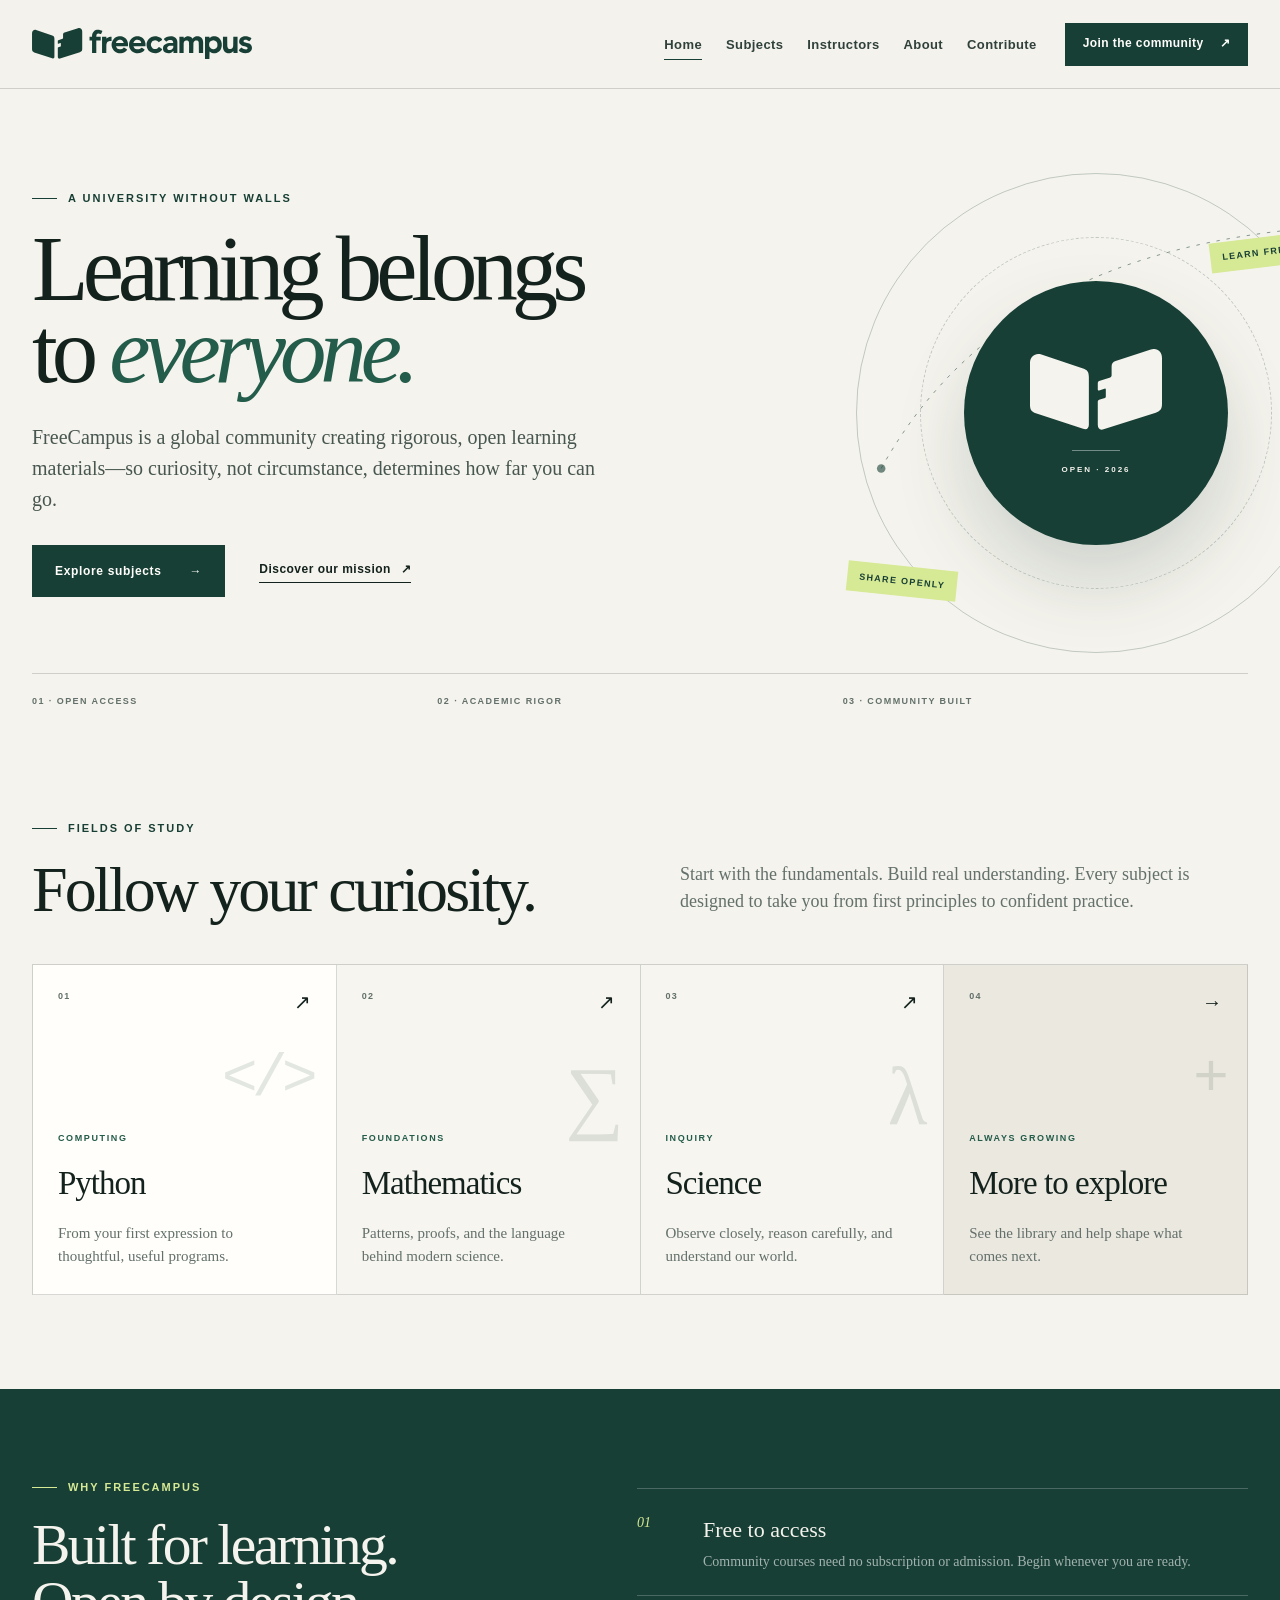
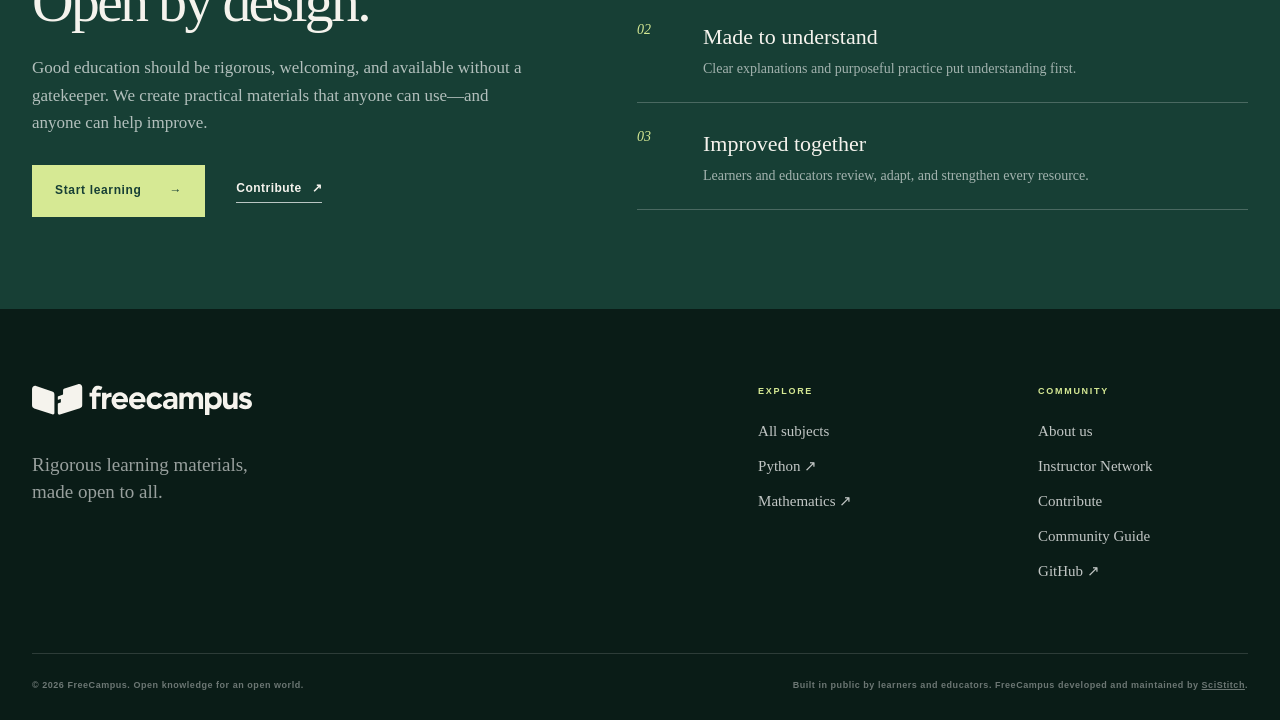
<file: index.html>
<!doctype html>
<html lang="en">
  <head>
    <meta charset="utf-8">
    <meta name="viewport" content="width=device-width, initial-scale=1">
    <meta name="description" content="FreeCampus is a global community creating rigorous, open learning materials in Python, mathematics, science, and more.">
    <meta name="theme-color" content="#f4f2eb">
    <meta property="og:type" content="website">
    <meta property="og:title" content="FreeCampus — Learning belongs to everyone">
    <meta property="og:description" content="FreeCampus is a global community creating rigorous, open learning materials in Python, mathematics, science, and more.">
    <title>FreeCampus — Learning belongs to everyone</title>
    <link rel="icon" href="assets/images/favicon.svg" type="image/svg+xml">
    
      <link rel="stylesheet" href="assets/stylesheets/main.css">
    
  </head>
  <body class="home">
    <a class="skip-link" href="#main-content">Skip to content</a>

    <header class="site-header" data-header>
      <div class="shell nav-shell">
        <a class="brand" href="." aria-label="FreeCampus home">
          <svg class="brand-logo" viewBox="0 0 1297 183" width="220" height="31" aria-hidden="true" focusable="false">
            <use href="assets/images/brand.svg#logo"></use>
          </svg>
        </a>

        <button class="nav-toggle" type="button" aria-expanded="false" aria-controls="site-navigation" data-nav-toggle>
          <span class="sr-only">Open menu</span>
          <span></span><span></span>
        </button>

        <nav class="site-nav" id="site-navigation" aria-label="Main navigation" data-navigation>
          <ul>
            
              <li>
                
                  <a href="." class="active" aria-current="page">Home</a>
                
              </li>
            
              <li>
                
                  <a href="subjects/">Subjects</a>
                
              </li>
            
              <li>
                
                  <a href="instructors/">Instructors</a>
                
              </li>
            
              <li>
                
                  <a href="about/">About</a>
                
              </li>
            
              <li>
                
                  <a href="contribute/">Contribute</a>
                
              </li>
            
          </ul>
          <a class="nav-cta" href="contribute/">Join the community <span aria-hidden="true">↗</span></a>
        </nav>
      </div>
    </header>

    <main id="main-content">
      

      <div class="">
        
        <article class="">
          <section class="hero">
  <div class="shell hero-grid">
    <div class="hero-copy">
      <p class="eyebrow">A university without walls</p>
      <h1>Learning belongs<br>to <em>everyone.</em></h1>
      <p class="hero-intro">FreeCampus is a global community creating rigorous, open learning materials—so curiosity, not circumstance, determines how far you can go.</p>
      <div class="hero-actions">
        <a class="button button-primary" href="subjects/">Explore subjects <span aria-hidden="true">→</span></a>
        <a class="text-link" href="about/">Discover our mission <span aria-hidden="true">↗</span></a>
      </div>
    </div>

    <div class="hero-art" aria-hidden="true">
      <div class="orbital orbital-one"></div>
      <div class="orbital orbital-two"></div>
      <div class="hero-seal">
        <svg class="seal-logo" viewBox="0 0 296 182" width="132" height="81" focusable="false">
          <use href="assets/images/brand.svg#symbol"></use>
        </svg>
        <span class="seal-rule"></span>
        <span class="seal-year">OPEN · 2026</span>
      </div>
      <span class="art-label art-label-one">Learn freely</span>
      <span class="art-label art-label-two">Share openly</span>
      <svg class="art-curve" viewBox="0 0 610 610" fill="none">
        <path d="M53 370C147 201 310 107 568 87" stroke="currentColor" stroke-width="1" stroke-dasharray="4 8"/>
        <circle cx="53" cy="370" r="5" fill="currentColor"/>
        <circle cx="568" cy="87" r="5" fill="currentColor"/>
      </svg>
    </div>
  </div>
  <div class="shell hero-index" aria-label="FreeCampus principles">
    <span>01 · Open access</span>
    <span>02 · Academic rigor</span>
    <span>03 · Community built</span>
  </div>
</section>

<section class="section subjects-preview">
  <div class="shell">
    <div class="section-heading">
      <div>
        <p class="eyebrow">Fields of study</p>
        <h2>Follow your curiosity.</h2>
      </div>
      <p>Start with the fundamentals. Build real understanding. Every subject is designed to take you from first principles to confident practice.</p>
    </div>

    <div class="subject-grid">
      <a class="subject-card subject-featured" href="https://freecampus.org/python/" target="_blank" rel="noopener noreferrer">
        <span class="subject-number">01</span>
        <div class="subject-symbol" aria-hidden="true">&lt;/&gt;</div>
        <div class="subject-card-copy">
          <p>Computing</p>
          <h3>Python</h3>
          <span>From your first expression to thoughtful, useful programs.</span>
        </div>
        <span class="card-arrow" aria-hidden="true">↗</span>
      </a>

      <a class="subject-card" href="https://freecampus.org/math/" target="_blank" rel="noopener noreferrer">
        <span class="subject-number">02</span>
        <div class="subject-symbol subject-symbol-serif" aria-hidden="true">∑</div>
        <div class="subject-card-copy">
          <p>Foundations</p>
          <h3>Mathematics</h3>
          <span>Patterns, proofs, and the language behind modern science.</span>
        </div>
        <span class="card-arrow" aria-hidden="true">↗</span>
      </a>

      <a class="subject-card" href="subjects/#science">
        <span class="subject-number">03</span>
        <div class="subject-symbol subject-symbol-serif" aria-hidden="true">λ</div>
        <div class="subject-card-copy">
          <p>Inquiry</p>
          <h3>Science</h3>
          <span>Observe closely, reason carefully, and understand our world.</span>
        </div>
        <span class="card-arrow" aria-hidden="true">↗</span>
      </a>

      <a class="subject-card subject-more" href="subjects/">
        <span class="subject-number">04</span>
        <div class="subject-symbol" aria-hidden="true">+</div>
        <div class="subject-card-copy">
          <p>Always growing</p>
          <h3>More to explore</h3>
          <span>See the library and help shape what comes next.</span>
        </div>
        <span class="card-arrow" aria-hidden="true">→</span>
      </a>
    </div>
  </div>
</section>

<section class="compact-mission">
  <div class="shell mission-grid">
    <div class="mission-intro">
      <p class="eyebrow">Why FreeCampus</p>
      <h2>Built for learning.<br>Open by design.</h2>
      <p>Good education should be rigorous, welcoming, and available without a gatekeeper. We create practical materials that anyone can use—and anyone can help improve.</p>
      <div class="mission-actions">
        <a class="button button-light" href="subjects/">Start learning <span aria-hidden="true">→</span></a>
        <a class="text-link text-link-light" href="contribute/">Contribute <span aria-hidden="true">↗</span></a>
      </div>
    </div>

    <div class="mission-principles">
      <article>
        <span>01</span>
        <div><h3>Free to access</h3><p>Community courses need no subscription or admission. Begin whenever you are ready.</p></div>
      </article>
      <article>
        <span>02</span>
        <div><h3>Made to understand</h3><p>Clear explanations and purposeful practice put understanding first.</p></div>
      </article>
      <article>
        <span>03</span>
        <div><h3>Improved together</h3><p>Learners and educators review, adapt, and strengthen every resource.</p></div>
      </article>
    </div>
  </div>
</section>
        </article>
      </div>
    </main>

    <footer class="site-footer">
      <div class="shell footer-main">
        <div class="footer-statement">
          <a class="brand brand-footer" href="." aria-label="FreeCampus home">
            <svg class="brand-logo" viewBox="0 0 1297 183" width="220" height="31" aria-hidden="true" focusable="false">
              <use href="assets/images/brand.svg#logo"></use>
            </svg>
          </a>
          <p>Rigorous learning materials,<br>made open to all.</p>
        </div>
        <div class="footer-column">
          <h2>Explore</h2>
          <a href="subjects/">All subjects</a>
          <a href="https://freecampus.org/python/" target="_blank" rel="noopener noreferrer">Python <span aria-hidden="true">↗</span></a>
          <a href="https://freecampus.org/math/" target="_blank" rel="noopener noreferrer">Mathematics <span aria-hidden="true">↗</span></a>
        </div>
        <div class="footer-column">
          <h2>Community</h2>
          <a href="about/">About us</a>
          <a href="instructors/">Instructor Network</a>
          <a href="contribute/">Contribute</a>
          <a href="community-guide/">Community Guide</a>
          <a href="https://github.com/freecampus">GitHub <span aria-hidden="true">↗</span></a>
        </div>
      </div>
      <div class="shell footer-bottom">
        <p>© 2026 FreeCampus. Open knowledge for an open world.</p>
        <p>Built in public by learners and educators. FreeCampus developed and maintained by <a href="https://scistitch.com/">SciStitch</a>.</p>
      </div>
    </footer>

    <script>
      (() => {
        const button = document.querySelector('[data-nav-toggle]');
        const navigation = document.querySelector('[data-navigation]');
        if (!button || !navigation) return;

        button.addEventListener('click', () => {
          const open = button.getAttribute('aria-expanded') === 'true';
          button.setAttribute('aria-expanded', String(!open));
          navigation.classList.toggle('is-open', !open);
          document.body.classList.toggle('menu-open', !open);
        });
      })();
    </script>
  </body>
</html>
</file>
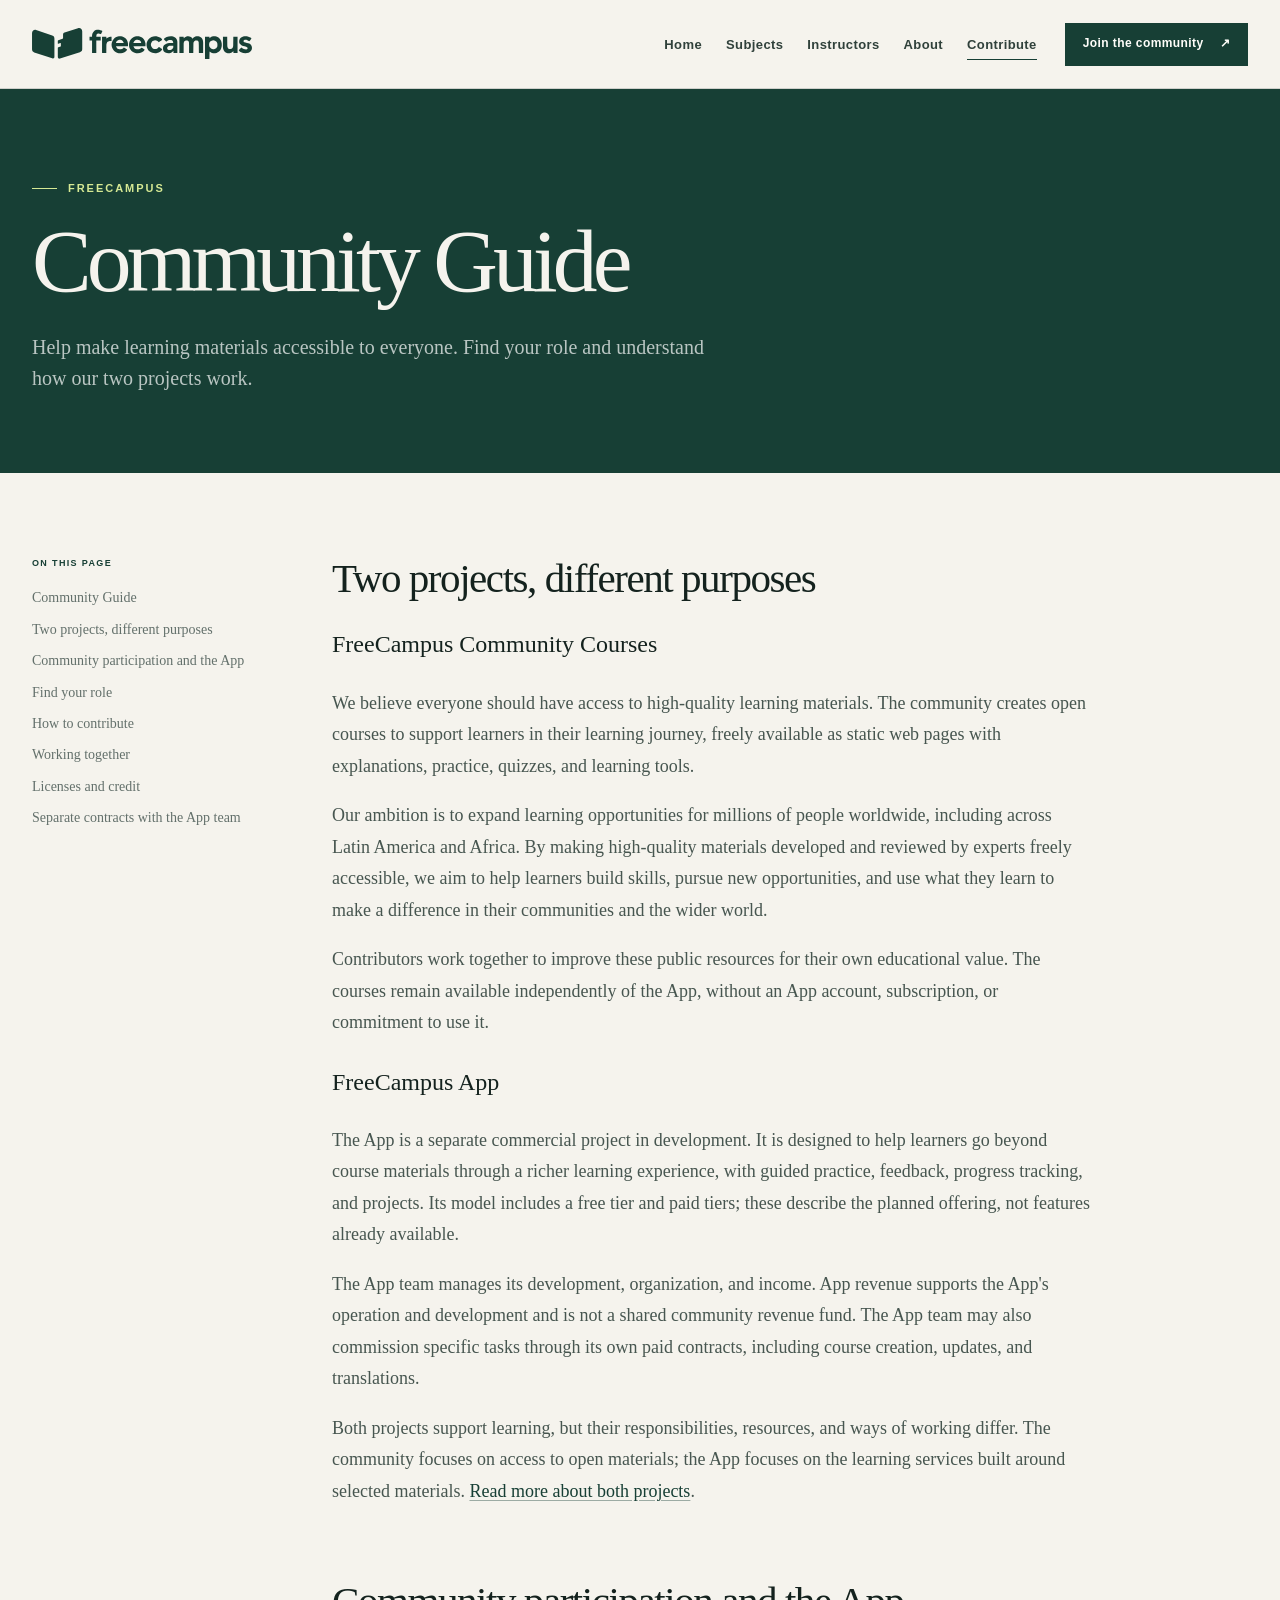
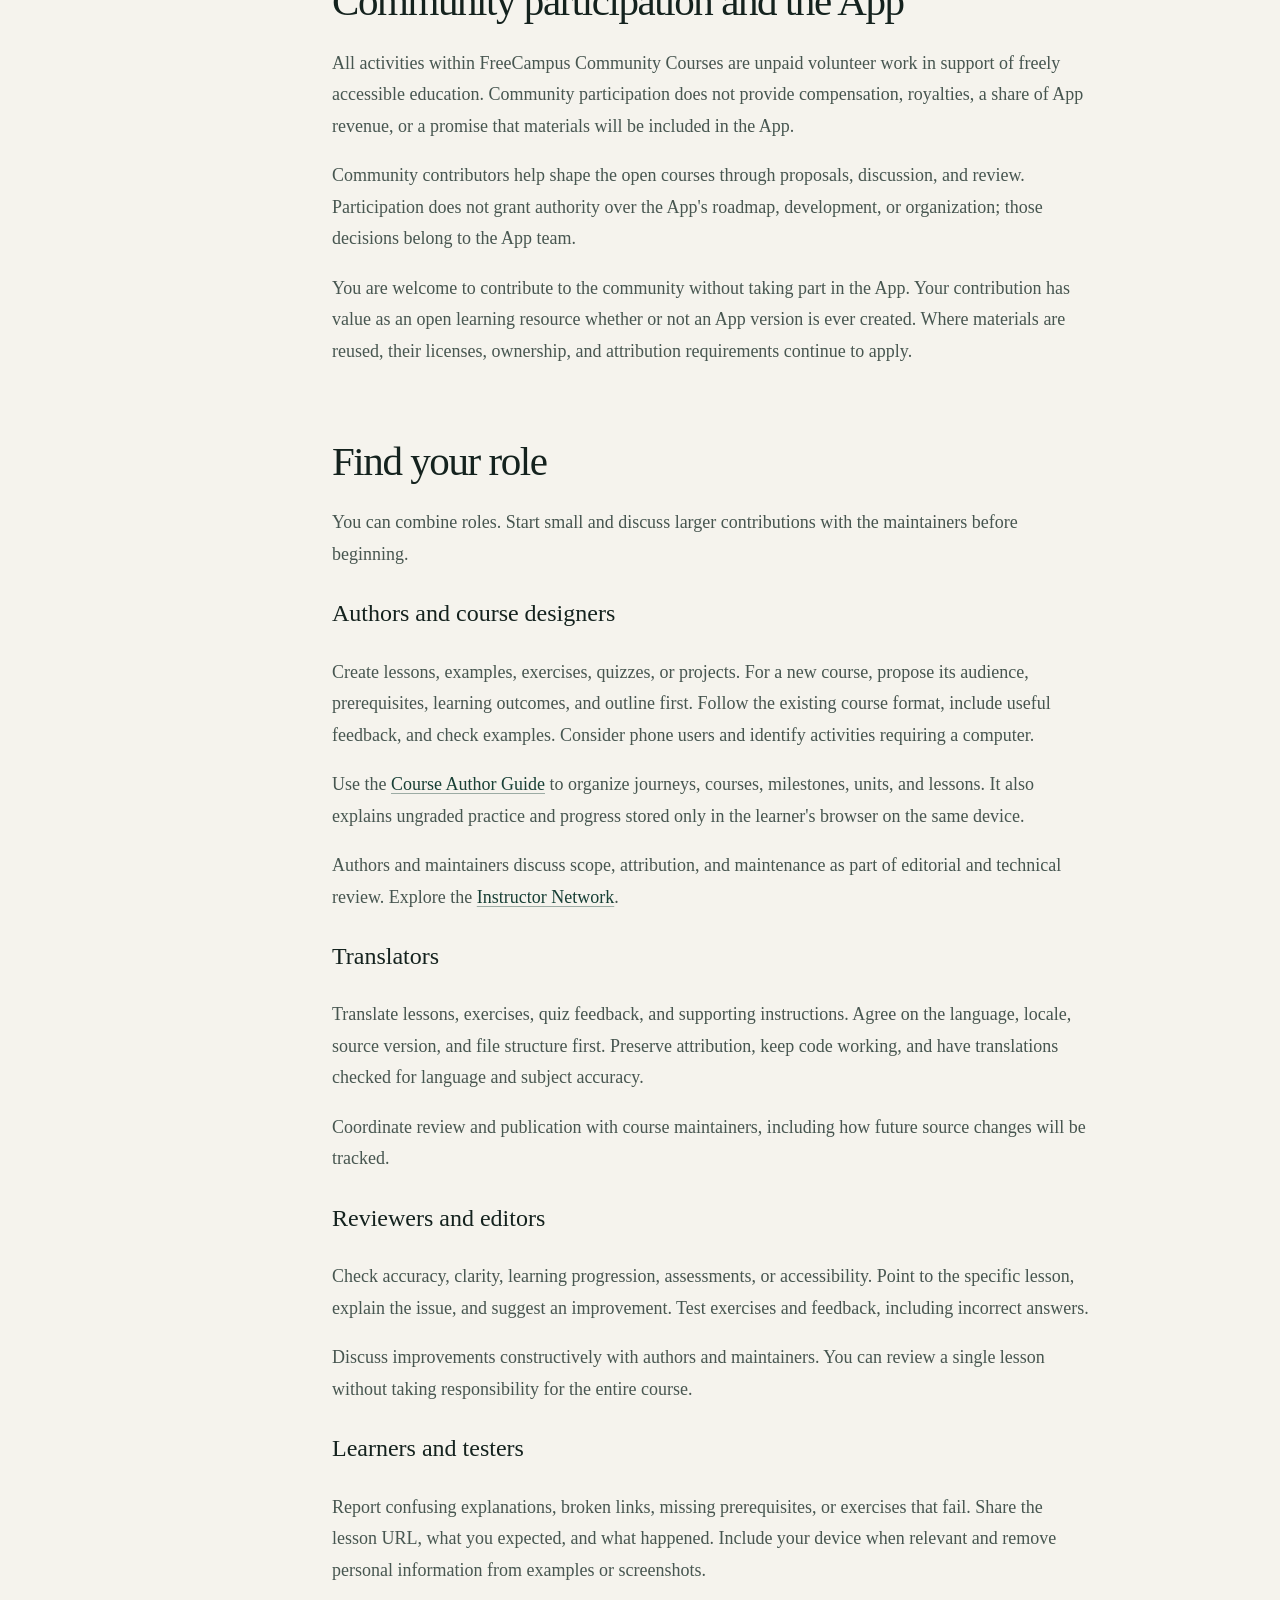
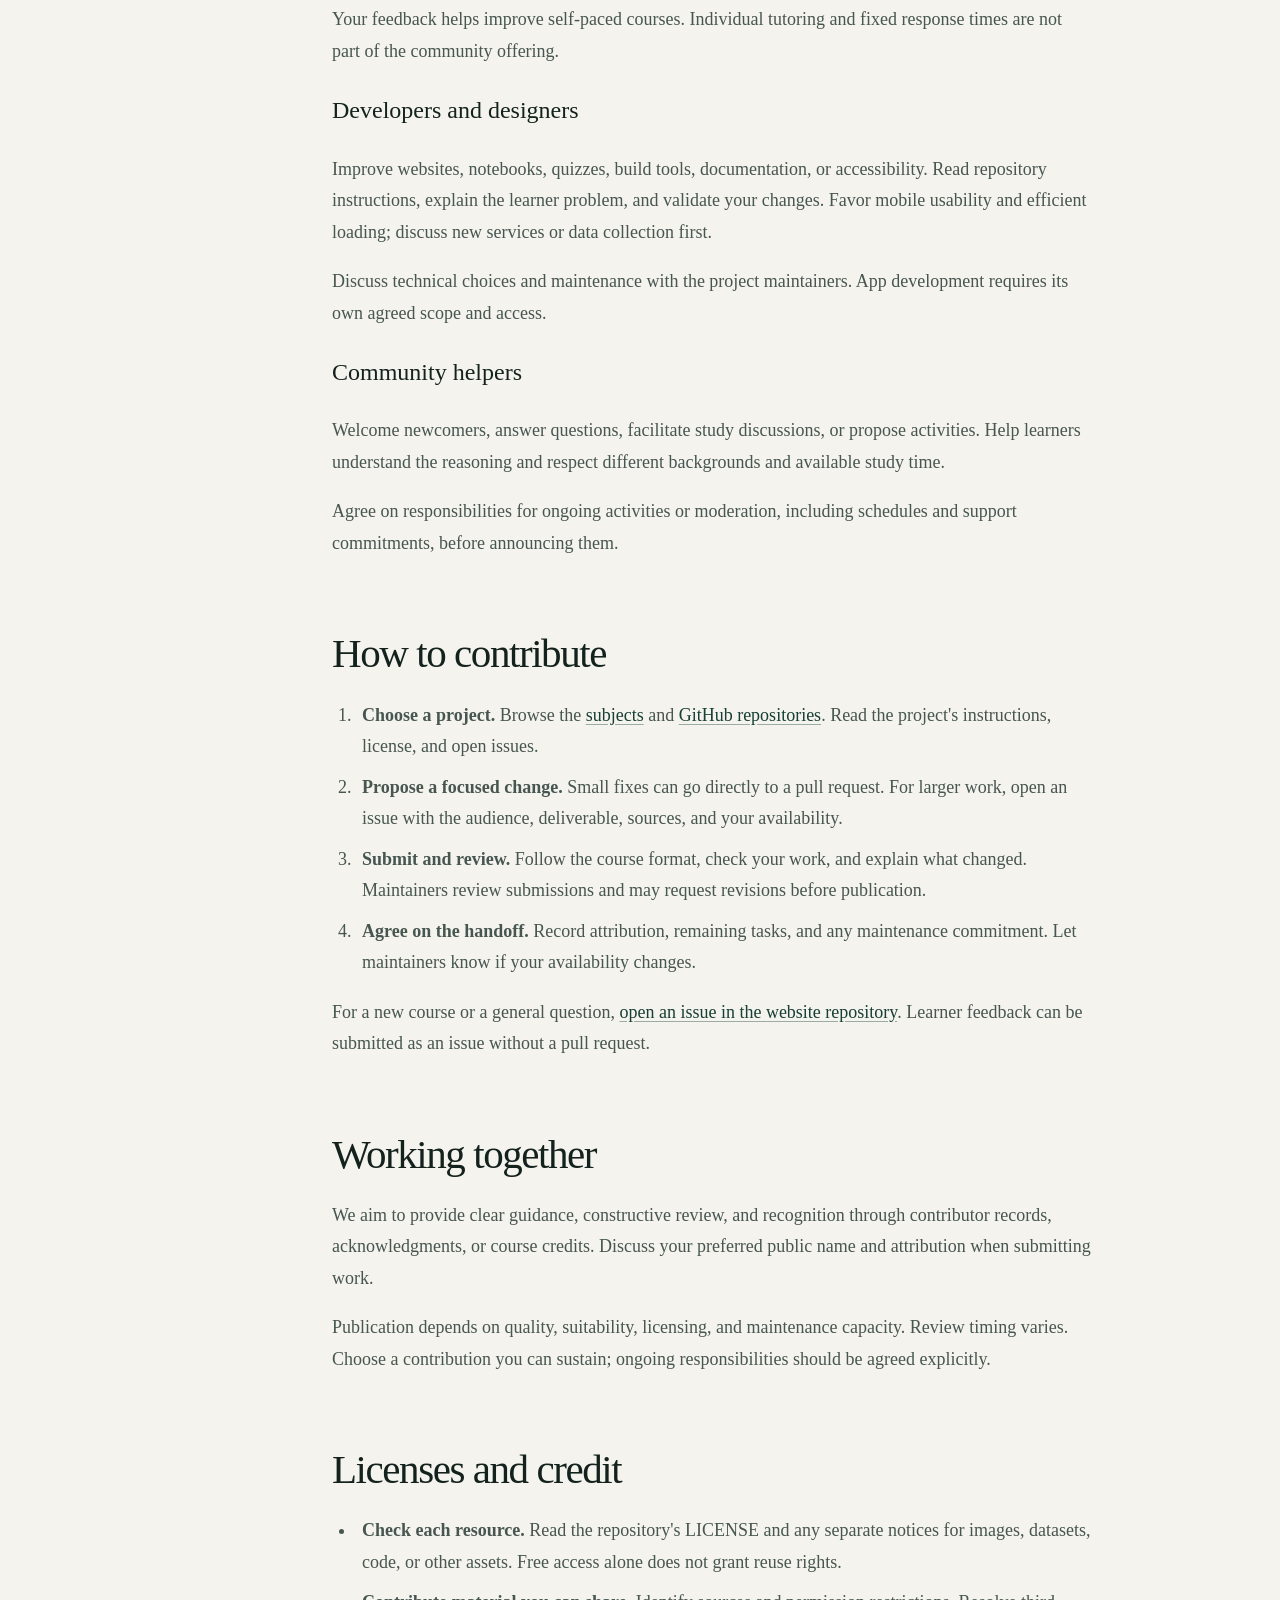
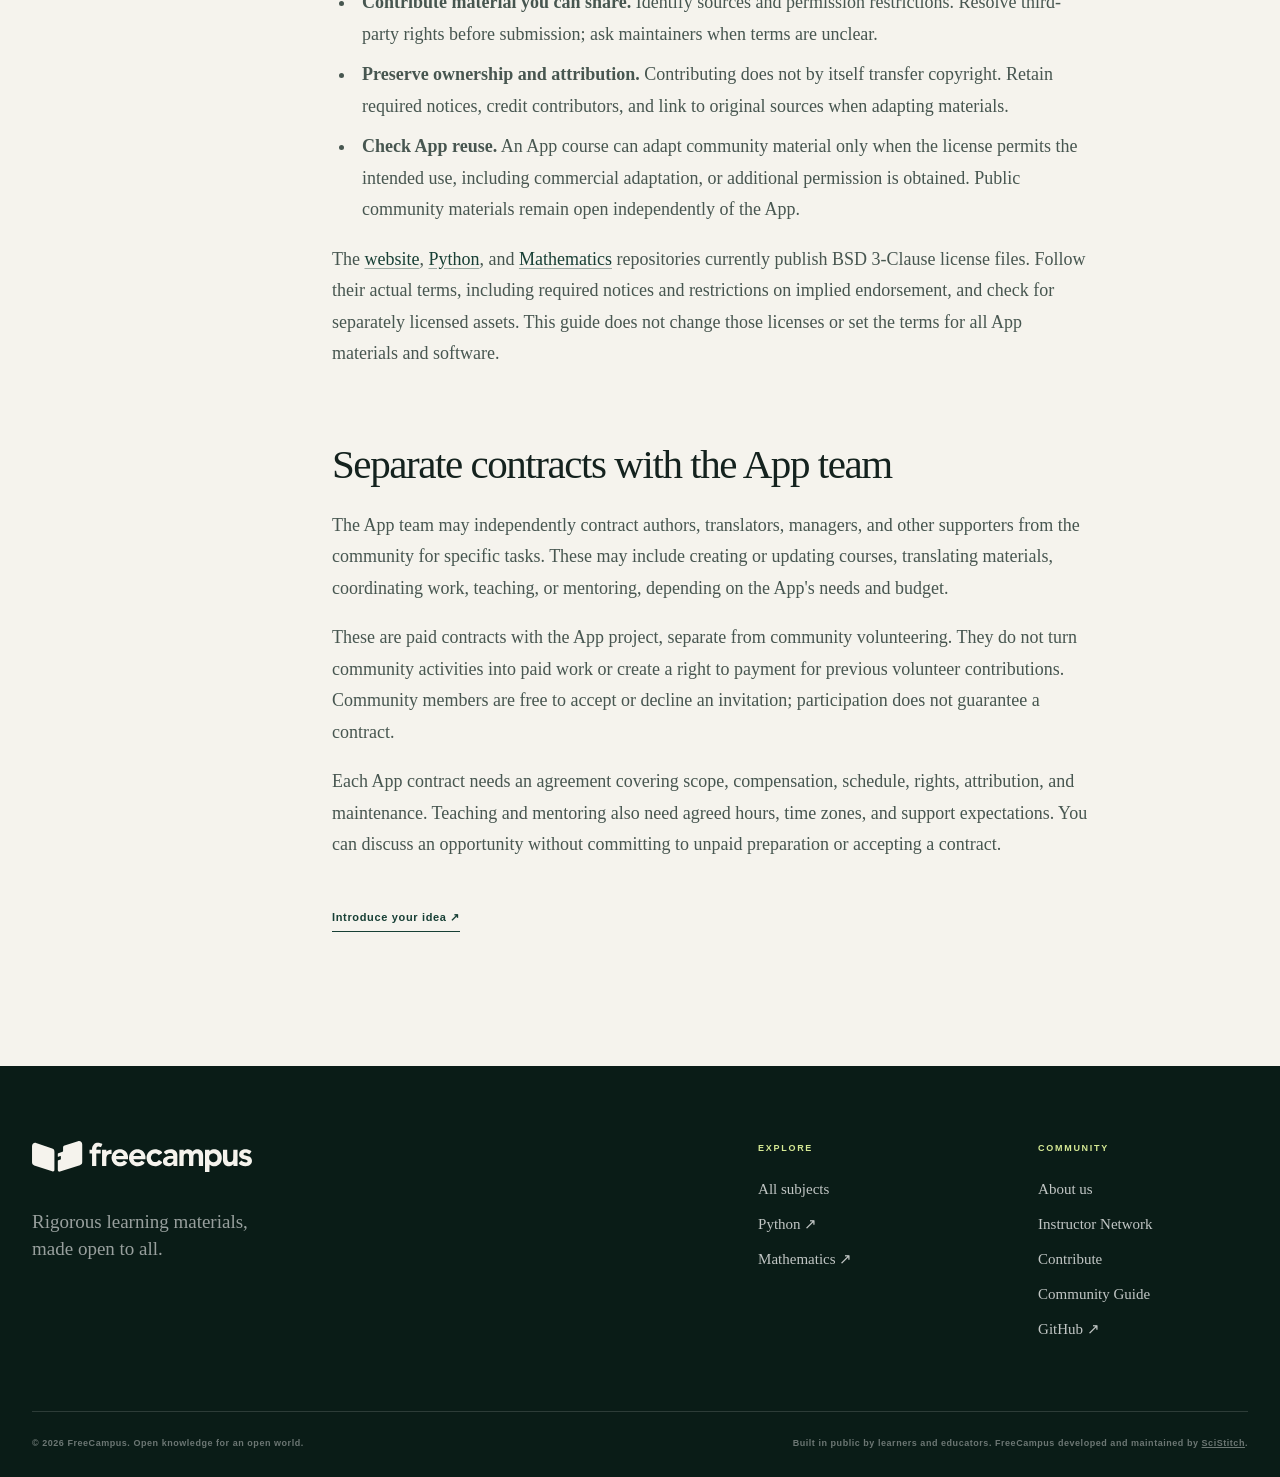
<file: community-guide/index.html>
<!doctype html>
<html lang="en">
  <head>
    <meta charset="utf-8">
    <meta name="viewport" content="width=device-width, initial-scale=1">
    <meta name="description" content="Community roles, contribution steps, licensing, and collaboration on FreeCampus App courses.">
    <meta name="theme-color" content="#f4f2eb">
    <meta property="og:type" content="website">
    <meta property="og:title" content="Community Guide · FreeCampus">
    <meta property="og:description" content="Community roles, contribution steps, licensing, and collaboration on FreeCampus App courses.">
    <title>Community Guide · FreeCampus</title>
    <link rel="icon" href="../assets/images/favicon.svg" type="image/svg+xml">
    
      <link rel="stylesheet" href="../assets/stylesheets/main.css">
    
  </head>
  <body class="inner-page">
    <a class="skip-link" href="#main-content">Skip to content</a>

    <header class="site-header" data-header>
      <div class="shell nav-shell">
        <a class="brand" href=".." aria-label="FreeCampus home">
          <svg class="brand-logo" viewBox="0 0 1297 183" width="220" height="31" aria-hidden="true" focusable="false">
            <use href="../assets/images/brand.svg#logo"></use>
          </svg>
        </a>

        <button class="nav-toggle" type="button" aria-expanded="false" aria-controls="site-navigation" data-nav-toggle>
          <span class="sr-only">Open menu</span>
          <span></span><span></span>
        </button>

        <nav class="site-nav" id="site-navigation" aria-label="Main navigation" data-navigation>
          <ul>
            
              <li>
                
                  <a href="..">Home</a>
                
              </li>
            
              <li>
                
                  <a href="../subjects/">Subjects</a>
                
              </li>
            
              <li>
                
                  <a href="../instructors/">Instructors</a>
                
              </li>
            
              <li>
                
                  <a href="../about/">About</a>
                
              </li>
            
              <li>
                
                  <a href="../contribute/" class="active">Contribute</a>
                
              </li>
            
          </ul>
          <a class="nav-cta" href="../contribute/">Join the community <span aria-hidden="true">↗</span></a>
        </nav>
      </div>
    </header>

    <main id="main-content">
      
        <header class="page-masthead">
          <div class="shell page-masthead-inner">
            <p class="eyebrow">FreeCampus</p>
            <h1>Community Guide</h1>
            <p class="page-intro">Help make learning materials accessible to everyone. Find your role and understand how our two projects work.</p>
          </div>
        </header>
      

      <div class="shell prose-layout">
        
          <aside class="page-aside" aria-label="Section navigation">
            <span>On this page</span>
            <a href="#main-content">Community Guide</a>
            
              <a href="#two-projects-different-purposes">Two projects, different purposes</a>
            
              <a href="#community-participation-and-the-app">Community participation and the App</a>
            
              <a href="#find-your-role">Find your role</a>
            
              <a href="#how-to-contribute">How to contribute</a>
            
              <a href="#working-together">Working together</a>
            
              <a href="#licenses-and-credit">Licenses and credit</a>
            
              <a href="#separate-contracts-with-the-app-team">Separate contracts with the App team</a>
            
          </aside>
        
        <article class="prose">
          <h2 id="two-projects-different-purposes">Two projects, different purposes</h2>
<h3 id="freecampus-community-courses">FreeCampus Community Courses</h3>
<p>We believe everyone should have access to high-quality learning materials. The community creates open courses to support learners in their learning journey, freely available as static web pages with explanations, practice, quizzes, and learning tools.</p>
<p>Our ambition is to expand learning opportunities for millions of people worldwide, including across Latin America and Africa. By making high-quality materials developed and reviewed by experts freely accessible, we aim to help learners build skills, pursue new opportunities, and use what they learn to make a difference in their communities and the wider world.</p>
<p>Contributors work together to improve these public resources for their own educational value. The courses remain available independently of the App, without an App account, subscription, or commitment to use it.</p>
<h3 id="freecampus-app">FreeCampus App</h3>
<p>The App is a separate commercial project in development. It is designed to help learners go beyond course materials through a richer learning experience, with guided practice, feedback, progress tracking, and projects. Its model includes a free tier and paid tiers; these describe the planned offering, not features already available.</p>
<p>The App team manages its development, organization, and income. App revenue supports the App's operation and development and is not a shared community revenue fund. The App team may also commission specific tasks through its own paid contracts, including course creation, updates, and translations.</p>
<p>Both projects support learning, but their responsibilities, resources, and ways of working differ. The community focuses on access to open materials; the App focuses on the learning services built around selected materials. <a href="../about/">Read more about both projects</a>.</p>
<h2 id="community-participation-and-the-app">Community participation and the App</h2>
<p>All activities within FreeCampus Community Courses are unpaid volunteer work in support of freely accessible education. Community participation does not provide compensation, royalties, a share of App revenue, or a promise that materials will be included in the App.</p>
<p>Community contributors help shape the open courses through proposals, discussion, and review. Participation does not grant authority over the App's roadmap, development, or organization; those decisions belong to the App team.</p>
<p>You are welcome to contribute to the community without taking part in the App. Your contribution has value as an open learning resource whether or not an App version is ever created. Where materials are reused, their licenses, ownership, and attribution requirements continue to apply.</p>
<h2 id="find-your-role">Find your role</h2>
<p>You can combine roles. Start small and discuss larger contributions with the maintainers before beginning.</p>
<h3 id="authors-and-course-designers">Authors and course designers</h3>
<p>Create lessons, examples, exercises, quizzes, or projects. For a new course, propose its audience, prerequisites, learning outcomes, and outline first. Follow the existing course format, include useful feedback, and check examples. Consider phone users and identify activities requiring a computer.</p>
<p>Use the <a href="../course-author-guide/">Course Author Guide</a> to organize journeys, courses, milestones, units, and lessons. It also explains ungraded practice and progress stored only in the learner's browser on the same device.</p>
<p>Authors and maintainers discuss scope, attribution, and maintenance as part of editorial and technical review. Explore the <a href="../instructors/">Instructor Network</a>.</p>
<h3 id="translators">Translators</h3>
<p>Translate lessons, exercises, quiz feedback, and supporting instructions. Agree on the language, locale, source version, and file structure first. Preserve attribution, keep code working, and have translations checked for language and subject accuracy.</p>
<p>Coordinate review and publication with course maintainers, including how future source changes will be tracked.</p>
<h3 id="reviewers-and-editors">Reviewers and editors</h3>
<p>Check accuracy, clarity, learning progression, assessments, or accessibility. Point to the specific lesson, explain the issue, and suggest an improvement. Test exercises and feedback, including incorrect answers.</p>
<p>Discuss improvements constructively with authors and maintainers. You can review a single lesson without taking responsibility for the entire course.</p>
<h3 id="learners-and-testers">Learners and testers</h3>
<p>Report confusing explanations, broken links, missing prerequisites, or exercises that fail. Share the lesson URL, what you expected, and what happened. Include your device when relevant and remove personal information from examples or screenshots.</p>
<p>Your feedback helps improve self-paced courses. Individual tutoring and fixed response times are not part of the community offering.</p>
<h3 id="developers-and-designers">Developers and designers</h3>
<p>Improve websites, notebooks, quizzes, build tools, documentation, or accessibility. Read repository instructions, explain the learner problem, and validate your changes. Favor mobile usability and efficient loading; discuss new services or data collection first.</p>
<p>Discuss technical choices and maintenance with the project maintainers. App development requires its own agreed scope and access.</p>
<h3 id="community-helpers">Community helpers</h3>
<p>Welcome newcomers, answer questions, facilitate study discussions, or propose activities. Help learners understand the reasoning and respect different backgrounds and available study time.</p>
<p>Agree on responsibilities for ongoing activities or moderation, including schedules and support commitments, before announcing them.</p>
<h2 id="how-to-contribute">How to contribute</h2>
<ol>
<li><strong>Choose a project.</strong> Browse the <a href="../subjects/">subjects</a> and <a href="https://github.com/freecampus">GitHub repositories</a>. Read the project's instructions, license, and open issues.</li>
<li><strong>Propose a focused change.</strong> Small fixes can go directly to a pull request. For larger work, open an issue with the audience, deliverable, sources, and your availability.</li>
<li><strong>Submit and review.</strong> Follow the course format, check your work, and explain what changed. Maintainers review submissions and may request revisions before publication.</li>
<li><strong>Agree on the handoff.</strong> Record attribution, remaining tasks, and any maintenance commitment. Let maintainers know if your availability changes.</li>
</ol>
<p>For a new course or a general question, <a href="https://github.com/freecampus/freecampus.github.io/issues/new">open an issue in the website repository</a>. Learner feedback can be submitted as an issue without a pull request.</p>
<h2 id="working-together">Working together</h2>
<p>We aim to provide clear guidance, constructive review, and recognition through contributor records, acknowledgments, or course credits. Discuss your preferred public name and attribution when submitting work.</p>
<p>Publication depends on quality, suitability, licensing, and maintenance capacity. Review timing varies. Choose a contribution you can sustain; ongoing responsibilities should be agreed explicitly.</p>
<h2 id="licenses-and-credit">Licenses and credit</h2>
<ul>
<li><strong>Check each resource.</strong> Read the repository's LICENSE and any separate notices for images, datasets, code, or other assets. Free access alone does not grant reuse rights.</li>
<li><strong>Contribute material you can share.</strong> Identify sources and permission restrictions. Resolve third-party rights before submission; ask maintainers when terms are unclear.</li>
<li><strong>Preserve ownership and attribution.</strong> Contributing does not by itself transfer copyright. Retain required notices, credit contributors, and link to original sources when adapting materials.</li>
<li><strong>Check App reuse.</strong> An App course can adapt community material only when the license permits the intended use, including commercial adaptation, or additional permission is obtained. Public community materials remain open independently of the App.</li>
</ul>
<p>The <a href="https://github.com/freecampus/freecampus.github.io/blob/main/LICENSE">website</a>, <a href="https://github.com/freecampus/python/blob/main/LICENSE">Python</a>, and <a href="https://github.com/freecampus/math/blob/main/LICENSE">Mathematics</a> repositories currently publish BSD 3-Clause license files. Follow their actual terms, including required notices and restrictions on implied endorsement, and check for separately licensed assets. This guide does not change those licenses or set the terms for all App materials and software.</p>
<h2 id="separate-contracts-with-the-app-team">Separate contracts with the App team</h2>
<p>The App team may independently contract authors, translators, managers, and other supporters from the community for specific tasks. These may include creating or updating courses, translating materials, coordinating work, teaching, or mentoring, depending on the App's needs and budget.</p>
<p>These are paid contracts with the App project, separate from community volunteering. They do not turn community activities into paid work or create a right to payment for previous volunteer contributions. Community members are free to accept or decline an invitation; participation does not guarantee a contract.</p>
<p>Each App contract needs an agreement covering scope, compensation, schedule, rights, attribution, and maintenance. Teaching and mentoring also need agreed hours, time zones, and support expectations. You can discuss an opportunity without committing to unpaid preparation or accepting a contract.</p>
<p><a class="inline-action" href="https://github.com/freecampus/freecampus.github.io/issues/new?title=Community%20collaboration">Introduce your idea ↗</a></p>
        </article>
      </div>
    </main>

    <footer class="site-footer">
      <div class="shell footer-main">
        <div class="footer-statement">
          <a class="brand brand-footer" href=".." aria-label="FreeCampus home">
            <svg class="brand-logo" viewBox="0 0 1297 183" width="220" height="31" aria-hidden="true" focusable="false">
              <use href="../assets/images/brand.svg#logo"></use>
            </svg>
          </a>
          <p>Rigorous learning materials,<br>made open to all.</p>
        </div>
        <div class="footer-column">
          <h2>Explore</h2>
          <a href="../subjects/">All subjects</a>
          <a href="https://freecampus.org/python/" target="_blank" rel="noopener noreferrer">Python <span aria-hidden="true">↗</span></a>
          <a href="https://freecampus.org/math/" target="_blank" rel="noopener noreferrer">Mathematics <span aria-hidden="true">↗</span></a>
        </div>
        <div class="footer-column">
          <h2>Community</h2>
          <a href="../about/">About us</a>
          <a href="../instructors/">Instructor Network</a>
          <a href="../contribute/">Contribute</a>
          <a href="./">Community Guide</a>
          <a href="https://github.com/freecampus">GitHub <span aria-hidden="true">↗</span></a>
        </div>
      </div>
      <div class="shell footer-bottom">
        <p>© 2026 FreeCampus. Open knowledge for an open world.</p>
        <p>Built in public by learners and educators. FreeCampus developed and maintained by <a href="https://scistitch.com/">SciStitch</a>.</p>
      </div>
    </footer>

    <script>
      (() => {
        const button = document.querySelector('[data-nav-toggle]');
        const navigation = document.querySelector('[data-navigation]');
        if (!button || !navigation) return;

        button.addEventListener('click', () => {
          const open = button.getAttribute('aria-expanded') === 'true';
          button.setAttribute('aria-expanded', String(!open));
          navigation.classList.toggle('is-open', !open);
          document.body.classList.toggle('menu-open', !open);
        });
      })();
    </script>
  </body>
</html>
</file>
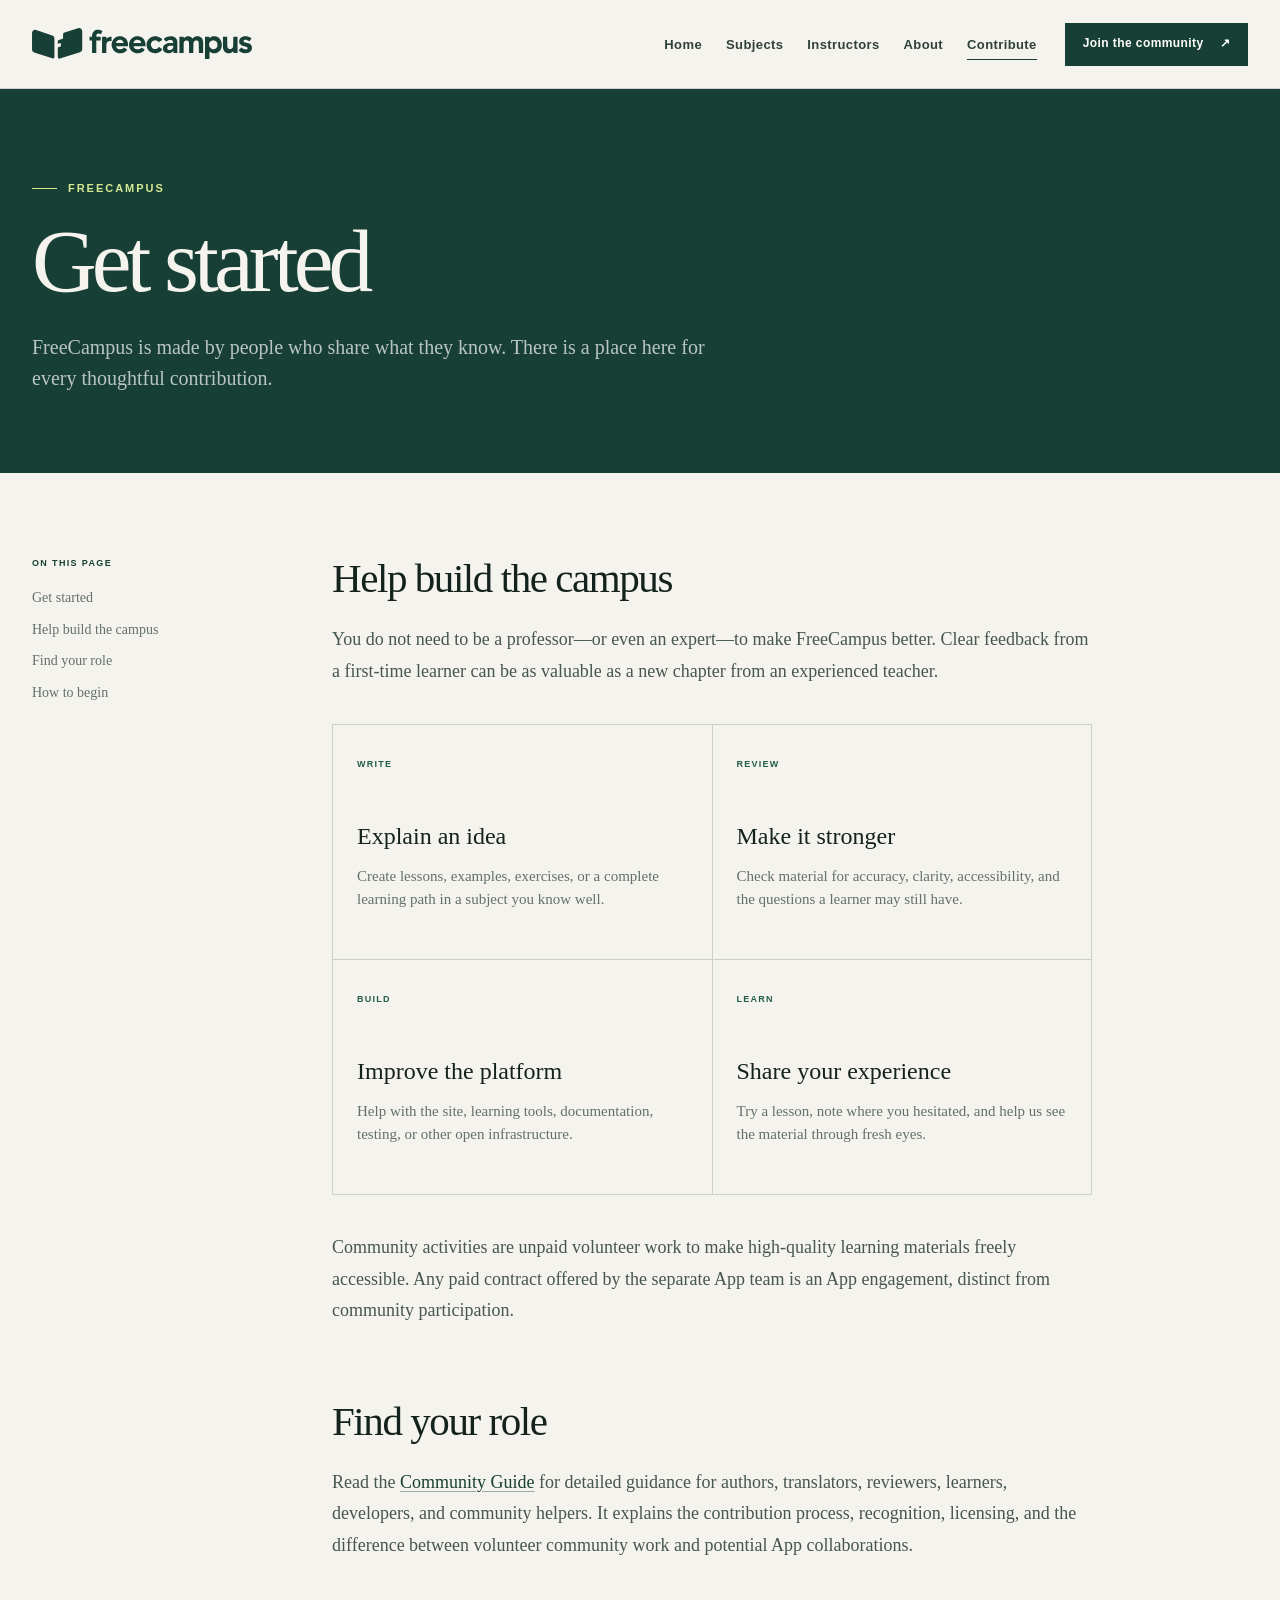
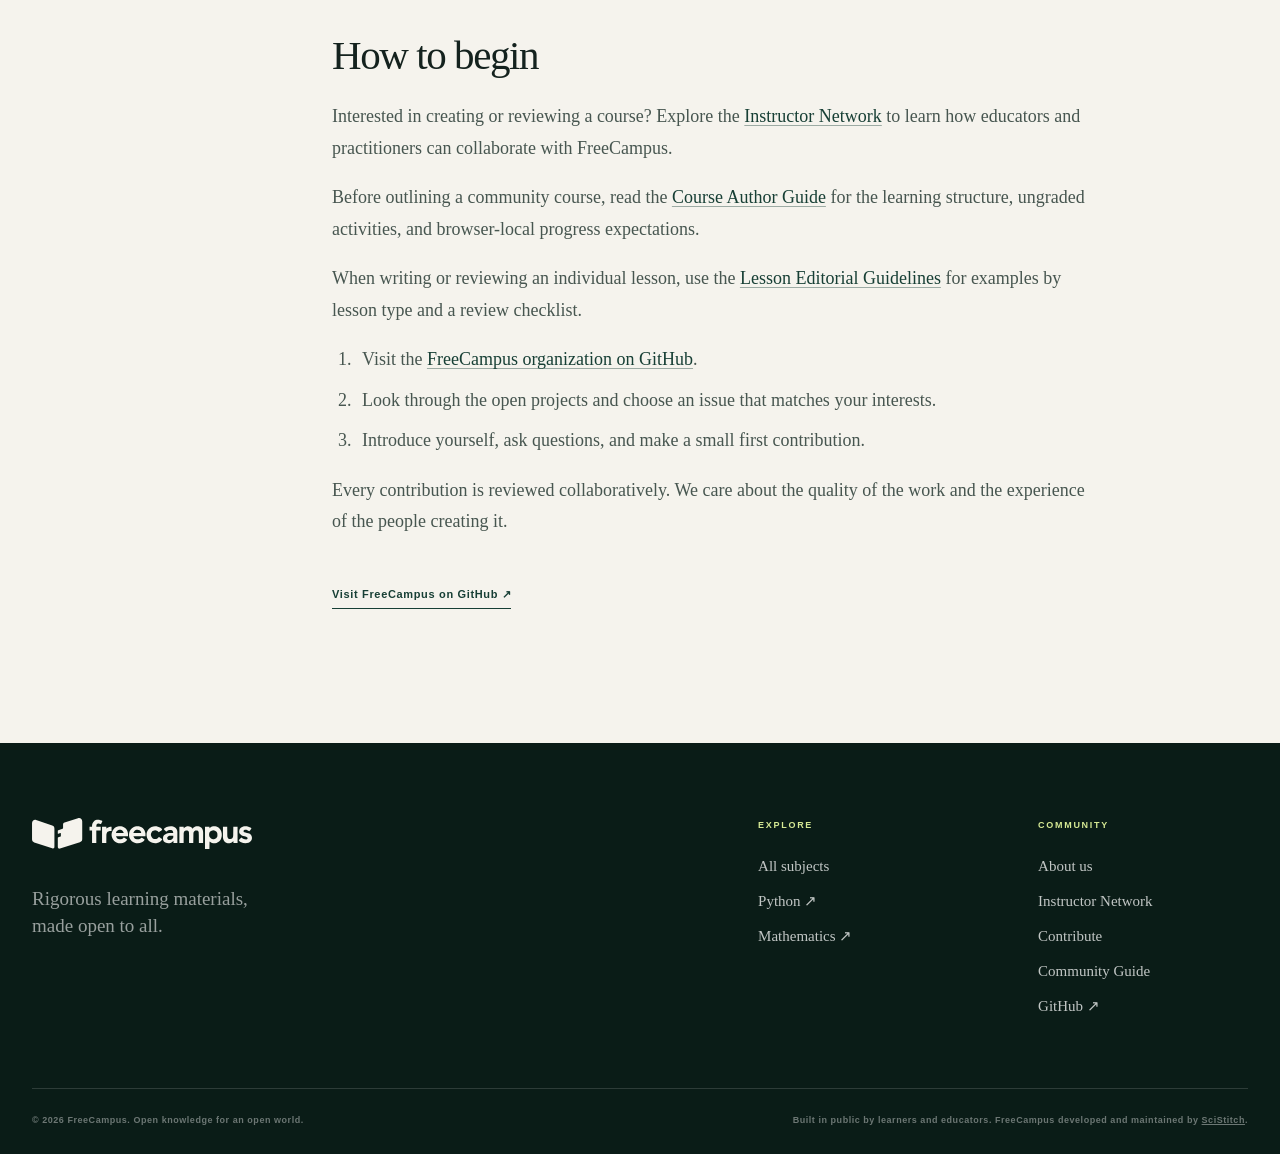
<file: contribute/index.html>
<!doctype html>
<html lang="en">
  <head>
    <meta charset="utf-8">
    <meta name="viewport" content="width=device-width, initial-scale=1">
    <meta name="description" content="Write, review, design, or build with the FreeCampus community.">
    <meta name="theme-color" content="#f4f2eb">
    <meta property="og:type" content="website">
    <meta property="og:title" content="Get started · FreeCampus">
    <meta property="og:description" content="Write, review, design, or build with the FreeCampus community.">
    <title>Get started · FreeCampus</title>
    <link rel="icon" href="../assets/images/favicon.svg" type="image/svg+xml">
    
      <link rel="stylesheet" href="../assets/stylesheets/main.css">
    
  </head>
  <body class="inner-page">
    <a class="skip-link" href="#main-content">Skip to content</a>

    <header class="site-header" data-header>
      <div class="shell nav-shell">
        <a class="brand" href=".." aria-label="FreeCampus home">
          <svg class="brand-logo" viewBox="0 0 1297 183" width="220" height="31" aria-hidden="true" focusable="false">
            <use href="../assets/images/brand.svg#logo"></use>
          </svg>
        </a>

        <button class="nav-toggle" type="button" aria-expanded="false" aria-controls="site-navigation" data-nav-toggle>
          <span class="sr-only">Open menu</span>
          <span></span><span></span>
        </button>

        <nav class="site-nav" id="site-navigation" aria-label="Main navigation" data-navigation>
          <ul>
            
              <li>
                
                  <a href="..">Home</a>
                
              </li>
            
              <li>
                
                  <a href="../subjects/">Subjects</a>
                
              </li>
            
              <li>
                
                  <a href="../instructors/">Instructors</a>
                
              </li>
            
              <li>
                
                  <a href="../about/">About</a>
                
              </li>
            
              <li>
                
                  <a href="./" class="active">Contribute</a>
                
              </li>
            
          </ul>
          <a class="nav-cta" href="./">Join the community <span aria-hidden="true">↗</span></a>
        </nav>
      </div>
    </header>

    <main id="main-content">
      
        <header class="page-masthead">
          <div class="shell page-masthead-inner">
            <p class="eyebrow">FreeCampus</p>
            <h1>Get started</h1>
            <p class="page-intro">FreeCampus is made by people who share what they know. There is a place here for every thoughtful contribution.</p>
          </div>
        </header>
      

      <div class="shell prose-layout">
        
          <aside class="page-aside" aria-label="Section navigation">
            <span>On this page</span>
            <a href="#main-content">Get started</a>
            
              <a href="#help-build-the-campus">Help build the campus</a>
            
              <a href="#find-your-role">Find your role</a>
            
              <a href="#how-to-begin">How to begin</a>
            
          </aside>
        
        <article class="prose">
          <h2 id="help-build-the-campus">Help build the campus</h2>
<p>You do not need to be a professor—or even an expert—to make FreeCampus better. Clear feedback from a first-time learner can be as valuable as a new chapter from an experienced teacher.</p>
<div class="contribution-grid">
  <div><span>Write</span><h3>Explain an idea</h3><p>Create lessons, examples, exercises, or a complete learning path in a subject you know well.</p></div>
  <div><span>Review</span><h3>Make it stronger</h3><p>Check material for accuracy, clarity, accessibility, and the questions a learner may still have.</p></div>
  <div><span>Build</span><h3>Improve the platform</h3><p>Help with the site, learning tools, documentation, testing, or other open infrastructure.</p></div>
  <div><span>Learn</span><h3>Share your experience</h3><p>Try a lesson, note where you hesitated, and help us see the material through fresh eyes.</p></div>
</div>

<p>Community activities are unpaid volunteer work to make high-quality learning materials freely accessible. Any paid contract offered by the separate App team is an App engagement, distinct from community participation.</p>
<h2 id="find-your-role">Find your role</h2>
<p>Read the <a href="../community-guide/">Community Guide</a> for detailed guidance for authors, translators, reviewers, learners, developers, and community helpers. It explains the contribution process, recognition, licensing, and the difference between volunteer community work and potential App collaborations.</p>
<h2 id="how-to-begin">How to begin</h2>
<p>Interested in creating or reviewing a course? Explore the <a href="../instructors/">Instructor Network</a> to learn how educators and practitioners can collaborate with FreeCampus.</p>
<p>Before outlining a community course, read the <a href="../course-author-guide/">Course Author Guide</a> for the learning structure, ungraded activities, and browser-local progress expectations.</p>
<p>When writing or reviewing an individual lesson, use the <a href="../lesson-editorial-guidelines/">Lesson Editorial Guidelines</a> for examples by lesson type and a review checklist.</p>
<ol>
<li>Visit the <a href="https://github.com/freecampus">FreeCampus organization on GitHub</a>.</li>
<li>Look through the open projects and choose an issue that matches your interests.</li>
<li>Introduce yourself, ask questions, and make a small first contribution.</li>
</ol>
<p>Every contribution is reviewed collaboratively. We care about the quality of the work and the experience of the people creating it.</p>
<p><a class="inline-action" href="https://github.com/freecampus">Visit FreeCampus on GitHub ↗</a></p>
        </article>
      </div>
    </main>

    <footer class="site-footer">
      <div class="shell footer-main">
        <div class="footer-statement">
          <a class="brand brand-footer" href=".." aria-label="FreeCampus home">
            <svg class="brand-logo" viewBox="0 0 1297 183" width="220" height="31" aria-hidden="true" focusable="false">
              <use href="../assets/images/brand.svg#logo"></use>
            </svg>
          </a>
          <p>Rigorous learning materials,<br>made open to all.</p>
        </div>
        <div class="footer-column">
          <h2>Explore</h2>
          <a href="../subjects/">All subjects</a>
          <a href="https://freecampus.org/python/" target="_blank" rel="noopener noreferrer">Python <span aria-hidden="true">↗</span></a>
          <a href="https://freecampus.org/math/" target="_blank" rel="noopener noreferrer">Mathematics <span aria-hidden="true">↗</span></a>
        </div>
        <div class="footer-column">
          <h2>Community</h2>
          <a href="../about/">About us</a>
          <a href="../instructors/">Instructor Network</a>
          <a href="./">Contribute</a>
          <a href="../community-guide/">Community Guide</a>
          <a href="https://github.com/freecampus">GitHub <span aria-hidden="true">↗</span></a>
        </div>
      </div>
      <div class="shell footer-bottom">
        <p>© 2026 FreeCampus. Open knowledge for an open world.</p>
        <p>Built in public by learners and educators. FreeCampus developed and maintained by <a href="https://scistitch.com/">SciStitch</a>.</p>
      </div>
    </footer>

    <script>
      (() => {
        const button = document.querySelector('[data-nav-toggle]');
        const navigation = document.querySelector('[data-navigation]');
        if (!button || !navigation) return;

        button.addEventListener('click', () => {
          const open = button.getAttribute('aria-expanded') === 'true';
          button.setAttribute('aria-expanded', String(!open));
          navigation.classList.toggle('is-open', !open);
          document.body.classList.toggle('menu-open', !open);
        });
      })();
    </script>
  </body>
</html>
</file>
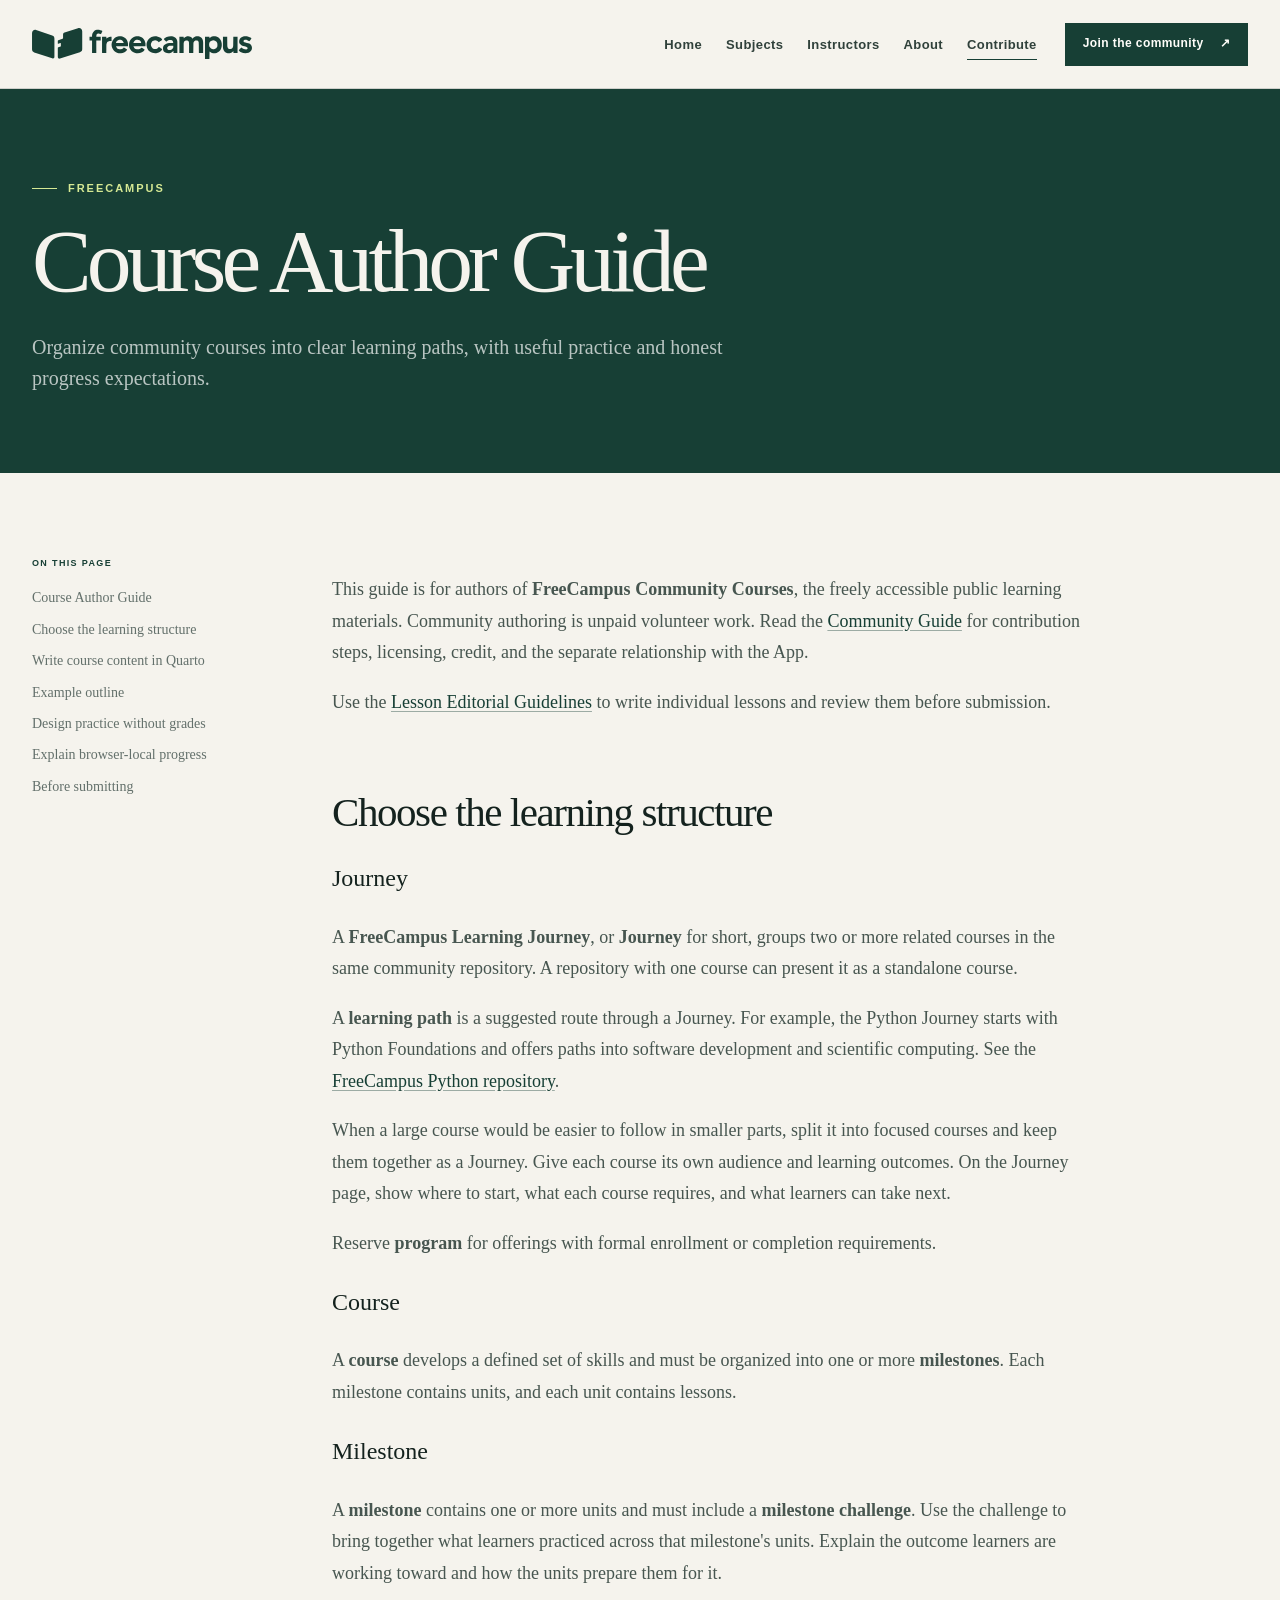
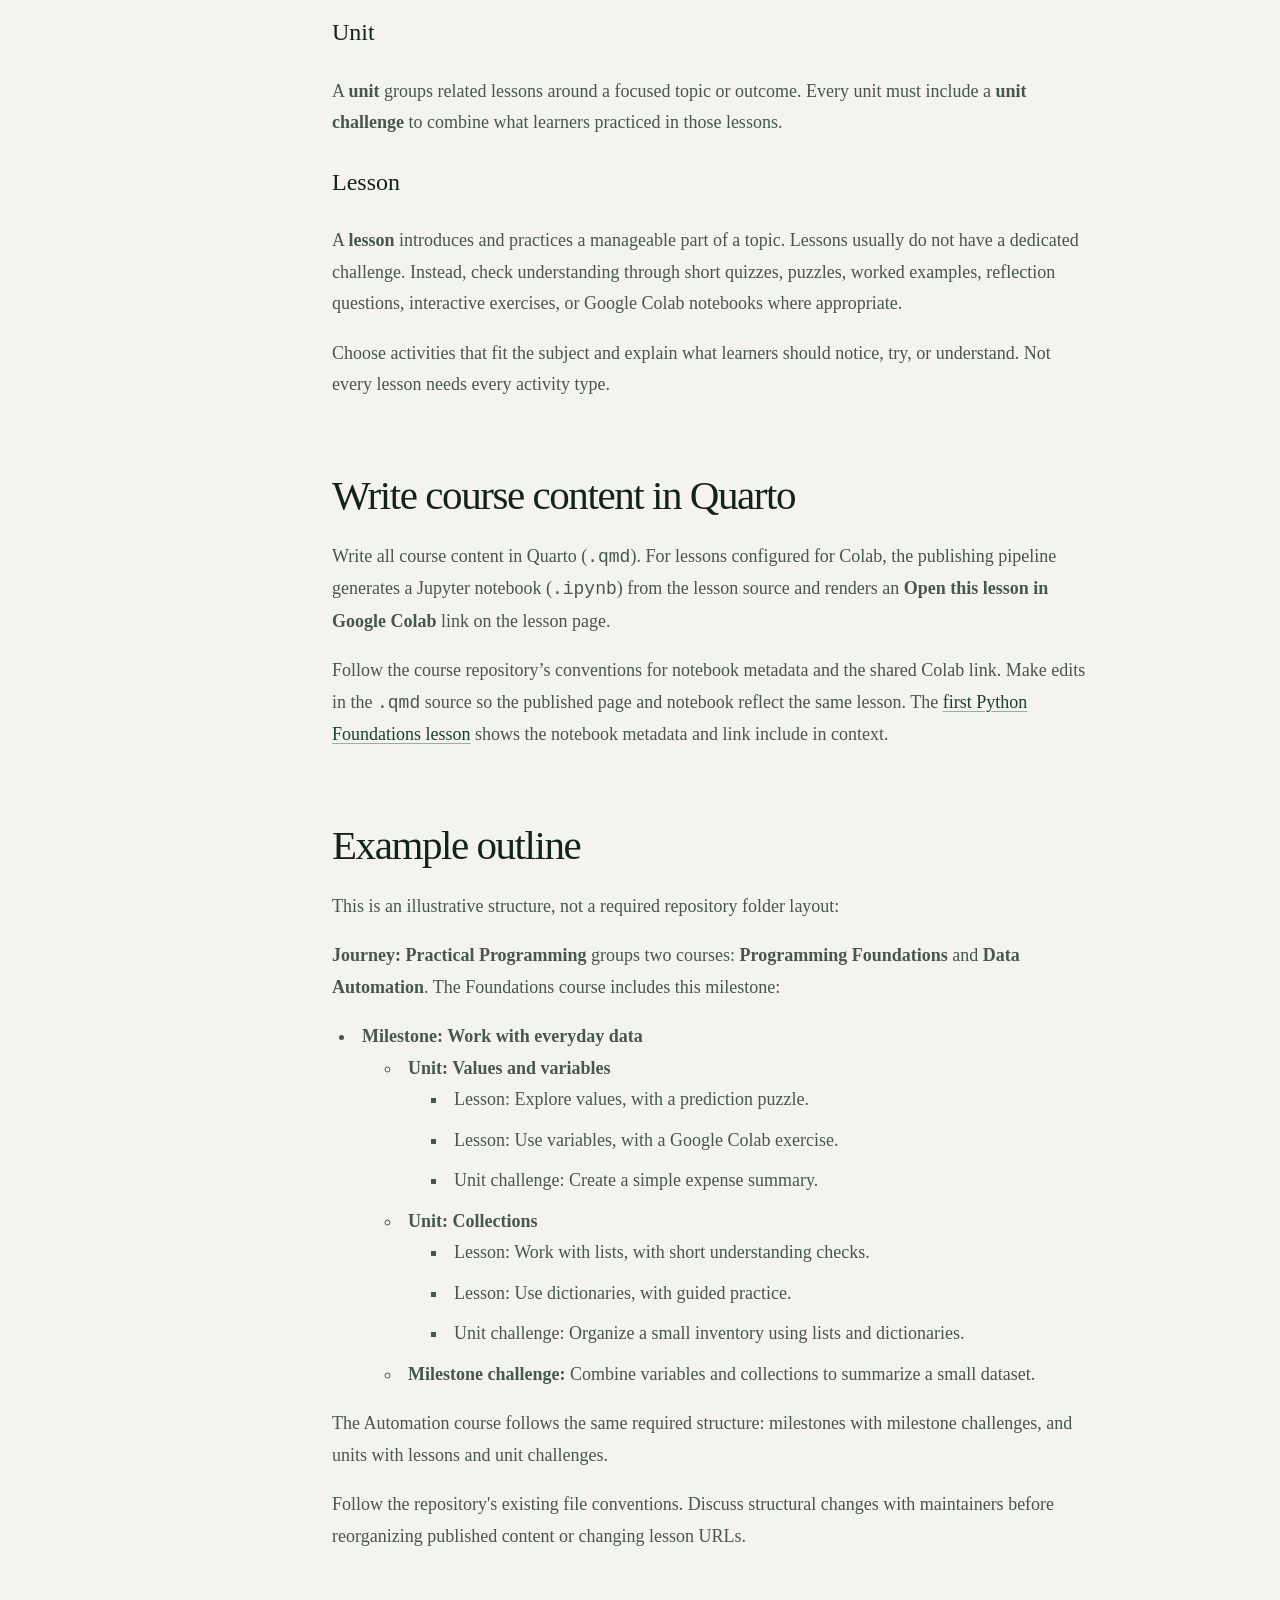
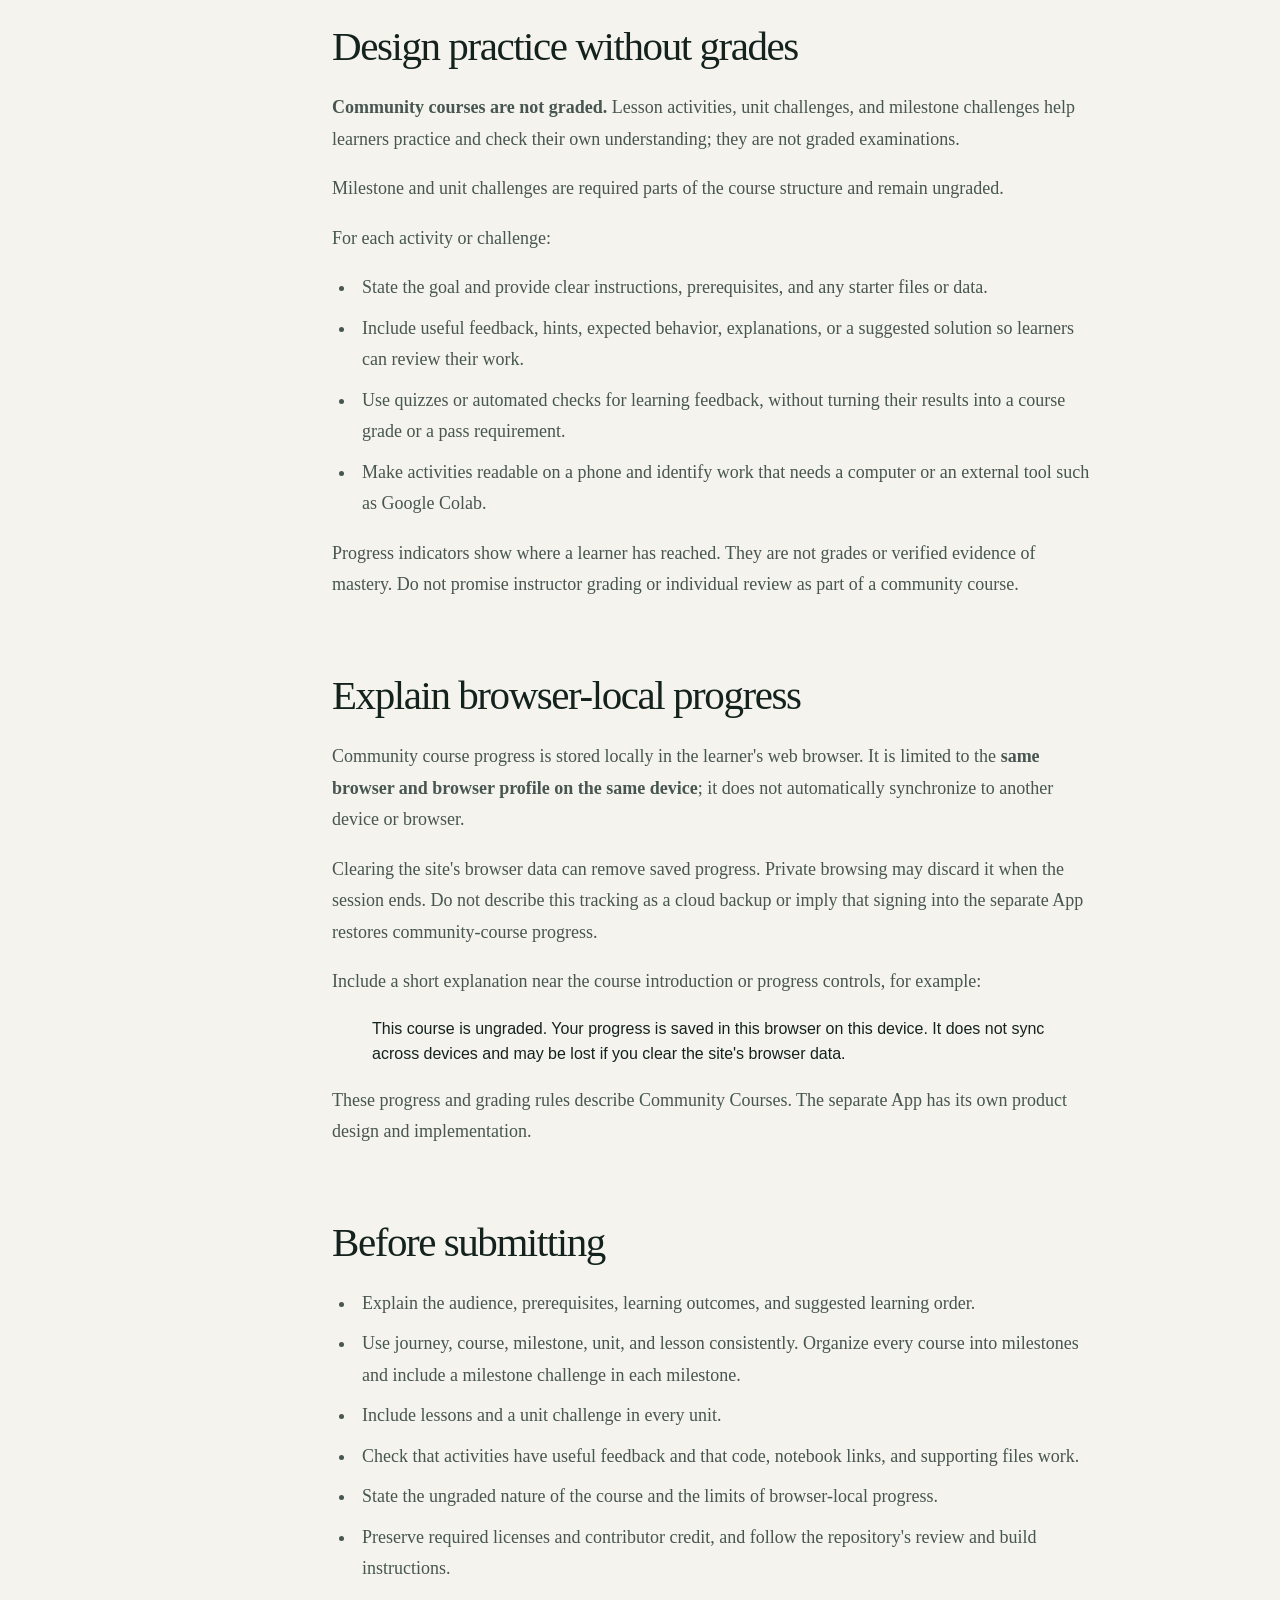
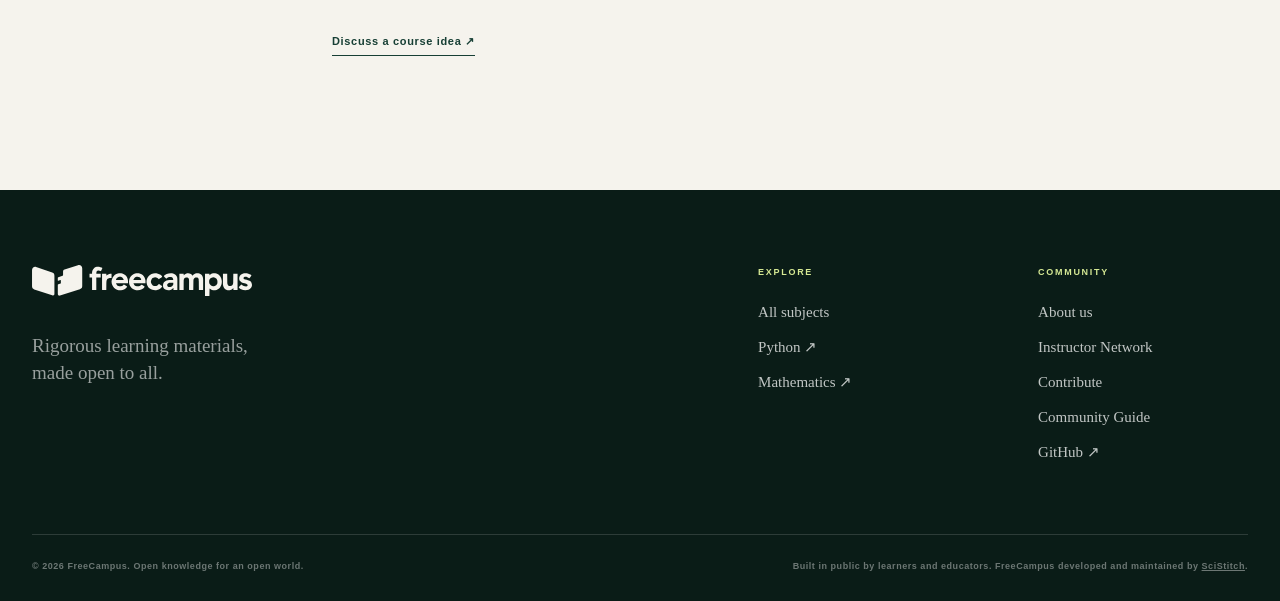
<file: course-author-guide/index.html>
<!doctype html>
<html lang="en">
  <head>
    <meta charset="utf-8">
    <meta name="viewport" content="width=device-width, initial-scale=1">
    <meta name="description" content="How to structure FreeCampus Community Courses into journeys, courses, milestones, units, and lessons, with ungraded practice and browser-local progress.">
    <meta name="theme-color" content="#f4f2eb">
    <meta property="og:type" content="website">
    <meta property="og:title" content="Course Author Guide · FreeCampus">
    <meta property="og:description" content="How to structure FreeCampus Community Courses into journeys, courses, milestones, units, and lessons, with ungraded practice and browser-local progress.">
    <title>Course Author Guide · FreeCampus</title>
    <link rel="icon" href="../assets/images/favicon.svg" type="image/svg+xml">
    
      <link rel="stylesheet" href="../assets/stylesheets/main.css">
    
  </head>
  <body class="inner-page">
    <a class="skip-link" href="#main-content">Skip to content</a>

    <header class="site-header" data-header>
      <div class="shell nav-shell">
        <a class="brand" href=".." aria-label="FreeCampus home">
          <svg class="brand-logo" viewBox="0 0 1297 183" width="220" height="31" aria-hidden="true" focusable="false">
            <use href="../assets/images/brand.svg#logo"></use>
          </svg>
        </a>

        <button class="nav-toggle" type="button" aria-expanded="false" aria-controls="site-navigation" data-nav-toggle>
          <span class="sr-only">Open menu</span>
          <span></span><span></span>
        </button>

        <nav class="site-nav" id="site-navigation" aria-label="Main navigation" data-navigation>
          <ul>
            
              <li>
                
                  <a href="..">Home</a>
                
              </li>
            
              <li>
                
                  <a href="../subjects/">Subjects</a>
                
              </li>
            
              <li>
                
                  <a href="../instructors/">Instructors</a>
                
              </li>
            
              <li>
                
                  <a href="../about/">About</a>
                
              </li>
            
              <li>
                
                  <a href="../contribute/" class="active">Contribute</a>
                
              </li>
            
          </ul>
          <a class="nav-cta" href="../contribute/">Join the community <span aria-hidden="true">↗</span></a>
        </nav>
      </div>
    </header>

    <main id="main-content">
      
        <header class="page-masthead">
          <div class="shell page-masthead-inner">
            <p class="eyebrow">FreeCampus</p>
            <h1>Course Author Guide</h1>
            <p class="page-intro">Organize community courses into clear learning paths, with useful practice and honest progress expectations.</p>
          </div>
        </header>
      

      <div class="shell prose-layout">
        
          <aside class="page-aside" aria-label="Section navigation">
            <span>On this page</span>
            <a href="#main-content">Course Author Guide</a>
            
              <a href="#choose-the-learning-structure">Choose the learning structure</a>
            
              <a href="#write-course-content-in-quarto">Write course content in Quarto</a>
            
              <a href="#example-outline">Example outline</a>
            
              <a href="#design-practice-without-grades">Design practice without grades</a>
            
              <a href="#explain-browser-local-progress">Explain browser-local progress</a>
            
              <a href="#before-submitting">Before submitting</a>
            
          </aside>
        
        <article class="prose">
          <p>This guide is for authors of <strong>FreeCampus Community Courses</strong>, the freely accessible public learning materials. Community authoring is unpaid volunteer work. Read the <a href="../community-guide/">Community Guide</a> for contribution steps, licensing, credit, and the separate relationship with the App.</p>
<p>Use the <a href="../lesson-editorial-guidelines/">Lesson Editorial Guidelines</a> to write individual lessons and review them before submission.</p>
<h2 id="choose-the-learning-structure">Choose the learning structure</h2>
<h3 id="journey">Journey</h3>
<p>A <strong>FreeCampus Learning Journey</strong>, or <strong>Journey</strong> for short, groups two or more related courses in the same community repository. A repository with one course can present it as a standalone course.</p>
<p>A <strong>learning path</strong> is a suggested route through a Journey. For example, the Python Journey starts with Python Foundations and offers paths into software development and scientific computing. See the <a href="https://github.com/freecampus/python">FreeCampus Python repository</a>.</p>
<p>When a large course would be easier to follow in smaller parts, split it into focused courses and keep them together as a Journey. Give each course its own audience and learning outcomes. On the Journey page, show where to start, what each course requires, and what learners can take next.</p>
<p>Reserve <strong>program</strong> for offerings with formal enrollment or completion requirements.</p>
<h3 id="course">Course</h3>
<p>A <strong>course</strong> develops a defined set of skills and must be organized into one or more <strong>milestones</strong>. Each milestone contains units, and each unit contains lessons.</p>
<h3 id="milestone">Milestone</h3>
<p>A <strong>milestone</strong> contains one or more units and must include a <strong>milestone challenge</strong>. Use the challenge to bring together what learners practiced across that milestone's units. Explain the outcome learners are working toward and how the units prepare them for it.</p>
<h3 id="unit">Unit</h3>
<p>A <strong>unit</strong> groups related lessons around a focused topic or outcome. Every unit must include a <strong>unit challenge</strong> to combine what learners practiced in those lessons.</p>
<h3 id="lesson">Lesson</h3>
<p>A <strong>lesson</strong> introduces and practices a manageable part of a topic. Lessons usually do not have a dedicated challenge. Instead, check understanding through short quizzes, puzzles, worked examples, reflection questions, interactive exercises, or Google Colab notebooks where appropriate.</p>
<p>Choose activities that fit the subject and explain what learners should notice, try, or understand. Not every lesson needs every activity type.</p>
<h2 id="write-course-content-in-quarto">Write course content in Quarto</h2>
<p>Write all course content in Quarto (<code>.qmd</code>). For lessons configured for Colab, the publishing pipeline generates a Jupyter notebook (<code>.ipynb</code>) from the lesson source and renders an <strong>Open this lesson in Google Colab</strong> link on the lesson page.</p>
<p>Follow the course repository’s conventions for notebook metadata and the shared Colab link. Make edits in the <code>.qmd</code> source so the published page and notebook reflect the same lesson. The <a href="https://github.com/freecampus/python/blob/main/docs/courses/python-foundations/milestones/first-programs/units/get-started/meet-python-first-program.qmd">first Python Foundations lesson</a> shows the notebook metadata and link include in context.</p>
<h2 id="example-outline">Example outline</h2>
<p>This is an illustrative structure, not a required repository folder layout:</p>
<p><strong>Journey: Practical Programming</strong> groups two courses: <strong>Programming Foundations</strong> and <strong>Data Automation</strong>. The Foundations course includes this milestone:</p>
<ul>
<li><strong>Milestone: Work with everyday data</strong><ul>
<li><strong>Unit: Values and variables</strong><ul>
<li>Lesson: Explore values, with a prediction puzzle.</li>
<li>Lesson: Use variables, with a Google Colab exercise.</li>
<li>Unit challenge: Create a simple expense summary.</li>
</ul>
</li>
<li><strong>Unit: Collections</strong><ul>
<li>Lesson: Work with lists, with short understanding checks.</li>
<li>Lesson: Use dictionaries, with guided practice.</li>
<li>Unit challenge: Organize a small inventory using lists and dictionaries.</li>
</ul>
</li>
<li><strong>Milestone challenge:</strong> Combine variables and collections to summarize a small dataset.</li>
</ul>
</li>
</ul>
<p>The Automation course follows the same required structure: milestones with milestone challenges, and units with lessons and unit challenges.</p>
<p>Follow the repository's existing file conventions. Discuss structural changes with maintainers before reorganizing published content or changing lesson URLs.</p>
<h2 id="design-practice-without-grades">Design practice without grades</h2>
<p><strong>Community courses are not graded.</strong> Lesson activities, unit challenges, and milestone challenges help learners practice and check their own understanding; they are not graded examinations.</p>
<p>Milestone and unit challenges are required parts of the course structure and remain ungraded.</p>
<p>For each activity or challenge:</p>
<ul>
<li>State the goal and provide clear instructions, prerequisites, and any starter files or data.</li>
<li>Include useful feedback, hints, expected behavior, explanations, or a suggested solution so learners can review their work.</li>
<li>Use quizzes or automated checks for learning feedback, without turning their results into a course grade or a pass requirement.</li>
<li>Make activities readable on a phone and identify work that needs a computer or an external tool such as Google Colab.</li>
</ul>
<p>Progress indicators show where a learner has reached. They are not grades or verified evidence of mastery. Do not promise instructor grading or individual review as part of a community course.</p>
<h2 id="explain-browser-local-progress">Explain browser-local progress</h2>
<p>Community course progress is stored locally in the learner's web browser. It is limited to the <strong>same browser and browser profile on the same device</strong>; it does not automatically synchronize to another device or browser.</p>
<p>Clearing the site's browser data can remove saved progress. Private browsing may discard it when the session ends. Do not describe this tracking as a cloud backup or imply that signing into the separate App restores community-course progress.</p>
<p>Include a short explanation near the course introduction or progress controls, for example:</p>
<blockquote>
<p>This course is ungraded. Your progress is saved in this browser on this device. It does not sync across devices and may be lost if you clear the site's browser data.</p>
</blockquote>
<p>These progress and grading rules describe Community Courses. The separate App has its own product design and implementation.</p>
<h2 id="before-submitting">Before submitting</h2>
<ul>
<li>Explain the audience, prerequisites, learning outcomes, and suggested learning order.</li>
<li>Use journey, course, milestone, unit, and lesson consistently. Organize every course into milestones and include a milestone challenge in each milestone.</li>
<li>Include lessons and a unit challenge in every unit.</li>
<li>Check that activities have useful feedback and that code, notebook links, and supporting files work.</li>
<li>State the ungraded nature of the course and the limits of browser-local progress.</li>
<li>Preserve required licenses and contributor credit, and follow the repository's review and build instructions.</li>
</ul>
<p><a class="inline-action" href="https://github.com/freecampus/freecampus.github.io/issues/new?title=Community%20course%20proposal">Discuss a course idea ↗</a></p>
        </article>
      </div>
    </main>

    <footer class="site-footer">
      <div class="shell footer-main">
        <div class="footer-statement">
          <a class="brand brand-footer" href=".." aria-label="FreeCampus home">
            <svg class="brand-logo" viewBox="0 0 1297 183" width="220" height="31" aria-hidden="true" focusable="false">
              <use href="../assets/images/brand.svg#logo"></use>
            </svg>
          </a>
          <p>Rigorous learning materials,<br>made open to all.</p>
        </div>
        <div class="footer-column">
          <h2>Explore</h2>
          <a href="../subjects/">All subjects</a>
          <a href="https://freecampus.org/python/" target="_blank" rel="noopener noreferrer">Python <span aria-hidden="true">↗</span></a>
          <a href="https://freecampus.org/math/" target="_blank" rel="noopener noreferrer">Mathematics <span aria-hidden="true">↗</span></a>
        </div>
        <div class="footer-column">
          <h2>Community</h2>
          <a href="../about/">About us</a>
          <a href="../instructors/">Instructor Network</a>
          <a href="../contribute/">Contribute</a>
          <a href="../community-guide/">Community Guide</a>
          <a href="https://github.com/freecampus">GitHub <span aria-hidden="true">↗</span></a>
        </div>
      </div>
      <div class="shell footer-bottom">
        <p>© 2026 FreeCampus. Open knowledge for an open world.</p>
        <p>Built in public by learners and educators. FreeCampus developed and maintained by <a href="https://scistitch.com/">SciStitch</a>.</p>
      </div>
    </footer>

    <script>
      (() => {
        const button = document.querySelector('[data-nav-toggle]');
        const navigation = document.querySelector('[data-navigation]');
        if (!button || !navigation) return;

        button.addEventListener('click', () => {
          const open = button.getAttribute('aria-expanded') === 'true';
          button.setAttribute('aria-expanded', String(!open));
          navigation.classList.toggle('is-open', !open);
          document.body.classList.toggle('menu-open', !open);
        });
      })();
    </script>
  </body>
</html>
</file>
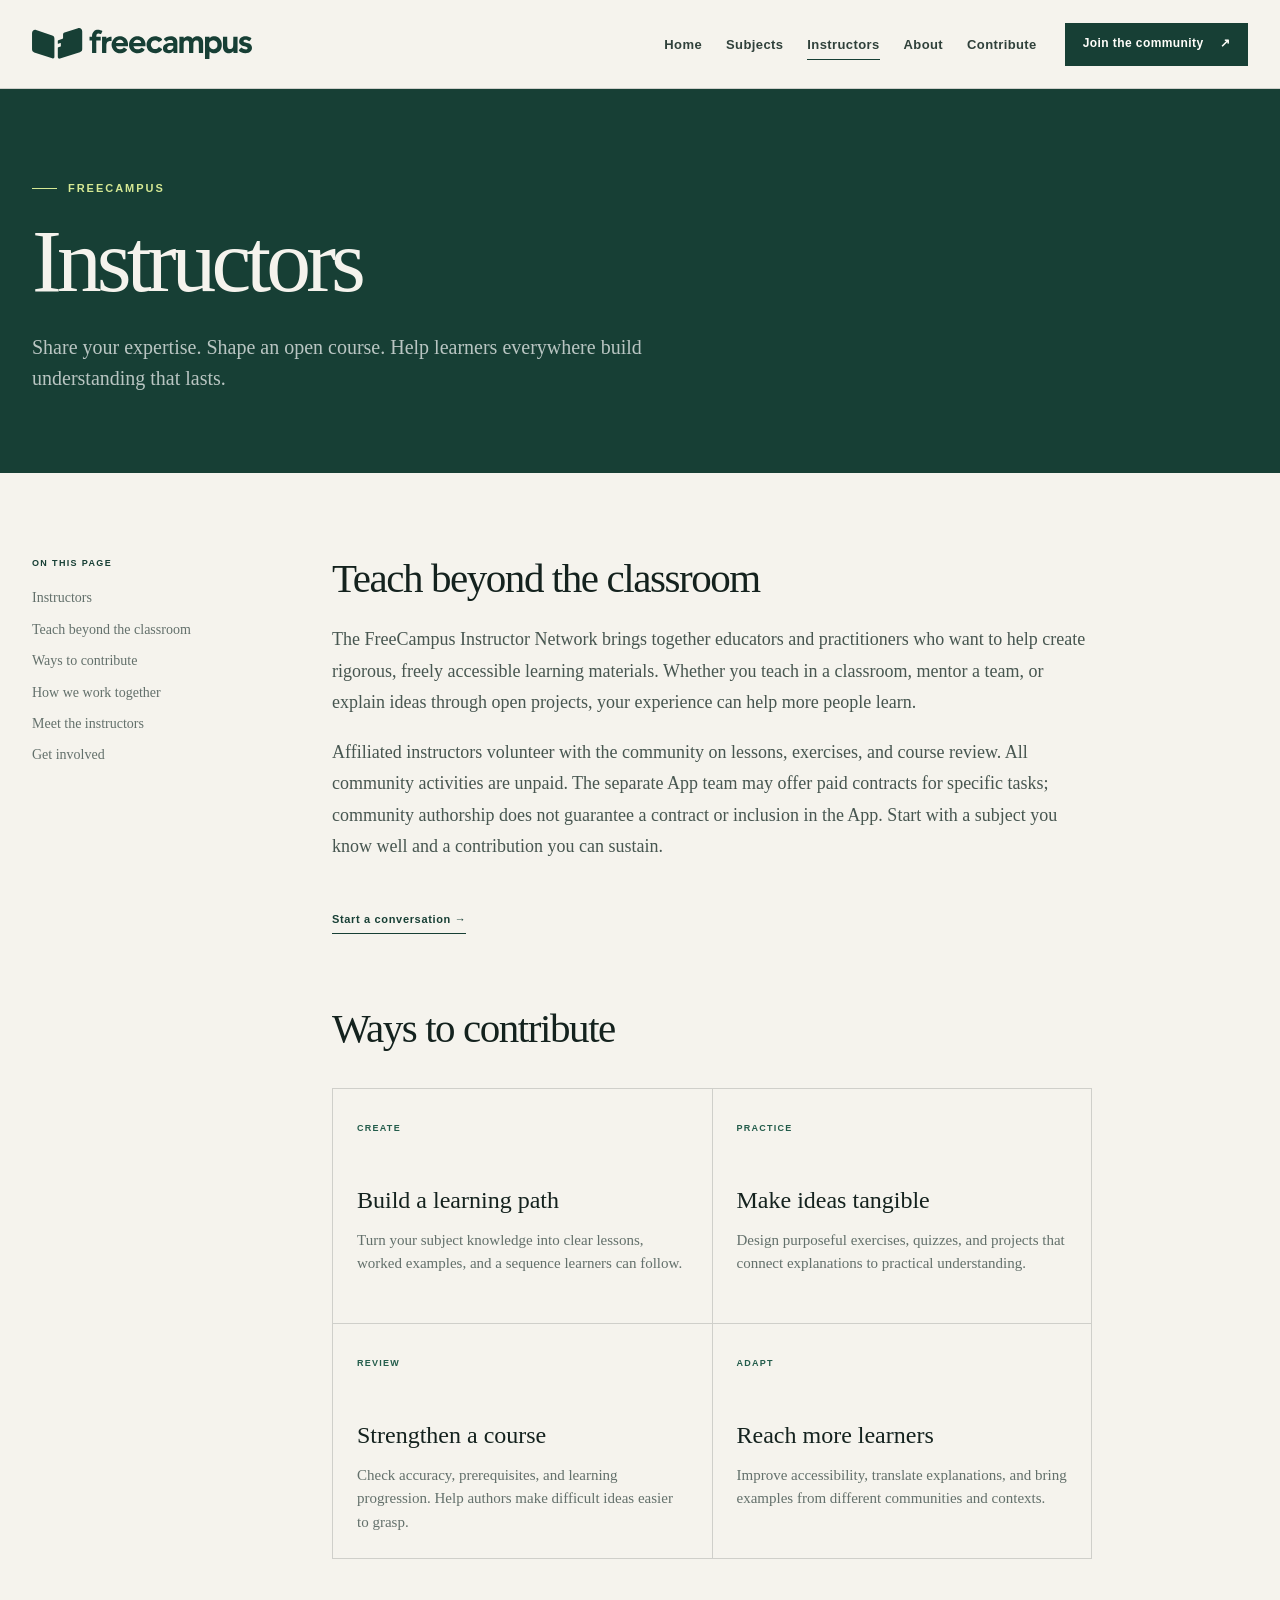
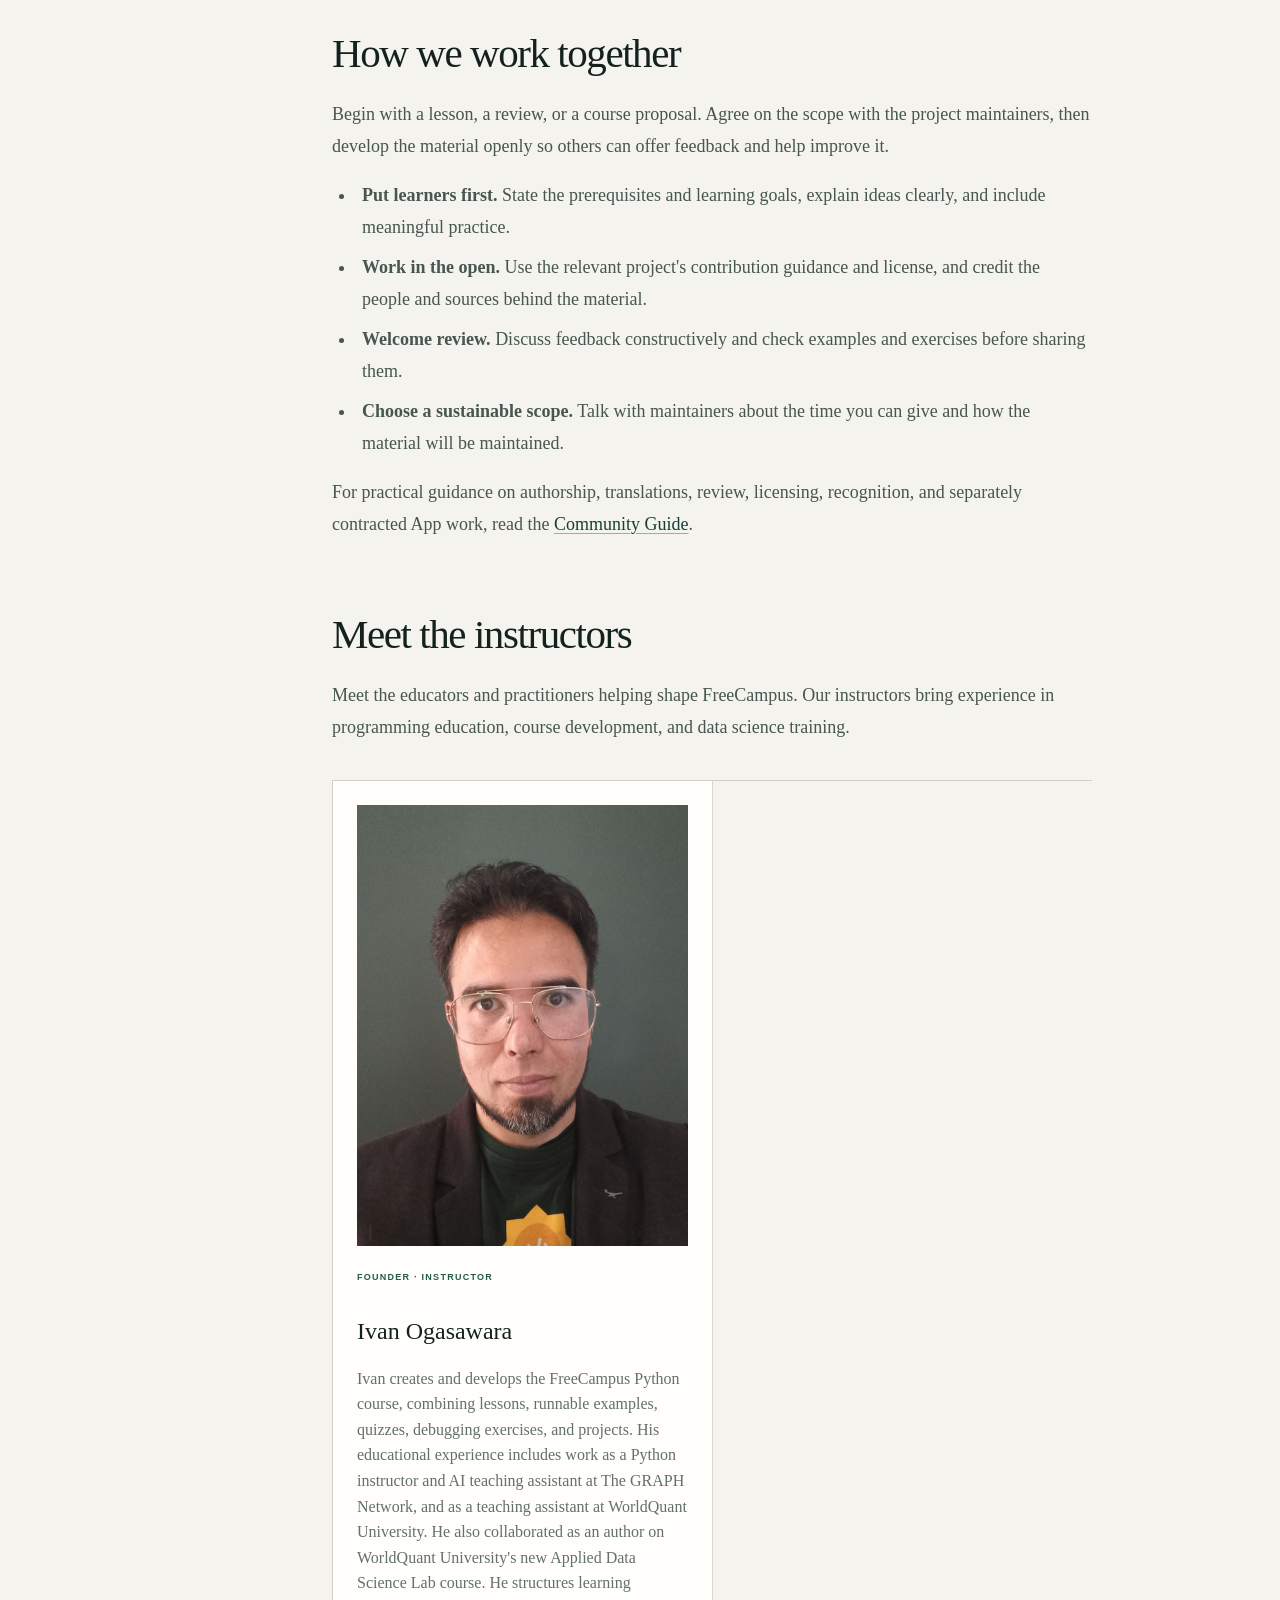
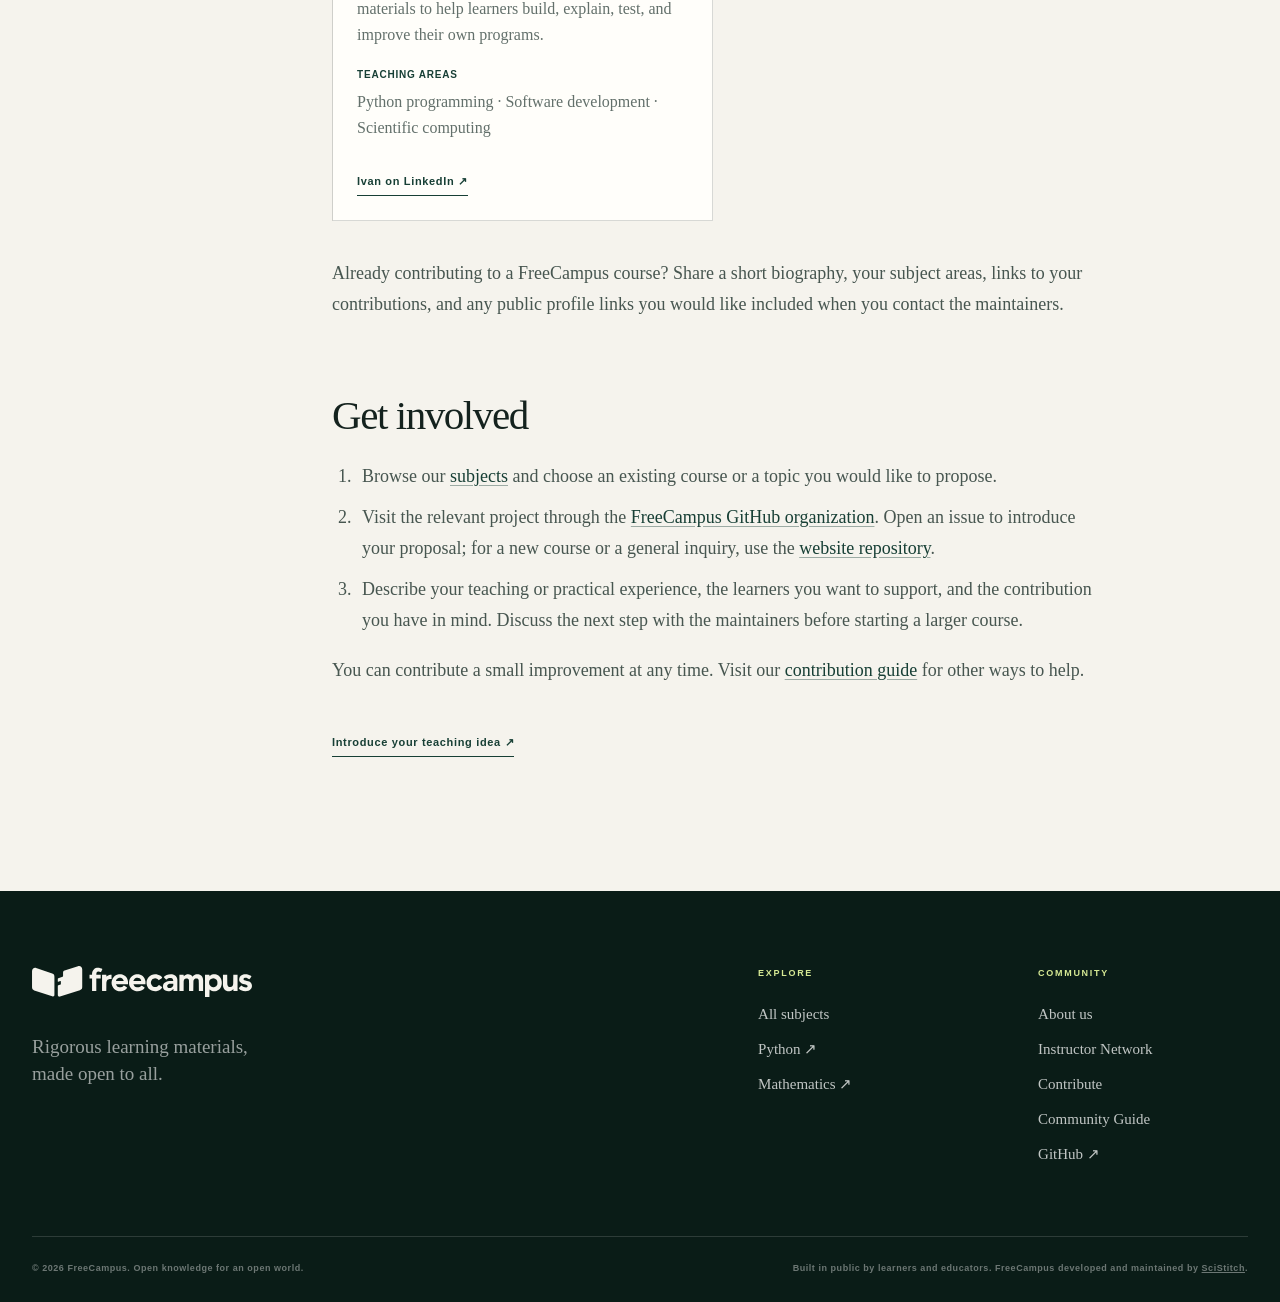
<file: instructors/index.html>
<!doctype html>
<html lang="en">
  <head>
    <meta charset="utf-8">
    <meta name="viewport" content="width=device-width, initial-scale=1">
    <meta name="description" content="Explore the FreeCampus Instructor Network and collaborate on open lessons, practical activities, and course review.">
    <meta name="theme-color" content="#f4f2eb">
    <meta property="og:type" content="website">
    <meta property="og:title" content="Instructors · FreeCampus">
    <meta property="og:description" content="Explore the FreeCampus Instructor Network and collaborate on open lessons, practical activities, and course review.">
    <title>Instructors · FreeCampus</title>
    <link rel="icon" href="../assets/images/favicon.svg" type="image/svg+xml">
    
      <link rel="stylesheet" href="../assets/stylesheets/main.css">
    
  </head>
  <body class="inner-page">
    <a class="skip-link" href="#main-content">Skip to content</a>

    <header class="site-header" data-header>
      <div class="shell nav-shell">
        <a class="brand" href=".." aria-label="FreeCampus home">
          <svg class="brand-logo" viewBox="0 0 1297 183" width="220" height="31" aria-hidden="true" focusable="false">
            <use href="../assets/images/brand.svg#logo"></use>
          </svg>
        </a>

        <button class="nav-toggle" type="button" aria-expanded="false" aria-controls="site-navigation" data-nav-toggle>
          <span class="sr-only">Open menu</span>
          <span></span><span></span>
        </button>

        <nav class="site-nav" id="site-navigation" aria-label="Main navigation" data-navigation>
          <ul>
            
              <li>
                
                  <a href="..">Home</a>
                
              </li>
            
              <li>
                
                  <a href="../subjects/">Subjects</a>
                
              </li>
            
              <li>
                
                  <a href="./" class="active" aria-current="page">Instructors</a>
                
              </li>
            
              <li>
                
                  <a href="../about/">About</a>
                
              </li>
            
              <li>
                
                  <a href="../contribute/">Contribute</a>
                
              </li>
            
          </ul>
          <a class="nav-cta" href="../contribute/">Join the community <span aria-hidden="true">↗</span></a>
        </nav>
      </div>
    </header>

    <main id="main-content">
      
        <header class="page-masthead">
          <div class="shell page-masthead-inner">
            <p class="eyebrow">FreeCampus</p>
            <h1>Instructors</h1>
            <p class="page-intro">Share your expertise. Shape an open course. Help learners everywhere build understanding that lasts.</p>
          </div>
        </header>
      

      <div class="shell prose-layout">
        
          <aside class="page-aside" aria-label="Section navigation">
            <span>On this page</span>
            <a href="#main-content">Instructors</a>
            
              <a href="#teach-beyond-the-classroom">Teach beyond the classroom</a>
            
              <a href="#ways-to-contribute">Ways to contribute</a>
            
              <a href="#how-we-work-together">How we work together</a>
            
              <a href="#meet-the-instructors">Meet the instructors</a>
            
              <a href="#get-involved">Get involved</a>
            
          </aside>
        
        <article class="prose">
          <h2 id="teach-beyond-the-classroom">Teach beyond the classroom</h2>
<p>The FreeCampus Instructor Network brings together educators and practitioners who want to help create rigorous, freely accessible learning materials. Whether you teach in a classroom, mentor a team, or explain ideas through open projects, your experience can help more people learn.</p>
<p>Affiliated instructors volunteer with the community on lessons, exercises, and course review. All community activities are unpaid. The separate App team may offer paid contracts for specific tasks; community authorship does not guarantee a contract or inclusion in the App. Start with a subject you know well and a contribution you can sustain.</p>
<p><a class="inline-action" href="#get-involved">Start a conversation →</a></p>
<h2 id="ways-to-contribute">Ways to contribute</h2>
<div class="contribution-grid">
  <div><span>Create</span><h3>Build a learning path</h3><p>Turn your subject knowledge into clear lessons, worked examples, and a sequence learners can follow.</p></div>
  <div><span>Practice</span><h3>Make ideas tangible</h3><p>Design purposeful exercises, quizzes, and projects that connect explanations to practical understanding.</p></div>
  <div><span>Review</span><h3>Strengthen a course</h3><p>Check accuracy, prerequisites, and learning progression. Help authors make difficult ideas easier to grasp.</p></div>
  <div><span>Adapt</span><h3>Reach more learners</h3><p>Improve accessibility, translate explanations, and bring examples from different communities and contexts.</p></div>
</div>

<h2 id="how-we-work-together">How we work together</h2>
<p>Begin with a lesson, a review, or a course proposal. Agree on the scope with the project maintainers, then develop the material openly so others can offer feedback and help improve it.</p>
<ul>
<li><strong>Put learners first.</strong> State the prerequisites and learning goals, explain ideas clearly, and include meaningful practice.</li>
<li><strong>Work in the open.</strong> Use the relevant project's contribution guidance and license, and credit the people and sources behind the material.</li>
<li><strong>Welcome review.</strong> Discuss feedback constructively and check examples and exercises before sharing them.</li>
<li><strong>Choose a sustainable scope.</strong> Talk with maintainers about the time you can give and how the material will be maintained.</li>
</ul>
<p>For practical guidance on authorship, translations, review, licensing, recognition, and separately contracted App work, read the <a href="../community-guide/">Community Guide</a>.</p>
<h2 id="meet-the-instructors">Meet the instructors</h2>
<p>Meet the educators and practitioners helping shape FreeCampus. Our instructors bring experience in programming education, course development, and data science training.</p>
<div class="instructor-grid">
  <section class="instructor-card" aria-labelledby="instructor-ivan">
    <img class="instructor-portrait" src="../assets/images/instructors/ivan-ogasawara.jpg" width="960" height="1280" alt="Ivan Ogasawara" loading="lazy" decoding="async">
    <p class="instructor-role">Founder · Instructor</p>
    <h3 id="instructor-ivan">Ivan Ogasawara</h3>
    <p>Ivan creates and develops the FreeCampus Python course, combining lessons, runnable examples, quizzes, debugging exercises, and projects. His educational experience includes work as a Python instructor and AI teaching assistant at The GRAPH Network, and as a teaching assistant at WorldQuant University. He also collaborated as an author on WorldQuant University's new Applied Data Science Lab course. He structures learning materials to help learners build, explain, test, and improve their own programs.</p>
    <p class="instructor-expertise"><strong>Teaching areas</strong> Python programming · Software development · Scientific computing</p>
    <a class="inline-action" href="https://www.linkedin.com/in/ivan-ogasawara/">Ivan on LinkedIn ↗</a>
  </section>
</div>

<p>Already contributing to a FreeCampus course? Share a short biography, your subject areas, links to your contributions, and any public profile links you would like included when you contact the maintainers.</p>
<h2 id="get-involved">Get involved</h2>
<ol>
<li>Browse our <a href="../subjects/">subjects</a> and choose an existing course or a topic you would like to propose.</li>
<li>Visit the relevant project through the <a href="https://github.com/freecampus">FreeCampus GitHub organization</a>. Open an issue to introduce your proposal; for a new course or a general inquiry, use the <a href="https://github.com/freecampus/freecampus.github.io/issues/new">website repository</a>.</li>
<li>Describe your teaching or practical experience, the learners you want to support, and the contribution you have in mind. Discuss the next step with the maintainers before starting a larger course.</li>
</ol>
<p>You can contribute a small improvement at any time. Visit our <a href="../contribute/">contribution guide</a> for other ways to help.</p>
<p><a class="inline-action" href="https://github.com/freecampus/freecampus.github.io/issues/new?title=Instructor%20Network%3A%20collaboration%20proposal">Introduce your teaching idea ↗</a></p>
        </article>
      </div>
    </main>

    <footer class="site-footer">
      <div class="shell footer-main">
        <div class="footer-statement">
          <a class="brand brand-footer" href=".." aria-label="FreeCampus home">
            <svg class="brand-logo" viewBox="0 0 1297 183" width="220" height="31" aria-hidden="true" focusable="false">
              <use href="../assets/images/brand.svg#logo"></use>
            </svg>
          </a>
          <p>Rigorous learning materials,<br>made open to all.</p>
        </div>
        <div class="footer-column">
          <h2>Explore</h2>
          <a href="../subjects/">All subjects</a>
          <a href="https://freecampus.org/python/" target="_blank" rel="noopener noreferrer">Python <span aria-hidden="true">↗</span></a>
          <a href="https://freecampus.org/math/" target="_blank" rel="noopener noreferrer">Mathematics <span aria-hidden="true">↗</span></a>
        </div>
        <div class="footer-column">
          <h2>Community</h2>
          <a href="../about/">About us</a>
          <a href="./">Instructor Network</a>
          <a href="../contribute/">Contribute</a>
          <a href="../community-guide/">Community Guide</a>
          <a href="https://github.com/freecampus">GitHub <span aria-hidden="true">↗</span></a>
        </div>
      </div>
      <div class="shell footer-bottom">
        <p>© 2026 FreeCampus. Open knowledge for an open world.</p>
        <p>Built in public by learners and educators. FreeCampus developed and maintained by <a href="https://scistitch.com/">SciStitch</a>.</p>
      </div>
    </footer>

    <script>
      (() => {
        const button = document.querySelector('[data-nav-toggle]');
        const navigation = document.querySelector('[data-navigation]');
        if (!button || !navigation) return;

        button.addEventListener('click', () => {
          const open = button.getAttribute('aria-expanded') === 'true';
          button.setAttribute('aria-expanded', String(!open));
          navigation.classList.toggle('is-open', !open);
          document.body.classList.toggle('menu-open', !open);
        });
      })();
    </script>
  </body>
</html>
</file>
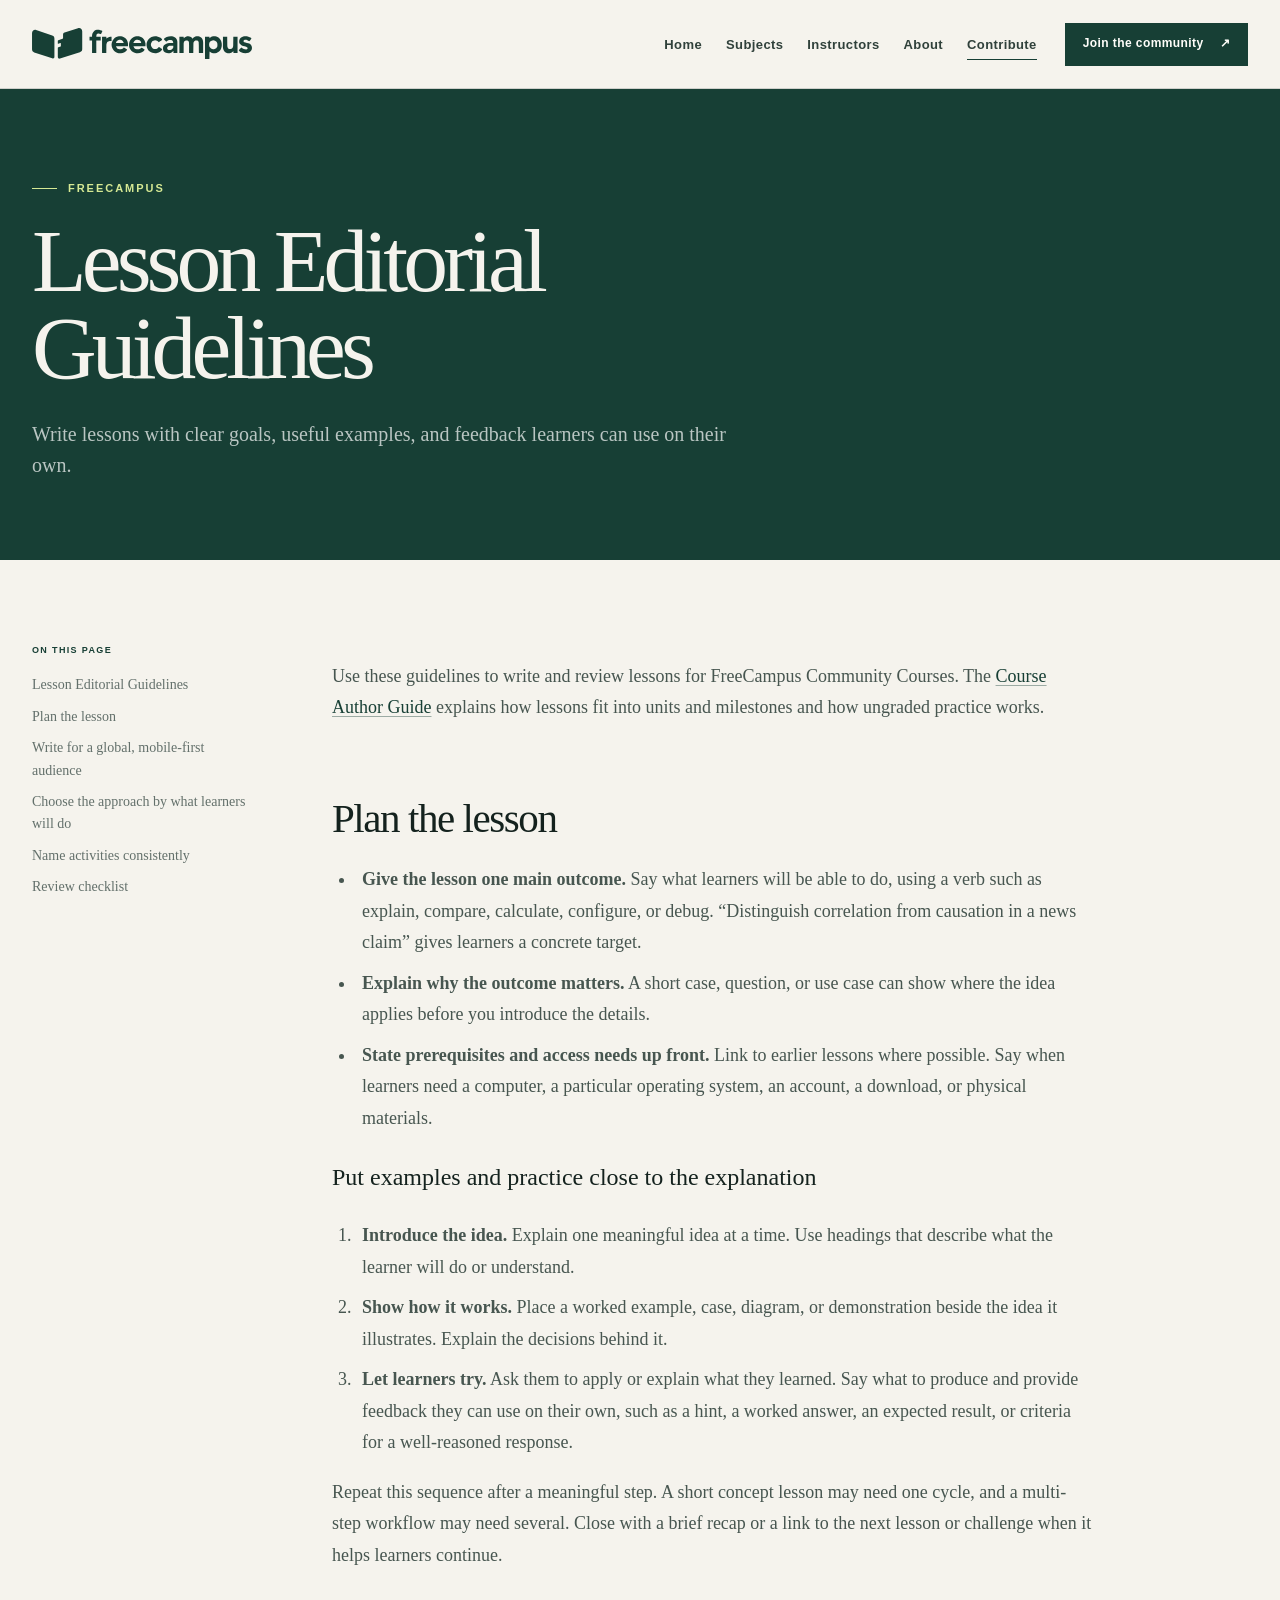
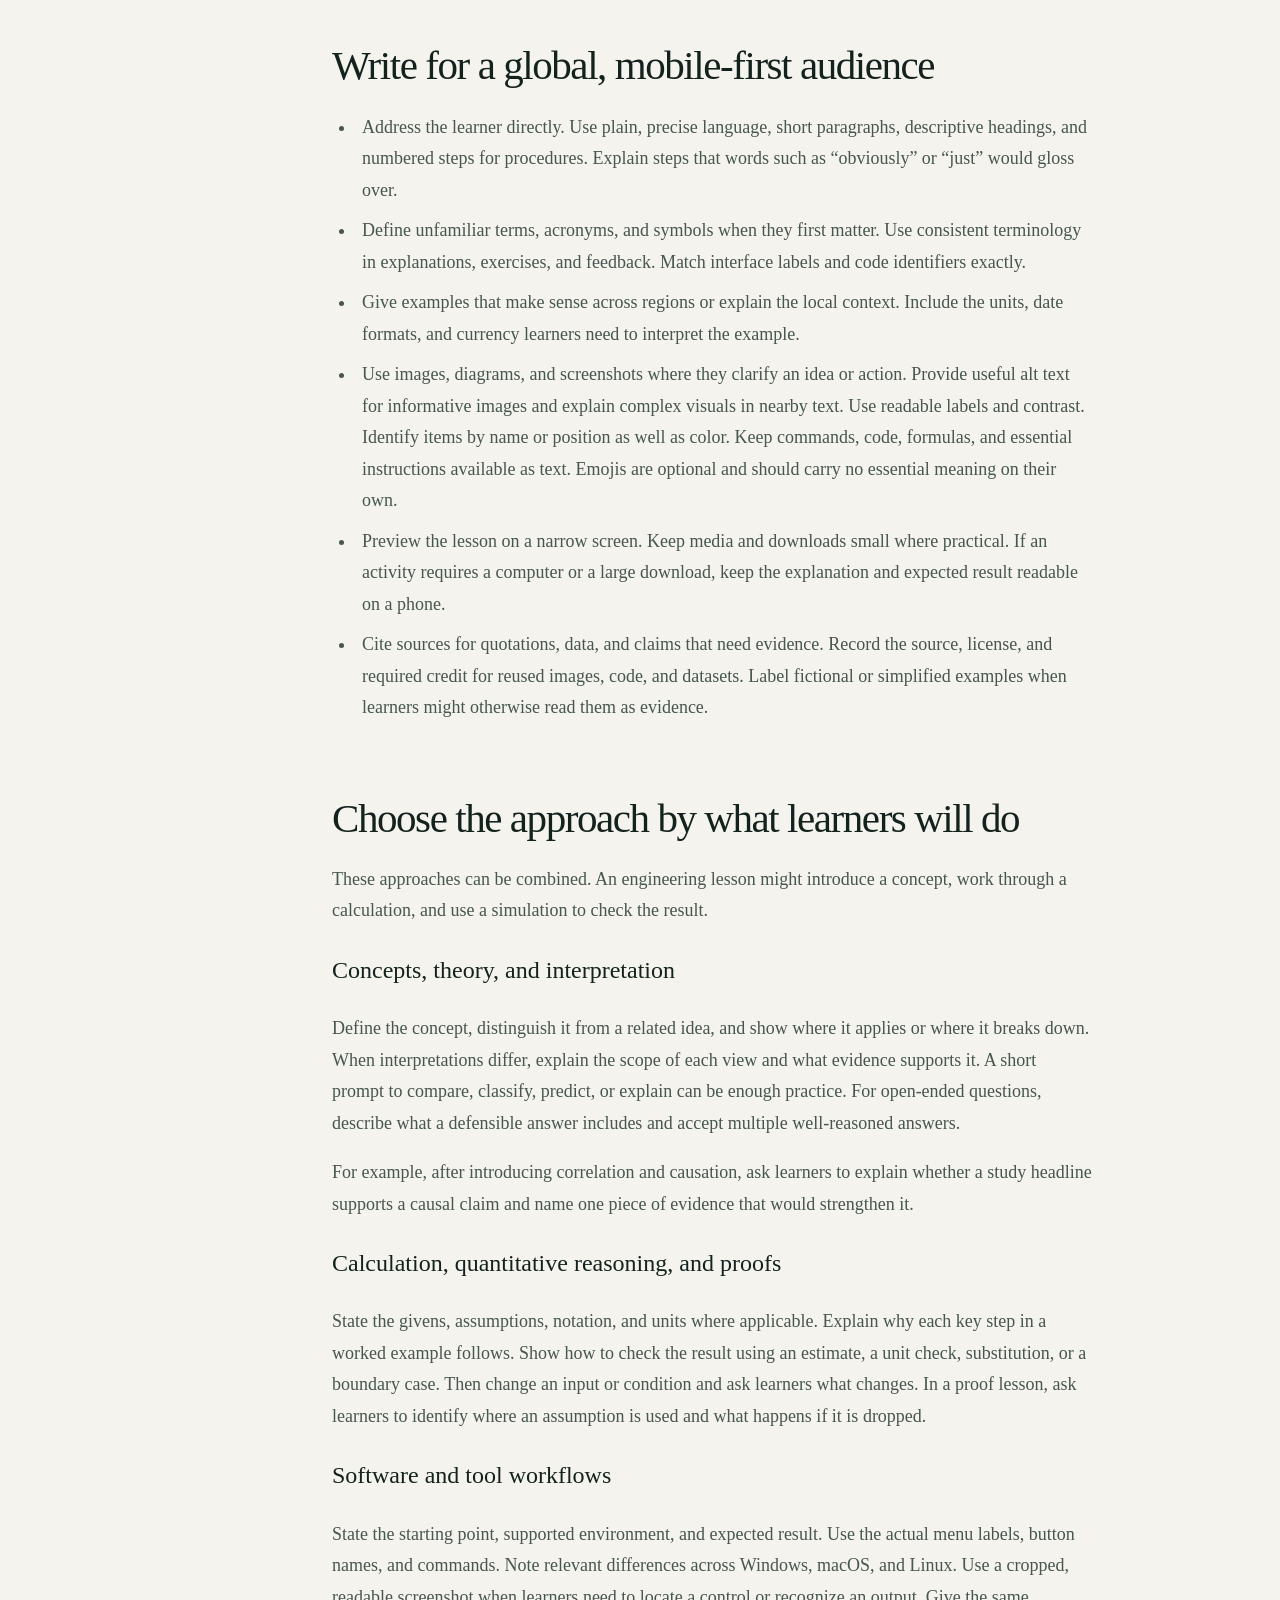
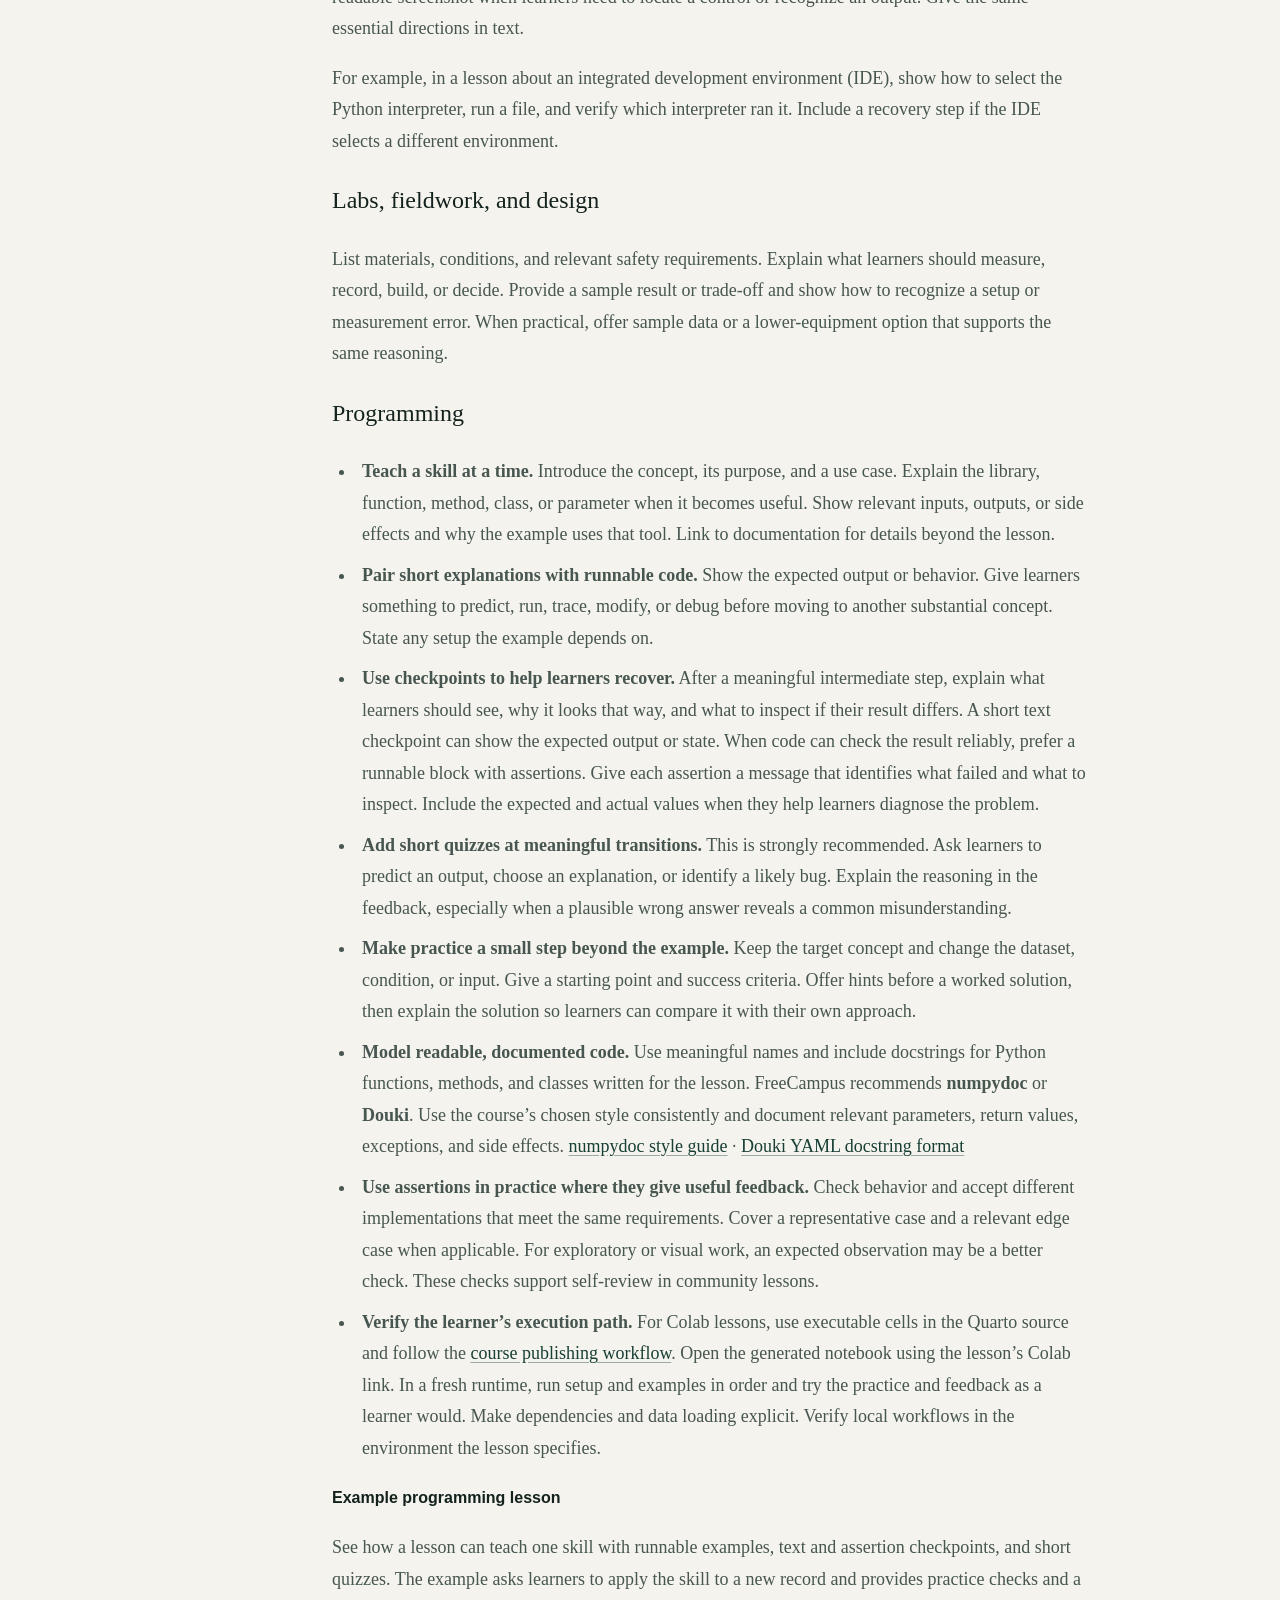
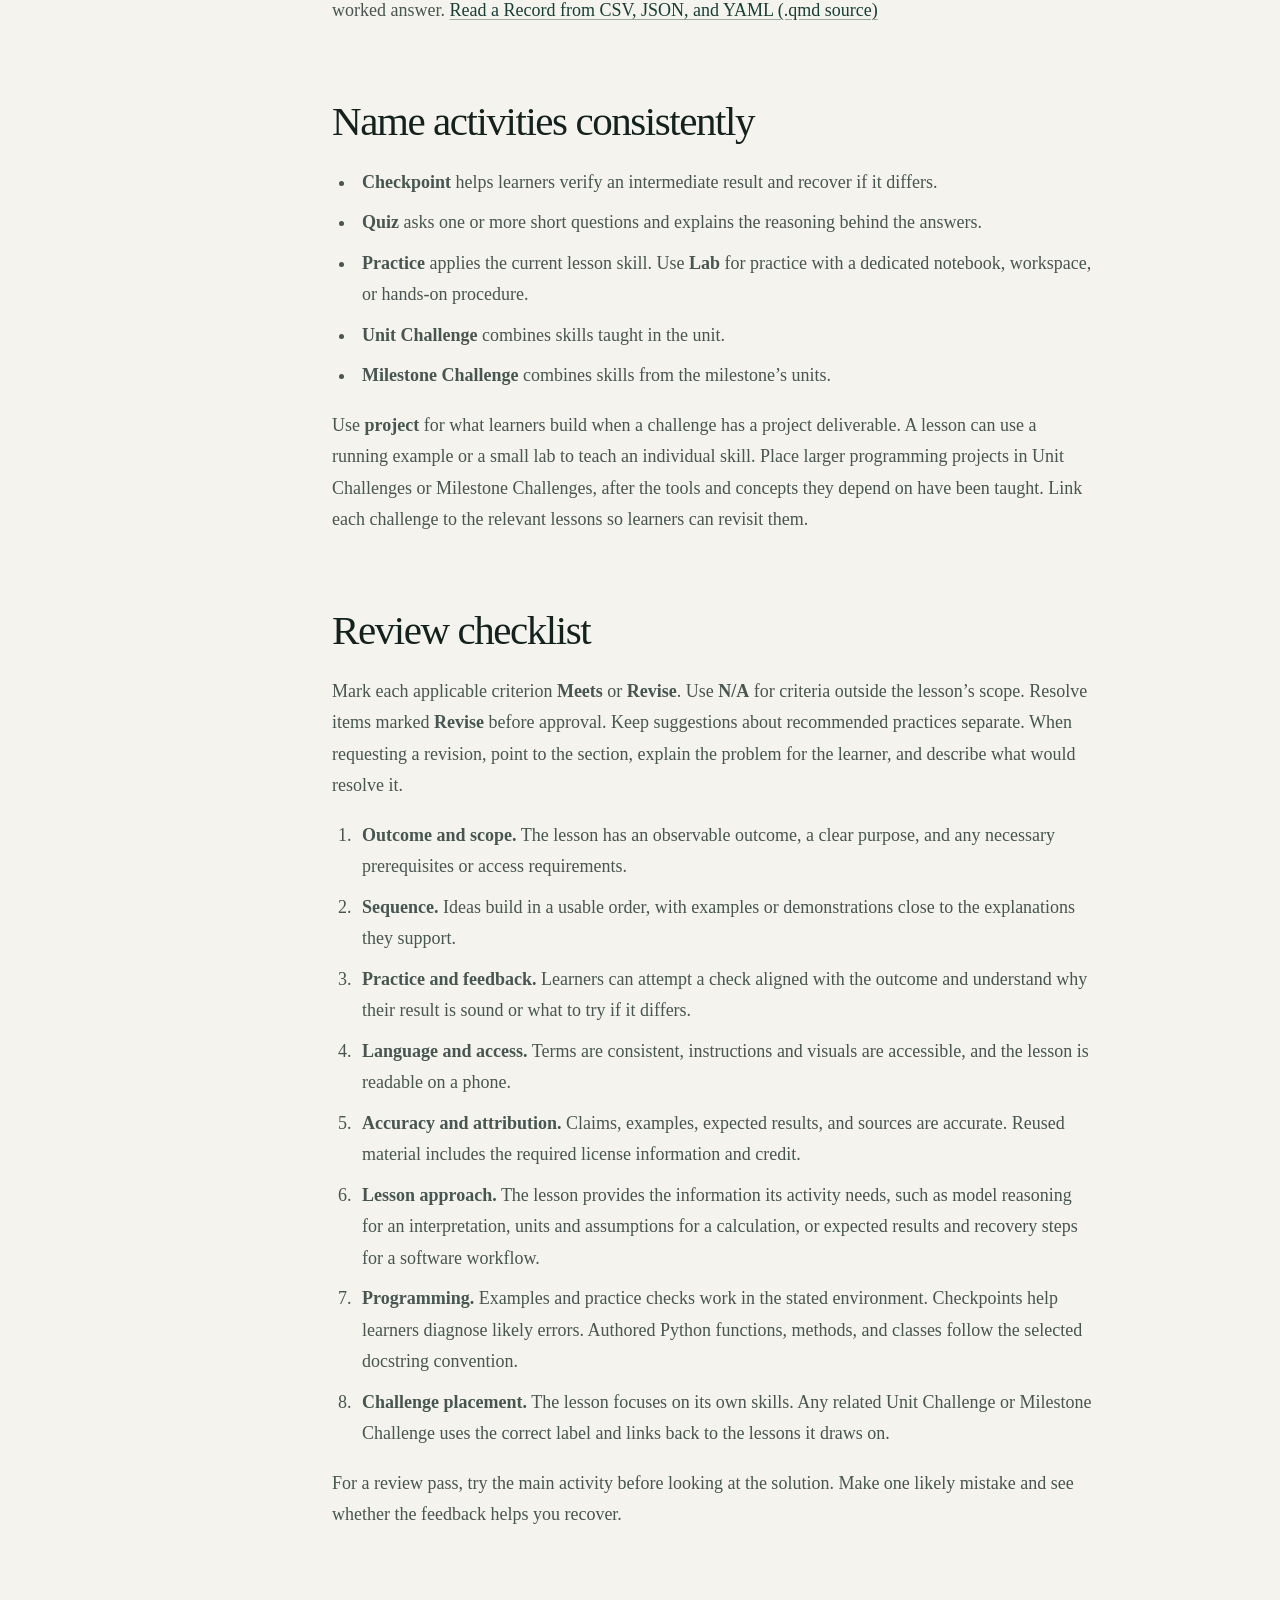
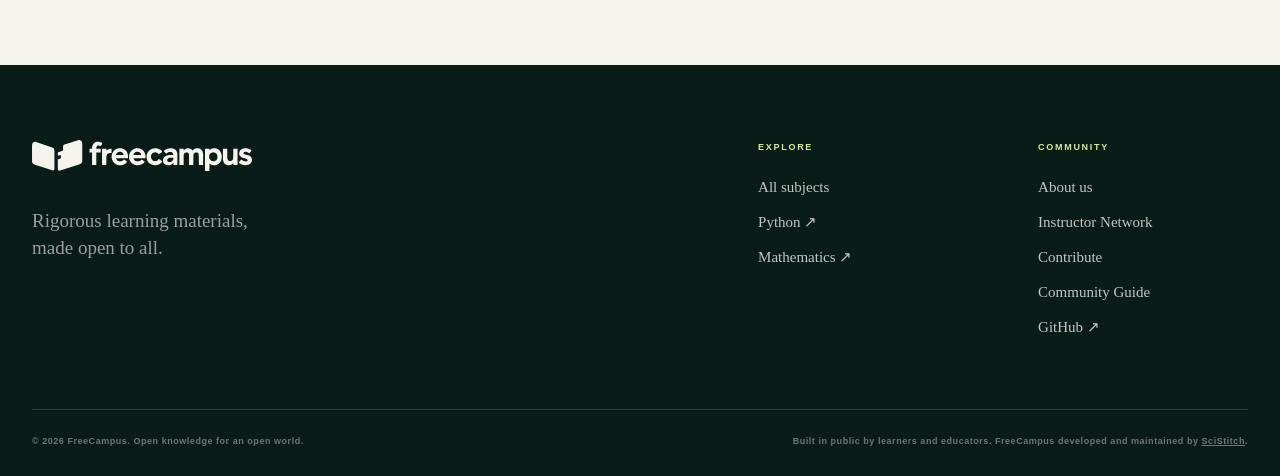
<file: lesson-editorial-guidelines/index.html>
<!doctype html>
<html lang="en">
  <head>
    <meta charset="utf-8">
    <meta name="viewport" content="width=device-width, initial-scale=1">
    <meta name="description" content="Editorial guidance and a review checklist for authors of FreeCampus Community Course lessons.">
    <meta name="theme-color" content="#f4f2eb">
    <meta property="og:type" content="website">
    <meta property="og:title" content="Lesson Editorial Guidelines · FreeCampus">
    <meta property="og:description" content="Editorial guidance and a review checklist for authors of FreeCampus Community Course lessons.">
    <title>Lesson Editorial Guidelines · FreeCampus</title>
    <link rel="icon" href="../assets/images/favicon.svg" type="image/svg+xml">
    
      <link rel="stylesheet" href="../assets/stylesheets/main.css">
    
  </head>
  <body class="inner-page">
    <a class="skip-link" href="#main-content">Skip to content</a>

    <header class="site-header" data-header>
      <div class="shell nav-shell">
        <a class="brand" href=".." aria-label="FreeCampus home">
          <svg class="brand-logo" viewBox="0 0 1297 183" width="220" height="31" aria-hidden="true" focusable="false">
            <use href="../assets/images/brand.svg#logo"></use>
          </svg>
        </a>

        <button class="nav-toggle" type="button" aria-expanded="false" aria-controls="site-navigation" data-nav-toggle>
          <span class="sr-only">Open menu</span>
          <span></span><span></span>
        </button>

        <nav class="site-nav" id="site-navigation" aria-label="Main navigation" data-navigation>
          <ul>
            
              <li>
                
                  <a href="..">Home</a>
                
              </li>
            
              <li>
                
                  <a href="../subjects/">Subjects</a>
                
              </li>
            
              <li>
                
                  <a href="../instructors/">Instructors</a>
                
              </li>
            
              <li>
                
                  <a href="../about/">About</a>
                
              </li>
            
              <li>
                
                  <a href="../contribute/" class="active">Contribute</a>
                
              </li>
            
          </ul>
          <a class="nav-cta" href="../contribute/">Join the community <span aria-hidden="true">↗</span></a>
        </nav>
      </div>
    </header>

    <main id="main-content">
      
        <header class="page-masthead">
          <div class="shell page-masthead-inner">
            <p class="eyebrow">FreeCampus</p>
            <h1>Lesson Editorial Guidelines</h1>
            <p class="page-intro">Write lessons with clear goals, useful examples, and feedback learners can use on their own.</p>
          </div>
        </header>
      

      <div class="shell prose-layout">
        
          <aside class="page-aside" aria-label="Section navigation">
            <span>On this page</span>
            <a href="#main-content">Lesson Editorial Guidelines</a>
            
              <a href="#plan-the-lesson">Plan the lesson</a>
            
              <a href="#write-for-a-global-mobile-first-audience">Write for a global, mobile-first audience</a>
            
              <a href="#choose-the-approach-by-what-learners-will-do">Choose the approach by what learners will do</a>
            
              <a href="#name-activities-consistently">Name activities consistently</a>
            
              <a href="#review-checklist">Review checklist</a>
            
          </aside>
        
        <article class="prose">
          <p>Use these guidelines to write and review lessons for FreeCampus Community Courses. The <a href="../course-author-guide/">Course Author Guide</a> explains how lessons fit into units and milestones and how ungraded practice works.</p>
<h2 id="plan-the-lesson">Plan the lesson</h2>
<ul>
<li><strong>Give the lesson one main outcome.</strong> Say what learners will be able to do, using a verb such as explain, compare, calculate, configure, or debug. “Distinguish correlation from causation in a news claim” gives learners a concrete target.</li>
<li><strong>Explain why the outcome matters.</strong> A short case, question, or use case can show where the idea applies before you introduce the details.</li>
<li><strong>State prerequisites and access needs up front.</strong> Link to earlier lessons where possible. Say when learners need a computer, a particular operating system, an account, a download, or physical materials.</li>
</ul>
<h3 id="put-examples-and-practice-close-to-the-explanation">Put examples and practice close to the explanation</h3>
<ol>
<li><strong>Introduce the idea.</strong> Explain one meaningful idea at a time. Use headings that describe what the learner will do or understand.</li>
<li><strong>Show how it works.</strong> Place a worked example, case, diagram, or demonstration beside the idea it illustrates. Explain the decisions behind it.</li>
<li><strong>Let learners try.</strong> Ask them to apply or explain what they learned. Say what to produce and provide feedback they can use on their own, such as a hint, a worked answer, an expected result, or criteria for a well-reasoned response.</li>
</ol>
<p>Repeat this sequence after a meaningful step. A short concept lesson may need one cycle, and a multi-step workflow may need several. Close with a brief recap or a link to the next lesson or challenge when it helps learners continue.</p>
<h2 id="write-for-a-global-mobile-first-audience">Write for a global, mobile-first audience</h2>
<ul>
<li>Address the learner directly. Use plain, precise language, short paragraphs, descriptive headings, and numbered steps for procedures. Explain steps that words such as “obviously” or “just” would gloss over.</li>
<li>Define unfamiliar terms, acronyms, and symbols when they first matter. Use consistent terminology in explanations, exercises, and feedback. Match interface labels and code identifiers exactly.</li>
<li>Give examples that make sense across regions or explain the local context. Include the units, date formats, and currency learners need to interpret the example.</li>
<li>Use images, diagrams, and screenshots where they clarify an idea or action. Provide useful alt text for informative images and explain complex visuals in nearby text. Use readable labels and contrast. Identify items by name or position as well as color. Keep commands, code, formulas, and essential instructions available as text. Emojis are optional and should carry no essential meaning on their own.</li>
<li>Preview the lesson on a narrow screen. Keep media and downloads small where practical. If an activity requires a computer or a large download, keep the explanation and expected result readable on a phone.</li>
<li>Cite sources for quotations, data, and claims that need evidence. Record the source, license, and required credit for reused images, code, and datasets. Label fictional or simplified examples when learners might otherwise read them as evidence.</li>
</ul>
<h2 id="choose-the-approach-by-what-learners-will-do">Choose the approach by what learners will do</h2>
<p>These approaches can be combined. An engineering lesson might introduce a concept, work through a calculation, and use a simulation to check the result.</p>
<h3 id="concepts-theory-and-interpretation">Concepts, theory, and interpretation</h3>
<p>Define the concept, distinguish it from a related idea, and show where it applies or where it breaks down. When interpretations differ, explain the scope of each view and what evidence supports it. A short prompt to compare, classify, predict, or explain can be enough practice. For open-ended questions, describe what a defensible answer includes and accept multiple well-reasoned answers.</p>
<p>For example, after introducing correlation and causation, ask learners to explain whether a study headline supports a causal claim and name one piece of evidence that would strengthen it.</p>
<h3 id="calculation-quantitative-reasoning-and-proofs">Calculation, quantitative reasoning, and proofs</h3>
<p>State the givens, assumptions, notation, and units where applicable. Explain why each key step in a worked example follows. Show how to check the result using an estimate, a unit check, substitution, or a boundary case. Then change an input or condition and ask learners what changes. In a proof lesson, ask learners to identify where an assumption is used and what happens if it is dropped.</p>
<h3 id="software-and-tool-workflows">Software and tool workflows</h3>
<p>State the starting point, supported environment, and expected result. Use the actual menu labels, button names, and commands. Note relevant differences across Windows, macOS, and Linux. Use a cropped, readable screenshot when learners need to locate a control or recognize an output. Give the same essential directions in text.</p>
<p>For example, in a lesson about an integrated development environment (IDE), show how to select the Python interpreter, run a file, and verify which interpreter ran it. Include a recovery step if the IDE selects a different environment.</p>
<h3 id="labs-fieldwork-and-design">Labs, fieldwork, and design</h3>
<p>List materials, conditions, and relevant safety requirements. Explain what learners should measure, record, build, or decide. Provide a sample result or trade-off and show how to recognize a setup or measurement error. When practical, offer sample data or a lower-equipment option that supports the same reasoning.</p>
<h3 id="programming">Programming</h3>
<ul>
<li><strong>Teach a skill at a time.</strong> Introduce the concept, its purpose, and a use case. Explain the library, function, method, class, or parameter when it becomes useful. Show relevant inputs, outputs, or side effects and why the example uses that tool. Link to documentation for details beyond the lesson.</li>
<li><strong>Pair short explanations with runnable code.</strong> Show the expected output or behavior. Give learners something to predict, run, trace, modify, or debug before moving to another substantial concept. State any setup the example depends on.</li>
<li><strong>Use checkpoints to help learners recover.</strong> After a meaningful intermediate step, explain what learners should see, why it looks that way, and what to inspect if their result differs. A short text checkpoint can show the expected output or state. When code can check the result reliably, prefer a runnable block with assertions. Give each assertion a message that identifies what failed and what to inspect. Include the expected and actual values when they help learners diagnose the problem.</li>
<li><strong>Add short quizzes at meaningful transitions.</strong> This is strongly recommended. Ask learners to predict an output, choose an explanation, or identify a likely bug. Explain the reasoning in the feedback, especially when a plausible wrong answer reveals a common misunderstanding.</li>
<li><strong>Make practice a small step beyond the example.</strong> Keep the target concept and change the dataset, condition, or input. Give a starting point and success criteria. Offer hints before a worked solution, then explain the solution so learners can compare it with their own approach.</li>
<li><strong>Model readable, documented code.</strong> Use meaningful names and include docstrings for Python functions, methods, and classes written for the lesson. FreeCampus recommends <strong>numpydoc</strong> or <strong>Douki</strong>. Use the course’s chosen style consistently and document relevant parameters, return values, exceptions, and side effects. <a href="https://numpydoc.readthedocs.io/en/latest/format.html">numpydoc style guide</a> · <a href="https://github.com/arxlang/douki">Douki YAML docstring format</a></li>
<li><strong>Use assertions in practice where they give useful feedback.</strong> Check behavior and accept different implementations that meet the same requirements. Cover a representative case and a relevant edge case when applicable. For exploratory or visual work, an expected observation may be a better check. These checks support self-review in community lessons.</li>
<li><strong>Verify the learner’s execution path.</strong> For Colab lessons, use executable cells in the Quarto source and follow the <a href="../course-author-guide/#write-course-content-in-quarto">course publishing workflow</a>. Open the generated notebook using the lesson’s Colab link. In a fresh runtime, run setup and examples in order and try the practice and feedback as a learner would. Make dependencies and data loading explicit. Verify local workflows in the environment the lesson specifies.</li>
</ul>
<h4 id="example-programming-lesson">Example programming lesson</h4>
<p>See how a lesson can teach one skill with runnable examples, text and assertion
checkpoints, and short quizzes. The example asks learners to apply the skill
to a new record and provides practice checks and a worked answer.
<a href="../examples/read-records-from-csv-json-and-yaml.qmd">Read a Record from CSV, JSON, and YAML (.qmd source)</a></p>
<h2 id="name-activities-consistently">Name activities consistently</h2>
<ul>
<li><strong>Checkpoint</strong> helps learners verify an intermediate result and recover if it differs.</li>
<li><strong>Quiz</strong> asks one or more short questions and explains the reasoning behind the answers.</li>
<li><strong>Practice</strong> applies the current lesson skill. Use <strong>Lab</strong> for practice with a dedicated notebook, workspace, or hands-on procedure.</li>
<li><strong>Unit Challenge</strong> combines skills taught in the unit.</li>
<li><strong>Milestone Challenge</strong> combines skills from the milestone’s units.</li>
</ul>
<p>Use <strong>project</strong> for what learners build when a challenge has a project deliverable. A lesson can use a running example or a small lab to teach an individual skill. Place larger programming projects in Unit Challenges or Milestone Challenges, after the tools and concepts they depend on have been taught. Link each challenge to the relevant lessons so learners can revisit them.</p>
<h2 id="review-checklist">Review checklist</h2>
<p>Mark each applicable criterion <strong>Meets</strong> or <strong>Revise</strong>. Use <strong>N/A</strong> for criteria outside the lesson’s scope. Resolve items marked <strong>Revise</strong> before approval. Keep suggestions about recommended practices separate. When requesting a revision, point to the section, explain the problem for the learner, and describe what would resolve it.</p>
<ol>
<li><strong>Outcome and scope.</strong> The lesson has an observable outcome, a clear purpose, and any necessary prerequisites or access requirements.</li>
<li><strong>Sequence.</strong> Ideas build in a usable order, with examples or demonstrations close to the explanations they support.</li>
<li><strong>Practice and feedback.</strong> Learners can attempt a check aligned with the outcome and understand why their result is sound or what to try if it differs.</li>
<li><strong>Language and access.</strong> Terms are consistent, instructions and visuals are accessible, and the lesson is readable on a phone.</li>
<li><strong>Accuracy and attribution.</strong> Claims, examples, expected results, and sources are accurate. Reused material includes the required license information and credit.</li>
<li><strong>Lesson approach.</strong> The lesson provides the information its activity needs, such as model reasoning for an interpretation, units and assumptions for a calculation, or expected results and recovery steps for a software workflow.</li>
<li><strong>Programming.</strong> Examples and practice checks work in the stated environment. Checkpoints help learners diagnose likely errors. Authored Python functions, methods, and classes follow the selected docstring convention.</li>
<li><strong>Challenge placement.</strong> The lesson focuses on its own skills. Any related Unit Challenge or Milestone Challenge uses the correct label and links back to the lessons it draws on.</li>
</ol>
<p>For a review pass, try the main activity before looking at the solution. Make one likely mistake and see whether the feedback helps you recover.</p>
        </article>
      </div>
    </main>

    <footer class="site-footer">
      <div class="shell footer-main">
        <div class="footer-statement">
          <a class="brand brand-footer" href=".." aria-label="FreeCampus home">
            <svg class="brand-logo" viewBox="0 0 1297 183" width="220" height="31" aria-hidden="true" focusable="false">
              <use href="../assets/images/brand.svg#logo"></use>
            </svg>
          </a>
          <p>Rigorous learning materials,<br>made open to all.</p>
        </div>
        <div class="footer-column">
          <h2>Explore</h2>
          <a href="../subjects/">All subjects</a>
          <a href="https://freecampus.org/python/" target="_blank" rel="noopener noreferrer">Python <span aria-hidden="true">↗</span></a>
          <a href="https://freecampus.org/math/" target="_blank" rel="noopener noreferrer">Mathematics <span aria-hidden="true">↗</span></a>
        </div>
        <div class="footer-column">
          <h2>Community</h2>
          <a href="../about/">About us</a>
          <a href="../instructors/">Instructor Network</a>
          <a href="../contribute/">Contribute</a>
          <a href="../community-guide/">Community Guide</a>
          <a href="https://github.com/freecampus">GitHub <span aria-hidden="true">↗</span></a>
        </div>
      </div>
      <div class="shell footer-bottom">
        <p>© 2026 FreeCampus. Open knowledge for an open world.</p>
        <p>Built in public by learners and educators. FreeCampus developed and maintained by <a href="https://scistitch.com/">SciStitch</a>.</p>
      </div>
    </footer>

    <script>
      (() => {
        const button = document.querySelector('[data-nav-toggle]');
        const navigation = document.querySelector('[data-navigation]');
        if (!button || !navigation) return;

        button.addEventListener('click', () => {
          const open = button.getAttribute('aria-expanded') === 'true';
          button.setAttribute('aria-expanded', String(!open));
          navigation.classList.toggle('is-open', !open);
          document.body.classList.toggle('menu-open', !open);
        });
      })();
    </script>
  </body>
</html>
</file>
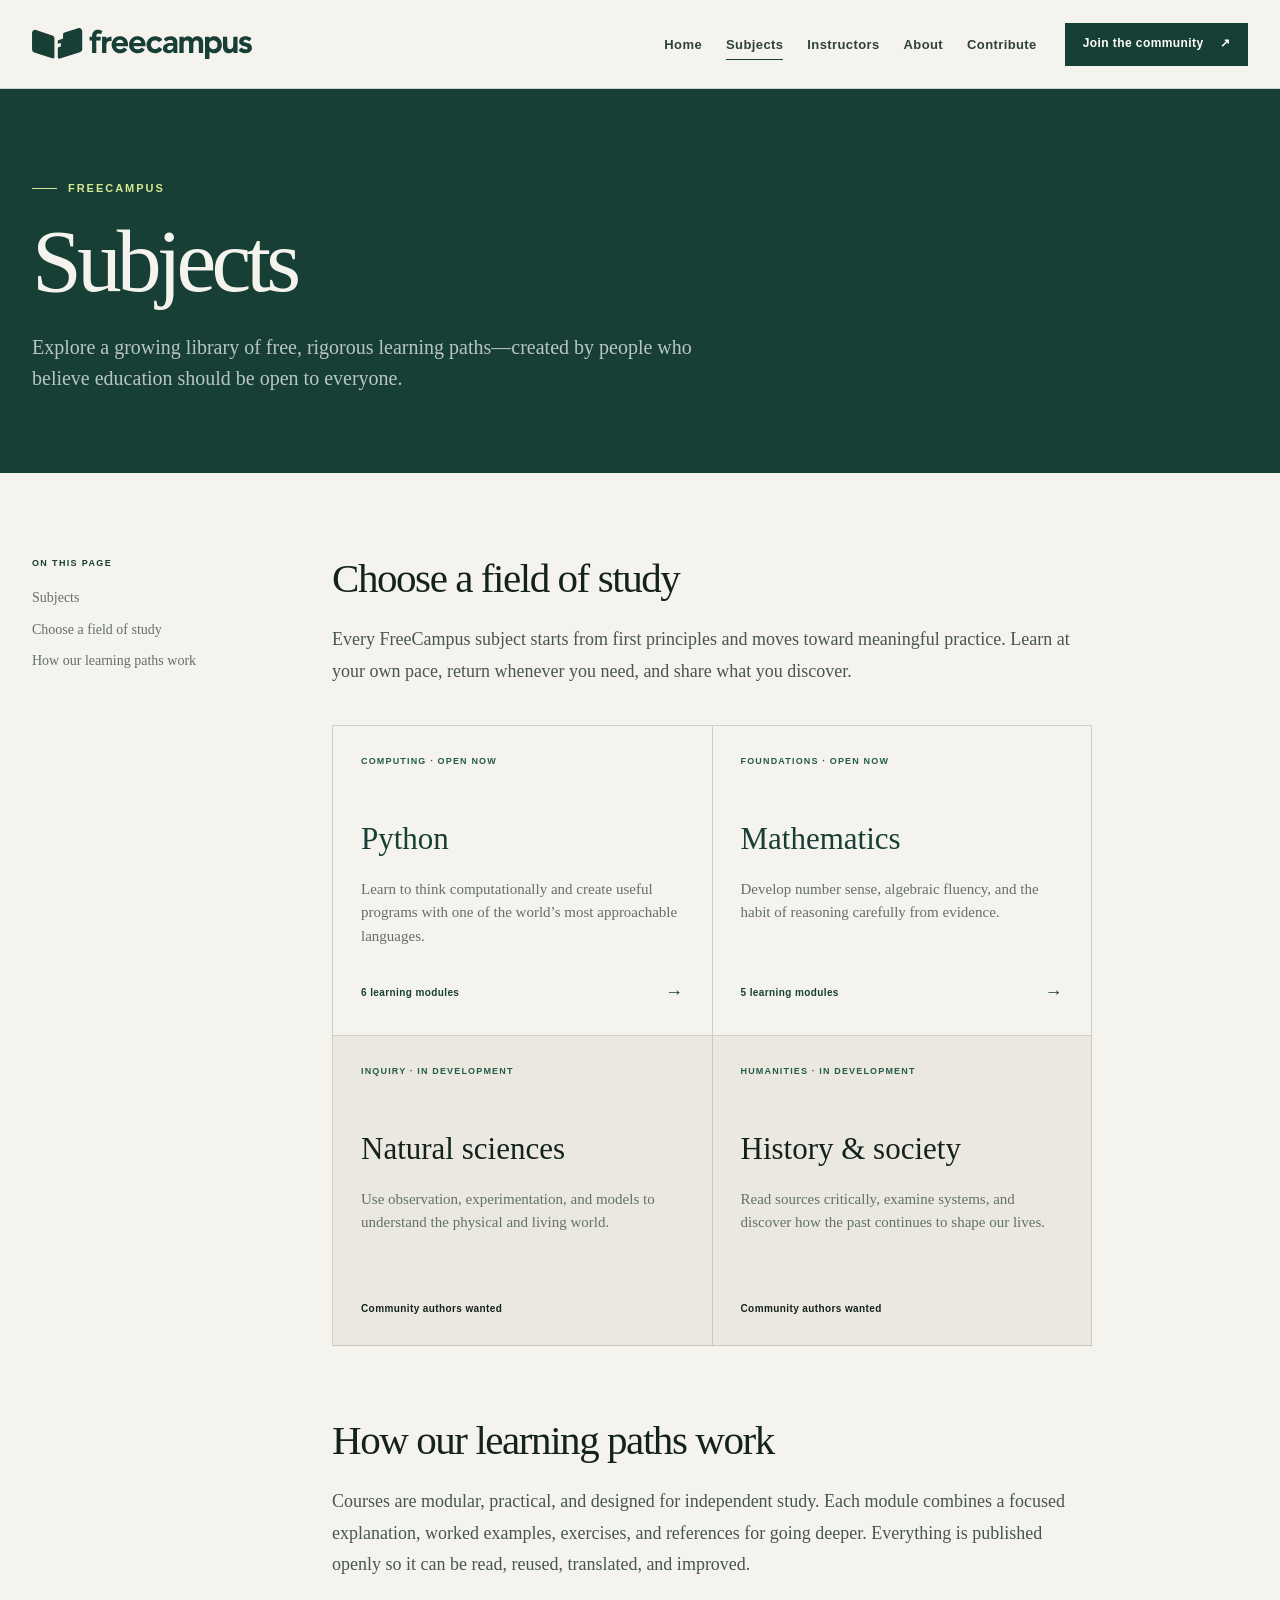
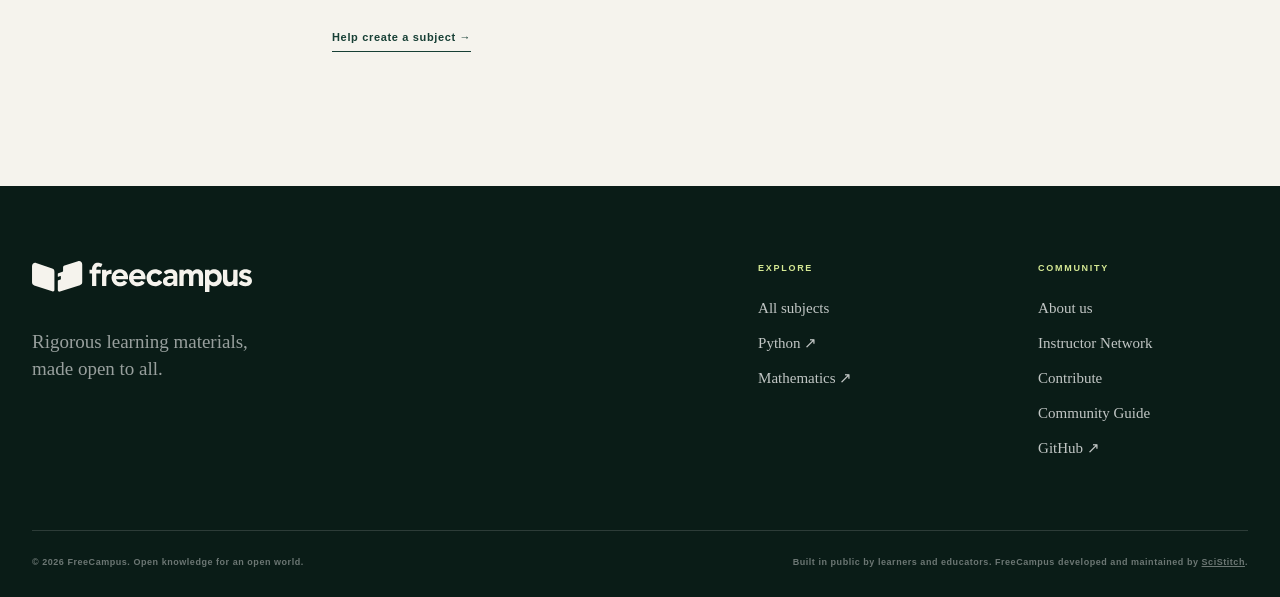
<file: subjects/index.html>
<!doctype html>
<html lang="en">
  <head>
    <meta charset="utf-8">
    <meta name="viewport" content="width=device-width, initial-scale=1">
    <meta name="description" content="Explore free community-built courses in Python, mathematics, science, and more.">
    <meta name="theme-color" content="#f4f2eb">
    <meta property="og:type" content="website">
    <meta property="og:title" content="Subjects · FreeCampus">
    <meta property="og:description" content="Explore free community-built courses in Python, mathematics, science, and more.">
    <title>Subjects · FreeCampus</title>
    <link rel="icon" href="../assets/images/favicon.svg" type="image/svg+xml">
    
      <link rel="stylesheet" href="../assets/stylesheets/main.css">
    
  </head>
  <body class="inner-page">
    <a class="skip-link" href="#main-content">Skip to content</a>

    <header class="site-header" data-header>
      <div class="shell nav-shell">
        <a class="brand" href=".." aria-label="FreeCampus home">
          <svg class="brand-logo" viewBox="0 0 1297 183" width="220" height="31" aria-hidden="true" focusable="false">
            <use href="../assets/images/brand.svg#logo"></use>
          </svg>
        </a>

        <button class="nav-toggle" type="button" aria-expanded="false" aria-controls="site-navigation" data-nav-toggle>
          <span class="sr-only">Open menu</span>
          <span></span><span></span>
        </button>

        <nav class="site-nav" id="site-navigation" aria-label="Main navigation" data-navigation>
          <ul>
            
              <li>
                
                  <a href="..">Home</a>
                
              </li>
            
              <li>
                
                  <a href="./" class="active" aria-current="page">Subjects</a>
                
              </li>
            
              <li>
                
                  <a href="../instructors/">Instructors</a>
                
              </li>
            
              <li>
                
                  <a href="../about/">About</a>
                
              </li>
            
              <li>
                
                  <a href="../contribute/">Contribute</a>
                
              </li>
            
          </ul>
          <a class="nav-cta" href="../contribute/">Join the community <span aria-hidden="true">↗</span></a>
        </nav>
      </div>
    </header>

    <main id="main-content">
      
        <header class="page-masthead">
          <div class="shell page-masthead-inner">
            <p class="eyebrow">FreeCampus</p>
            <h1>Subjects</h1>
            <p class="page-intro">Explore a growing library of free, rigorous learning paths—created by people who believe education should be open to everyone.</p>
          </div>
        </header>
      

      <div class="shell prose-layout">
        
          <aside class="page-aside" aria-label="Section navigation">
            <span>On this page</span>
            <a href="#main-content">Subjects</a>
            
              <a href="#choose-a-field-of-study">Choose a field of study</a>
            
              <a href="#how-our-learning-paths-work">How our learning paths work</a>
            
          </aside>
        
        <article class="prose">
          <h2 id="choose-a-field-of-study">Choose a field of study</h2>
<p>Every FreeCampus subject starts from first principles and moves toward meaningful practice. Learn at your own pace, return whenever you need, and share what you discover.</p>
<div class="catalog-grid">
  <a class="catalog-card" href="https://freecampus.org/python/" target="_blank" rel="noopener noreferrer">
    <span class="catalog-kicker">Computing · Open now</span>
    <h3>Python</h3>
    <p>Learn to think computationally and create useful programs with one of the world’s most approachable languages.</p>
    <span class="catalog-meta">6 learning modules <b>→</b></span>
  </a>
  <a class="catalog-card" href="https://freecampus.org/math/" target="_blank" rel="noopener noreferrer">
    <span class="catalog-kicker">Foundations · Open now</span>
    <h3>Mathematics</h3>
    <p>Develop number sense, algebraic fluency, and the habit of reasoning carefully from evidence.</p>
    <span class="catalog-meta">5 learning modules <b>→</b></span>
  </a>
  <article class="catalog-card catalog-card-muted" id="science">
    <span class="catalog-kicker">Inquiry · In development</span>
    <h3>Natural sciences</h3>
    <p>Use observation, experimentation, and models to understand the physical and living world.</p>
    <span class="catalog-meta">Community authors wanted</span>
  </article>
  <article class="catalog-card catalog-card-muted">
    <span class="catalog-kicker">Humanities · In development</span>
    <h3>History & society</h3>
    <p>Read sources critically, examine systems, and discover how the past continues to shape our lives.</p>
    <span class="catalog-meta">Community authors wanted</span>
  </article>
</div>

<h2 id="how-our-learning-paths-work">How our learning paths work</h2>
<p>Courses are modular, practical, and designed for independent study. Each module combines a focused explanation, worked examples, exercises, and references for going deeper. Everything is published openly so it can be read, reused, translated, and improved.</p>
<p><a class="inline-action" href="../contribute/">Help create a subject →</a></p>
        </article>
      </div>
    </main>

    <footer class="site-footer">
      <div class="shell footer-main">
        <div class="footer-statement">
          <a class="brand brand-footer" href=".." aria-label="FreeCampus home">
            <svg class="brand-logo" viewBox="0 0 1297 183" width="220" height="31" aria-hidden="true" focusable="false">
              <use href="../assets/images/brand.svg#logo"></use>
            </svg>
          </a>
          <p>Rigorous learning materials,<br>made open to all.</p>
        </div>
        <div class="footer-column">
          <h2>Explore</h2>
          <a href="./">All subjects</a>
          <a href="https://freecampus.org/python/" target="_blank" rel="noopener noreferrer">Python <span aria-hidden="true">↗</span></a>
          <a href="https://freecampus.org/math/" target="_blank" rel="noopener noreferrer">Mathematics <span aria-hidden="true">↗</span></a>
        </div>
        <div class="footer-column">
          <h2>Community</h2>
          <a href="../about/">About us</a>
          <a href="../instructors/">Instructor Network</a>
          <a href="../contribute/">Contribute</a>
          <a href="../community-guide/">Community Guide</a>
          <a href="https://github.com/freecampus">GitHub <span aria-hidden="true">↗</span></a>
        </div>
      </div>
      <div class="shell footer-bottom">
        <p>© 2026 FreeCampus. Open knowledge for an open world.</p>
        <p>Built in public by learners and educators. FreeCampus developed and maintained by <a href="https://scistitch.com/">SciStitch</a>.</p>
      </div>
    </footer>

    <script>
      (() => {
        const button = document.querySelector('[data-nav-toggle]');
        const navigation = document.querySelector('[data-navigation]');
        if (!button || !navigation) return;

        button.addEventListener('click', () => {
          const open = button.getAttribute('aria-expanded') === 'true';
          button.setAttribute('aria-expanded', String(!open));
          navigation.classList.toggle('is-open', !open);
          document.body.classList.toggle('menu-open', !open);
        });
      })();
    </script>
  </body>
</html>
</file>
<file: assets/stylesheets/main.css>
:root {
  --ink: #14221e;
  --muted: #63706b;
  --paper: #f5f3ed;
  --paper-deep: #ebe8df;
  --white: #fffefa;
  --green: #173f35;
  --green-bright: #235c4b;
  --green-pale: #dce9e0;
  --lime: #d6e994;
  --line: rgba(20, 34, 30, 0.17);
  --serif: Iowan Old Style, Baskerville, "Times New Roman", serif;
  --sans: Inter, ui-sans-serif, -apple-system, BlinkMacSystemFont, "Segoe UI", sans-serif;
  --shell: min(1240px, calc(100vw - 64px));
}

* { box-sizing: border-box; }

html {
  scroll-behavior: smooth;
  background: var(--paper);
}

body {
  margin: 0;
  color: var(--ink);
  background: var(--paper);
  font-family: var(--sans);
  font-size: 16px;
  line-height: 1.6;
  -webkit-font-smoothing: antialiased;
}

a { color: inherit; }

img, svg { display: block; max-width: 100%; }

.shell { width: var(--shell); margin-inline: auto; }

.sr-only {
  position: absolute;
  width: 1px;
  height: 1px;
  padding: 0;
  margin: -1px;
  overflow: hidden;
  clip: rect(0, 0, 0, 0);
  white-space: nowrap;
  border: 0;
}

.skip-link {
  position: fixed;
  z-index: 100;
  top: 12px;
  left: 12px;
  padding: 10px 15px;
  color: var(--white);
  background: var(--ink);
  transform: translateY(-160%);
}

.skip-link:focus { transform: translateY(0); }

.site-header {
  position: relative;
  z-index: 20;
  border-bottom: 1px solid var(--line);
  background: rgba(245, 243, 237, 0.94);
}

.nav-shell {
  display: flex;
  min-height: 88px;
  gap: 28px;
  align-items: center;
  justify-content: space-between;
}

.brand {
  display: inline-flex;
  align-items: center;
  flex: 0 0 auto;
  color: var(--green);
  text-decoration: none;
}

.brand-logo {
  width: 220px;
  height: auto;
  aspect-ratio: 1297 / 183;
  overflow: visible;
}

.brand:focus-visible {
  outline: 2px solid currentColor;
  outline-offset: 8px;
  border-radius: 2px;
}

.site-nav { display: flex; align-items: center; gap: 28px; }

.site-nav ul {
  display: flex;
  align-items: center;
  gap: 24px;
  padding: 0;
  margin: 0;
  list-style: none;
}

.site-nav ul a {
  position: relative;
  color: #30413b;
  font-size: 13px;
  font-weight: 600;
  letter-spacing: 0.03em;
  text-decoration: none;
}

.site-nav ul a::after {
  position: absolute;
  right: 0;
  bottom: -8px;
  left: 0;
  height: 1px;
  content: "";
  background: var(--green);
  transform: scaleX(0);
  transition: transform 180ms ease;
}

.site-nav ul a:hover::after,
.site-nav ul a.active::after { transform: scaleX(1); }

.nav-cta {
  display: inline-flex;
  min-height: 43px;
  align-items: center;
  gap: 16px;
  padding: 0 18px;
  color: var(--white);
  background: var(--green);
  font-size: 12px;
  font-weight: 700;
  letter-spacing: 0.035em;
  text-decoration: none;
  transition: background 180ms ease, transform 180ms ease;
}

.nav-cta:hover { background: var(--green-bright); transform: translateY(-2px); }
.nav-toggle { display: none; }

.eyebrow {
  display: flex;
  align-items: center;
  gap: 11px;
  margin: 0 0 23px;
  color: var(--green);
  font-size: 11px;
  font-weight: 800;
  letter-spacing: 0.18em;
  line-height: 1.2;
  text-transform: uppercase;
}

.eyebrow::before {
  display: block;
  width: 25px;
  height: 1px;
  content: "";
  background: currentColor;
}

.hero { overflow: hidden; padding-top: 64px; }

.hero-grid {
  display: grid;
  min-height: 500px;
  grid-template-columns: 1.03fr 0.97fr;
  align-items: center;
}

.hero-copy { position: relative; z-index: 2; padding: 18px 0 55px; }

.hero h1 {
  max-width: 780px;
  margin: 0;
  font-family: var(--serif);
  font-size: clamp(68px, 7.25vw, 108px);
  font-weight: 400;
  letter-spacing: -0.065em;
  line-height: 0.88;
}

.hero h1 em {
  color: var(--green-bright);
  font-weight: 400;
}

.hero-intro {
  max-width: 590px;
  margin: 31px 0 0;
  color: #475650;
  font-family: var(--serif);
  font-size: 20px;
  line-height: 1.55;
}

.hero-actions { display: flex; align-items: center; gap: 34px; margin-top: 30px; }

.button {
  display: inline-flex;
  min-height: 52px;
  align-items: center;
  justify-content: center;
  gap: 28px;
  padding: 0 22px;
  border: 1px solid transparent;
  font-size: 12px;
  font-weight: 800;
  letter-spacing: 0.055em;
  text-decoration: none;
  transition: background 180ms ease, border-color 180ms ease, color 180ms ease, transform 180ms ease;
}

.button:hover { transform: translateY(-2px); }
.button-primary { color: var(--white); background: var(--green); }
.button-primary:hover { background: var(--green-bright); }
.button-light { color: var(--green); background: var(--lime); }
.button-light:hover { color: var(--paper); background: var(--green-bright); }

.button-outline { border-color: var(--ink); }
.button-outline:hover { color: var(--paper); background: var(--ink); }

.text-link {
  display: inline-flex;
  align-items: center;
  gap: 10px;
  padding-bottom: 3px;
  border-bottom: 1px solid var(--ink);
  font-size: 12px;
  font-weight: 800;
  letter-spacing: 0.04em;
  text-decoration: none;
}

.text-link span { transition: transform 180ms ease; }
.text-link:hover span { transform: translate(2px, -2px); }

.hero-art {
  position: relative;
  width: 520px;
  height: 520px;
  justify-self: end;
  margin-right: -108px;
}

.orbital {
  position: absolute;
  border: 1px solid rgba(23, 63, 53, 0.24);
  border-radius: 50%;
}

.orbital-one { inset: 20px; }
.orbital-two { inset: 84px; border-style: dashed; }

.hero-seal {
  position: absolute;
  inset: 128px;
  display: flex;
  align-items: center;
  justify-content: center;
  flex-direction: column;
  border-radius: 50%;
  color: var(--paper);
  background: var(--green);
  box-shadow: 0 38px 70px rgba(23, 63, 53, 0.17);
}

.seal-logo {
  width: 50%;
  height: auto;
  aspect-ratio: 296 / 182;
  flex: 0 0 auto;
}

.seal-rule { width: 48px; height: 1px; margin: 20px 0 13px; background: rgba(255,255,255,.4); }
.seal-year { font-size: 8px; font-weight: 700; letter-spacing: .25em; }

.art-label {
  position: absolute;
  z-index: 2;
  display: flex;
  align-items: center;
  gap: 8px;
  padding: 8px 12px;
  color: var(--green);
  background: var(--lime);
  font-size: 9px;
  font-weight: 800;
  letter-spacing: .15em;
  text-transform: uppercase;
  transform: rotate(-7deg);
}

.art-label-one { top: 84px; right: 38px; }
.art-label-two { bottom: 77px; left: 11px; transform: rotate(6deg); }
.art-curve { position: absolute; inset: 0; width: 100%; height: 100%; color: rgba(23,63,53,.6); }

.hero-index {
  display: grid;
  grid-template-columns: repeat(3, 1fr);
  gap: 0;
  border-top: 1px solid var(--line);
}

.hero-index span {
  padding: 20px 0;
  color: var(--muted);
  font-size: 9px;
  font-weight: 700;
  letter-spacing: .16em;
  text-transform: uppercase;
}

.section { padding: 94px 0; }

.section-heading {
  display: grid;
  grid-template-columns: 1fr 1fr;
  gap: 80px;
  align-items: end;
  margin-bottom: 43px;
}

.section-heading h2,
.mission-intro h2 {
  margin: 0;
  font-family: var(--serif);
  font-size: clamp(48px, 5vw, 72px);
  font-weight: 400;
  letter-spacing: -0.045em;
  line-height: .98;
}

.section-heading > p {
  max-width: 510px;
  margin: 0 0 5px;
  color: var(--muted);
  font-family: var(--serif);
  font-size: 18px;
  line-height: 1.55;
}

.subject-grid { display: grid; grid-template-columns: repeat(4, 1fr); border-top: 1px solid var(--line); border-left: 1px solid var(--line); }

.subject-card {
  position: relative;
  display: flex;
  min-height: 330px;
  overflow: hidden;
  padding: 24px 25px 27px;
  justify-content: space-between;
  flex-direction: column;
  border-right: 1px solid var(--line);
  border-bottom: 1px solid var(--line);
  background: rgba(255,255,255,.17);
  text-decoration: none;
  transition: background 220ms ease, color 220ms ease, transform 220ms ease;
}

.subject-card:hover { z-index: 2; color: var(--white); background: var(--green); transform: translateY(-7px); }
.subject-featured { background: var(--white); }
.subject-more { background: var(--paper-deep); }

.subject-number { color: var(--muted); font-size: 9px; font-weight: 800; letter-spacing: .13em; }
.subject-card:hover .subject-number { color: rgba(255,255,255,.65); }

.subject-symbol {
  position: absolute;
  top: 66px;
  right: 24px;
  color: rgba(23,63,53,.12);
  font-family: ui-monospace, SFMono-Regular, Menlo, monospace;
  font-size: 60px;
  font-weight: 300;
  letter-spacing: -.1em;
  transition: color 220ms ease, transform 220ms ease;
}

.subject-symbol-serif { font-family: var(--serif); font-size: 82px; }
.subject-card:hover .subject-symbol { color: rgba(255,255,255,.13); transform: scale(1.1) rotate(-4deg); }

.subject-card-copy p { margin: 0 0 11px; color: var(--green-bright); font-size: 9px; font-weight: 800; letter-spacing: .18em; text-transform: uppercase; }
.subject-card:hover .subject-card-copy p { color: var(--lime); }
.subject-card-copy h3 { margin: 0 0 13px; font-family: var(--serif); font-size: 33px; font-weight: 400; letter-spacing: -.03em; }
.subject-card-copy > span { display: block; max-width: 230px; color: var(--muted); font-family: var(--serif); font-size: 15px; line-height: 1.5; }
.subject-card:hover .subject-card-copy > span { color: rgba(255,255,255,.7); }

.card-arrow { position: absolute; top: 21px; right: 25px; font-size: 20px; transition: transform 180ms ease; }
.subject-card:hover .card-arrow { transform: translate(3px, -3px); }

.compact-mission { padding: 92px 0; color: var(--paper); background: var(--green); }
.compact-mission .eyebrow { color: var(--lime); }
.mission-grid { display: grid; grid-template-columns: .9fr 1.1fr; gap: 105px; align-items: center; }
.mission-intro h2 { margin-bottom: 24px; font-size: clamp(45px, 4.5vw, 64px); }
.mission-intro > p:not(.eyebrow) { max-width: 495px; margin: 0; color: rgba(255,255,255,.67); font-family: var(--serif); font-size: 17px; line-height: 1.6; }
.mission-actions { display: flex; align-items: center; gap: 31px; margin-top: 29px; }
.text-link-light { color: var(--paper); border-color: rgba(255,255,255,.7); }
.mission-principles { border-top: 1px solid rgba(255,255,255,.22); }
.mission-principles article { display: grid; grid-template-columns: 48px 1fr; gap: 18px; padding: 23px 0; border-bottom: 1px solid rgba(255,255,255,.22); }
.mission-principles article > span { color: var(--lime); font-family: var(--serif); font-size: 14px; font-style: italic; }
.mission-principles h3 { margin: 0 0 4px; font-family: var(--serif); font-size: 22px; font-weight: 400; }
.mission-principles p { margin: 0; color: rgba(255,255,255,.6); font-family: var(--serif); font-size: 14px; line-height: 1.5; }

.site-footer { padding-top: 75px; color: rgba(255,255,255,.75); background: #0a1c17; }
.footer-main { display: grid; grid-template-columns: 1fr .32fr .32fr; gap: 70px; padding-bottom: 70px; }
.brand-footer { color: var(--paper); }
.footer-statement p { margin: 28px 0 0; color: rgba(255,255,255,.58); font-family: var(--serif); font-size: 19px; line-height: 1.45; }
.footer-column { display: flex; align-items: flex-start; flex-direction: column; gap: 11px; }
.footer-column h2 { margin: 0 0 10px; color: var(--lime); font-size: 9px; letter-spacing: .19em; text-transform: uppercase; }
.footer-column a { font-family: var(--serif); font-size: 15px; text-decoration: none; }
.footer-column a:hover { color: var(--white); }
.footer-bottom { display: flex; padding: 24px 0 27px; justify-content: space-between; border-top: 1px solid rgba(255,255,255,.14); }
.footer-bottom p { margin: 0; color: rgba(255,255,255,.4); font-size: 9px; font-weight: 600; letter-spacing: .06em; }

/* Interior pages */
.page-masthead { padding: 93px 0 79px; color: var(--paper); background: var(--green); }
.page-masthead .eyebrow { color: var(--lime); }
.page-masthead h1 { max-width: 850px; margin: 0; font-family: var(--serif); font-size: clamp(57px, 7vw, 94px); font-weight: 400; letter-spacing: -.055em; line-height: .97; }
.page-intro { max-width: 710px; margin: 27px 0 0; color: rgba(255,255,255,.7); font-family: var(--serif); font-size: 20px; line-height: 1.55; }

.prose-layout { display: grid; grid-template-columns: 215px minmax(0, 760px); gap: 85px; padding-top: 83px; padding-bottom: 116px; }
.page-aside { position: sticky; top: 30px; display: flex; height: max-content; align-items: flex-start; flex-direction: column; gap: 9px; }
.page-aside span { margin-bottom: 8px; color: var(--green); font-size: 9px; font-weight: 800; letter-spacing: .15em; text-transform: uppercase; }
.page-aside a { color: var(--muted); font-family: var(--serif); font-size: 14px; text-decoration: none; }
.page-aside a:hover { color: var(--green); }

.prose > h2:first-child { margin-top: 0; }
.prose h2 { margin: 72px 0 23px; font-family: var(--serif); font-size: 41px; font-weight: 400; letter-spacing: -.035em; line-height: 1.1; }
.prose h3 { font-family: var(--serif); font-size: 24px; font-weight: 400; }
.prose > p, .prose > ol, .prose > ul { color: #475650; font-family: var(--serif); font-size: 18px; line-height: 1.75; }
.prose > ol, .prose > ul { padding-left: 24px; }
.prose > ol li, .prose > ul li { padding-left: 6px; margin-bottom: 9px; }
.prose a { color: var(--green); text-decoration-color: rgba(23,63,53,.4); text-underline-offset: 3px; }

.catalog-grid { display: grid; grid-template-columns: 1fr 1fr; margin: 38px 0 20px; border-top: 1px solid var(--line); border-left: 1px solid var(--line); }
.catalog-card { display: flex; min-height: 310px; padding: 28px; justify-content: flex-start; flex-direction: column; border-right: 1px solid var(--line); border-bottom: 1px solid var(--line); text-decoration: none; transition: color 180ms ease, background 180ms ease, transform 180ms ease; }
a.catalog-card:hover { z-index: 1; color: var(--white); background: var(--green); transform: translateY(-4px); }
.catalog-kicker { color: var(--green-bright); font-size: 9px; font-weight: 800; letter-spacing: .13em; text-transform: uppercase; }
a.catalog-card:hover .catalog-kicker { color: var(--lime); }
.catalog-card h3 { margin: 45px 0 15px; font-size: 31px; }
.catalog-card p { margin: 0; color: var(--muted); font-family: var(--serif); font-size: 15px; line-height: 1.55; }
a.catalog-card:hover p { color: rgba(255,255,255,.65); }
.catalog-meta { display: flex; align-items: center; justify-content: space-between; margin-top: auto; padding-top: 24px; font-size: 10px; font-weight: 700; letter-spacing: .04em; }
.catalog-meta b { font-size: 18px; }
.catalog-card-muted { background: var(--paper-deep); }

.module-list { margin: 39px 0 45px; border-top: 1px solid var(--line); }
.module-list > div { display: grid; grid-template-columns: 48px 1fr 1.4fr; gap: 20px; align-items: baseline; padding: 23px 0; border-bottom: 1px solid var(--line); }
.module-list span { color: var(--green-bright); font-family: var(--serif); font-size: 13px; font-style: italic; }
.module-list h3 { margin: 0; font-size: 20px; }
.module-list p { margin: 0; color: var(--muted); font-family: var(--serif); font-size: 15px; }

.principles-grid, .contribution-grid { display: grid; grid-template-columns: 1fr 1fr; margin: 37px 0; border-top: 1px solid var(--line); border-left: 1px solid var(--line); }
.principles-grid > div, .contribution-grid > div { min-height: 235px; padding: 24px; border-right: 1px solid var(--line); border-bottom: 1px solid var(--line); }
.principles-grid span, .contribution-grid span { color: var(--green-bright); font-size: 9px; font-weight: 800; letter-spacing: .14em; text-transform: uppercase; }
.principles-grid h3, .contribution-grid h3 { margin: 42px 0 10px; }
.principles-grid p, .contribution-grid p { margin: 0; color: var(--muted); font-family: var(--serif); font-size: 15px; line-height: 1.55; }

.admonition { padding: 22px 25px; margin: 39px 0; border-left: 3px solid var(--green); background: var(--paper-deep); }
.admonition-title { margin: 0 0 7px; color: var(--green); font-size: 10px; font-weight: 800; letter-spacing: .12em; text-transform: uppercase; }
.admonition p:last-child { margin-bottom: 0; color: var(--muted); font-family: var(--serif); }
.inline-action { display: inline-flex; margin-top: 16px; padding: 13px 0 4px; border-bottom: 1px solid var(--green); font-family: var(--sans); font-size: 11px; font-weight: 800; letter-spacing: .06em; text-decoration: none !important; }

.instructor-grid { display: grid; grid-template-columns: repeat(2, minmax(0, 1fr)); margin: 37px 0; border-top: 1px solid var(--line); border-left: 1px solid var(--line); }
.instructor-card { display: flex; flex-direction: column; align-items: flex-start; padding: 24px; border-right: 1px solid var(--line); border-bottom: 1px solid var(--line); background: var(--white); }
.instructor-portrait { width: 100%; height: auto; aspect-ratio: 3 / 4; object-fit: cover; object-position: center top; margin-bottom: 24px; background: var(--paper-deep); }
.instructor-card .instructor-role { margin: 0; color: var(--green-bright); font-family: var(--sans); font-size: 9px; font-weight: 800; letter-spacing: .14em; text-transform: uppercase; }
.instructor-card h3 { margin: 28px 0 15px; }
.instructor-card p { margin: 0 0 20px; color: var(--muted); font-family: var(--serif); font-size: 16px; line-height: 1.6; }
.instructor-expertise strong { display: block; margin-bottom: 6px; color: var(--green); font-family: var(--sans); font-size: 10px; letter-spacing: .08em; text-transform: uppercase; }
.instructor-card .inline-action { margin-top: auto; }

@media (max-width: 1050px) {
  :root { --shell: min(calc(100% - 44px), 920px); }
  .nav-shell { gap: 20px; }
  .site-nav { gap: 16px; }
  .site-nav ul { gap: 16px; }
  .nav-cta { display: none; }
  .hero { padding-top: 65px; }
  .hero-grid { grid-template-columns: 1.08fr .92fr; }
  .hero-art { width: 460px; height: 460px; margin-right: -110px; }
  .hero-seal { inset: 115px; }
  .orbital-two { inset: 75px; }
  .subject-grid { grid-template-columns: repeat(2, 1fr); }
  .subject-card { min-height: 310px; }
  .mission-grid { gap: 60px; }
}

@media (max-width: 760px) {
  :root { --shell: calc(100vw - 36px); }
  body.menu-open { overflow: hidden; }
  .nav-shell { min-height: 72px; }
  .brand-logo { width: 190px; }
  .nav-toggle { display: flex; width: 40px; height: 40px; padding: 12px 7px; align-items: stretch; justify-content: center; flex-direction: column; gap: 6px; border: 0; background: transparent; }
  .nav-toggle > span:not(.sr-only) { display: block; width: 25px; height: 1px; background: var(--ink); transition: transform 180ms ease; }
  .nav-toggle[aria-expanded="true"] > span:nth-last-child(2) { transform: translateY(3.5px) rotate(45deg); }
  .nav-toggle[aria-expanded="true"] > span:last-child { transform: translateY(-3.5px) rotate(-45deg); }
  .site-nav { position: fixed; z-index: -1; inset: 72px 0 0; display: none; padding: 38px 25px; align-items: stretch; flex-direction: column; gap: 32px; background: var(--paper); }
  .site-nav.is-open { display: flex; }
  .site-nav ul { align-items: stretch; flex-direction: column; gap: 0; }
  .site-nav li { border-bottom: 1px solid var(--line); }
  .site-nav ul a { display: block; padding: 17px 0; font-family: var(--serif); font-size: 27px; font-weight: 400; }
  .site-nav ul a::after { display: none; }
  .nav-cta { display: inline-flex; justify-content: space-between; }

  .hero { padding-top: 54px; }
  .hero-grid { display: block; min-height: 0; }
  .hero-copy { padding: 0; }
  .hero h1 { font-size: clamp(57px, 17vw, 78px); }
  .hero-intro { margin-top: 27px; font-size: 18px; }
  .hero-actions { align-items: flex-start; flex-direction: column; gap: 22px; }
  .hero-art { width: 360px; height: 360px; margin: 22px -70px 3px auto; }
  .hero-seal { inset: 90px; }
  .orbital-two { inset: 59px; }
  .seal-rule { margin: 13px 0 9px; }
  .art-label-one { top: 53px; right: 9px; }
  .art-label-two { bottom: 51px; left: 3px; }
  .hero-index { grid-template-columns: 1fr; padding: 13px 0; }
  .hero-index span { padding: 5px 0; }

  .section { padding: 70px 0; }
  .section-heading { display: block; margin-bottom: 38px; }
  .section-heading > p { margin-top: 22px; }
  .section-heading h2, .mission-intro h2 { font-size: 46px; }
  .subject-grid { grid-template-columns: 1fr; }
  .subject-card { min-height: 255px; }

  .compact-mission { padding: 70px 0; }
  .mission-grid { grid-template-columns: 1fr; gap: 48px; }
  .mission-actions { align-items: flex-start; flex-direction: column; gap: 21px; }

  .footer-main { grid-template-columns: 1fr 1fr; }
  .footer-statement { grid-column: 1 / -1; }
  .footer-bottom { flex-direction: column; gap: 6px; }

  .page-masthead { padding: 65px 0 58px; }
  .page-masthead h1 { font-size: 55px; }
  .page-intro { font-size: 18px; }
  .prose-layout { display: block; padding-top: 55px; padding-bottom: 80px; }
  .page-aside { display: none; }
  .prose h2 { margin-top: 58px; font-size: 35px; }
  .catalog-grid, .principles-grid, .contribution-grid, .instructor-grid { grid-template-columns: 1fr; }
  .catalog-card { min-height: 270px; }
  .module-list > div { grid-template-columns: 35px 1fr; }
  .module-list p { grid-column: 2; }
}

@media (prefers-reduced-motion: reduce) {
  html { scroll-behavior: auto; }
  *, *::before, *::after { scroll-behavior: auto !important; transition-duration: .01ms !important; }
}
</file>
